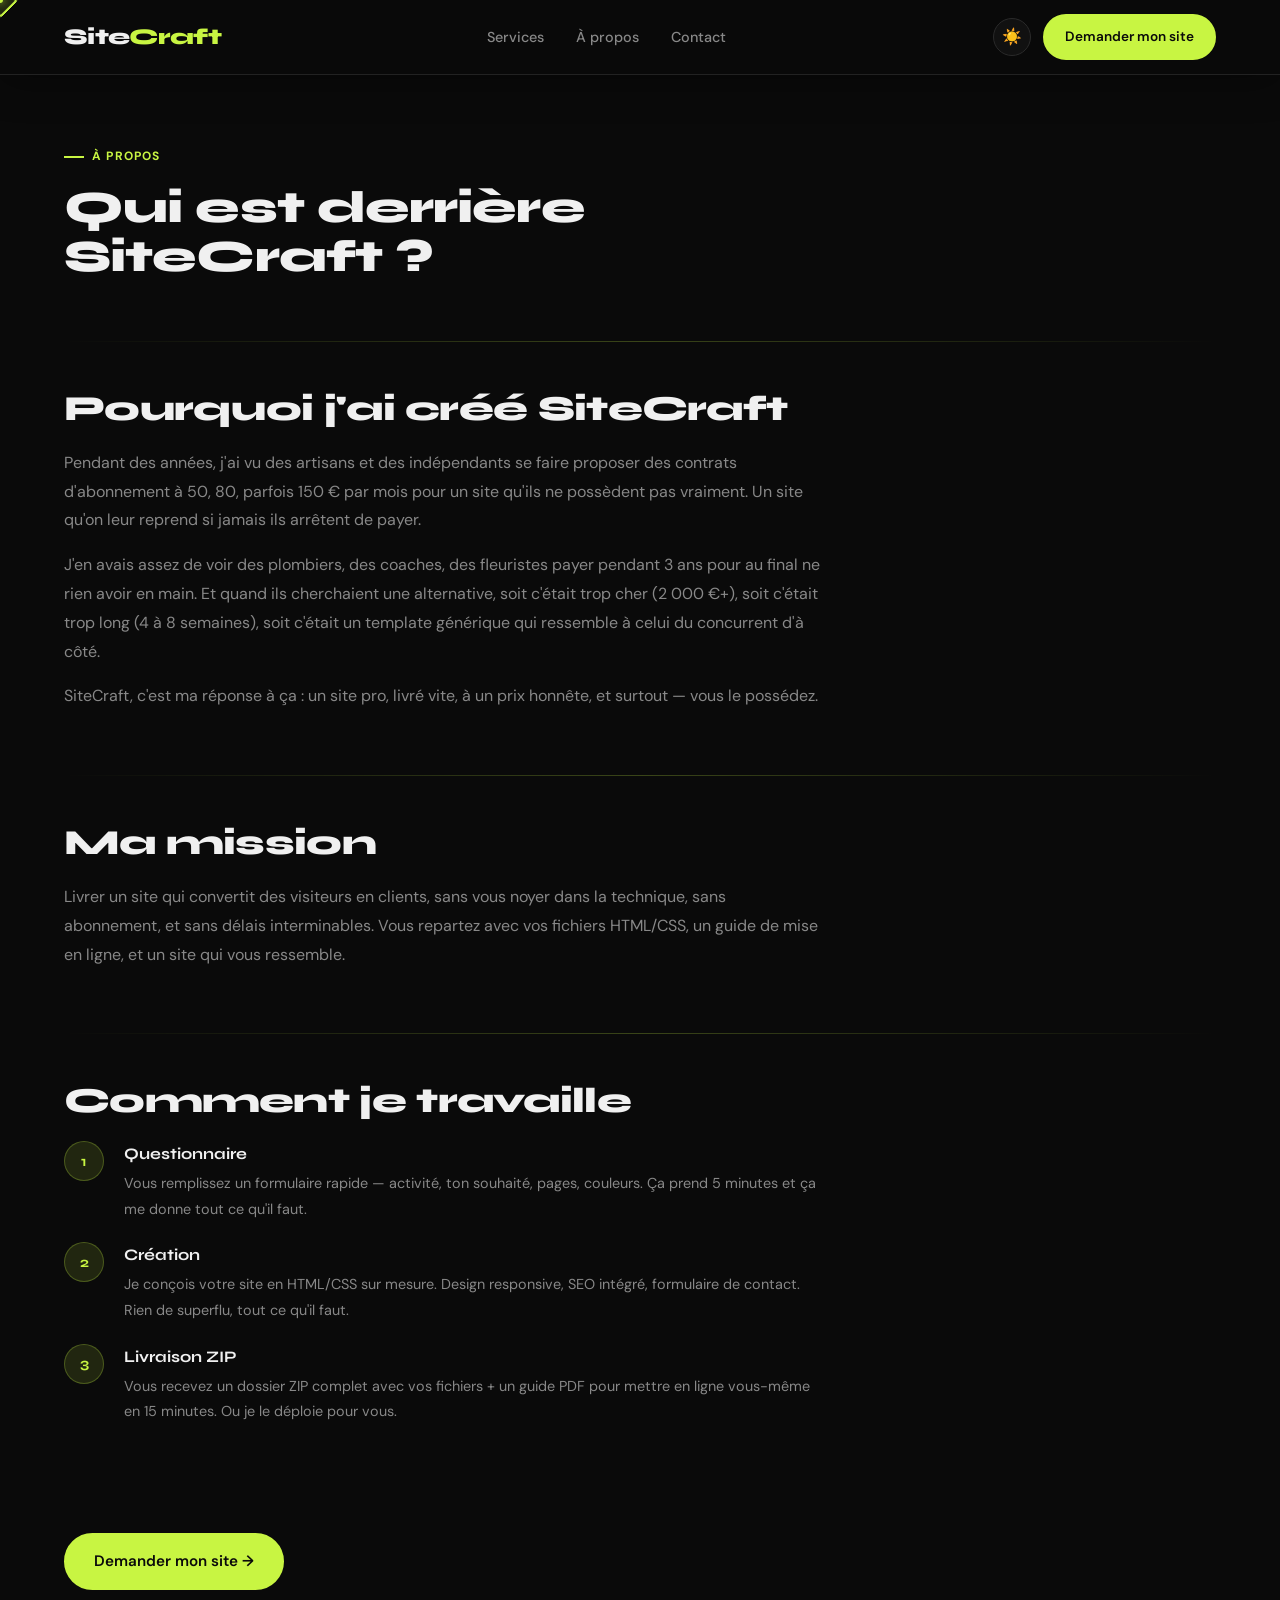
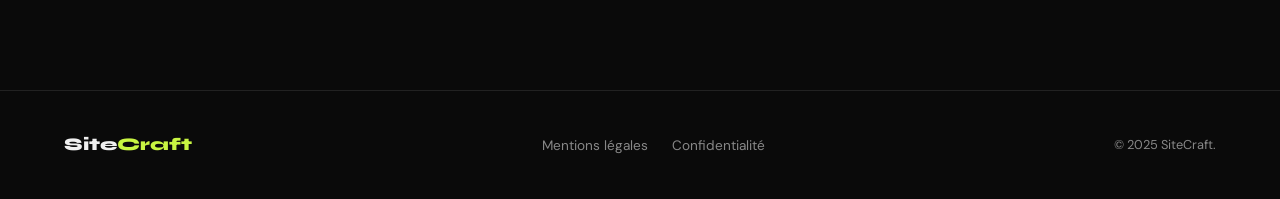
<file: a-propos.html>
<!DOCTYPE html>
<html lang="fr">
<head>
  <meta charset="UTF-8" />
  <meta name="viewport" content="width=device-width, initial-scale=1.0" />
  <title>À propos — SiteCraft</title>
  <meta name="description" content="Découvrez qui est derrière SiteCraft. Un freelance passionné qui crée des sites web pros, rapides et sans abonnement pour artisans et indépendants." />
  <link rel="canonical" href="https://sitecraft.fr/a-propos.html" />
  <meta name="robots" content="index, follow" />
  <link rel="stylesheet" href="styles.css" />
  <style>
    /* ── Cursor : diamant → carré sur hover ── */
    .cursor {
      width: 26px;
      height: 26px;
      border: 2px solid var(--accent);
      border-radius: 4px;
      background: var(--accent-dim);
      transform: translate(-50%, -50%) rotate(45deg);
      transition: width .3s cubic-bezier(.16,1,.3,1),
                  height .3s cubic-bezier(.16,1,.3,1),
                  transform .3s cubic-bezier(.16,1,.3,1),
                  box-shadow .3s;
    }
    .cursor.hover {
      width: 46px;
      height: 46px;
      transform: translate(-50%, -50%) rotate(0deg);
      box-shadow: 0 0 20px var(--accent-glow);
    }
    .cursor-dot {
      width: 6px;
      height: 6px;
      background: var(--accent);
      box-shadow: 0 0 8px var(--accent);
    }

    /* ── Page layout ── */
    .about-hero {
      padding: 140px 0 60px;
      max-width: 760px;
    }
    .about-section {
      padding: 48px 0;
      max-width: 760px;
    }
    .about-section h2 {
      margin-bottom: 20px;
    }
    .about-section p {
      color: var(--muted);
      line-height: 1.8;
      margin-bottom: 16px;
    }
    .steps-list {
      display: flex;
      flex-direction: column;
      gap: 20px;
      margin-top: 8px;
    }
    .step-row {
      display: flex;
      align-items: flex-start;
      gap: 20px;
    }
    .step-num {
      flex-shrink: 0;
      width: 40px;
      height: 40px;
      border-radius: 50%;
      background: var(--accent-dim);
      border: 1px solid rgba(200,245,66,.25);
      color: var(--accent);
      font-family: 'Syne', sans-serif;
      font-weight: 700;
      font-size: .9rem;
      display: flex;
      align-items: center;
      justify-content: center;
    }
    .step-body strong {
      display: block;
      font-family: 'Syne', sans-serif;
      font-weight: 700;
      margin-bottom: 4px;
    }
    .step-body p {
      margin: 0;
      font-size: .9rem;
    }
    .about-cta {
      padding: 60px 0 100px;
    }
    hr.divider {
      border: none;
      height: 1px;
      background: linear-gradient(90deg, transparent, var(--accent), transparent);
      opacity: .25;
      margin: 0;
    }
  </style>
</head>
<body>

<div class="cursor" id="cursor"></div>
<div class="cursor-dot" id="cursorDot"></div>

<nav class="navbar scrolled">
  <div class="container">
    <a href="index.html" class="navbar-logo">Site<span>Craft</span></a>
    <ul class="navbar-links">
      <li><a href="services.html">Services</a></li>
      <li><a href="a-propos.html">À propos</a></li>
      <li><a href="contact.html">Contact</a></li>
    </ul>
    <div style="display:flex;align-items:center;gap:12px;">
      <button class="theme-toggle" id="themeToggle" aria-label="Changer le thème">☀️</button>
      <a href="questionnaire.html" class="btn btn-primary" style="padding:10px 20px;font-size:0.85rem;">Demander mon site</a>
    </div>
  </div>
</nav>

<main>
  <div class="container">

    <!-- H1 -->
    <div class="about-hero fade-up">
      <p class="section-label">À propos</p>
      <h1>Qui est derrière SiteCraft ?</h1>
    </div>

    <hr class="divider" />

    <!-- Section 1 : Pourquoi -->
    <div class="about-section fade-up" data-delay="100">
      <h2>Pourquoi j'ai créé SiteCraft</h2>
      <p>
        Pendant des années, j'ai vu des artisans et des indépendants se faire proposer des contrats d'abonnement à 50, 80, parfois 150 € par mois pour un site qu'ils ne possèdent pas vraiment. Un site qu'on leur reprend si jamais ils arrêtent de payer.
      </p>
      <p>
        J'en avais assez de voir des plombiers, des coaches, des fleuristes payer pendant 3 ans pour au final ne rien avoir en main. Et quand ils cherchaient une alternative, soit c'était trop cher (2 000 €+), soit c'était trop long (4 à 8 semaines), soit c'était un template générique qui ressemble à celui du concurrent d'à côté.
      </p>
      <p>
        SiteCraft, c'est ma réponse à ça : un site pro, livré vite, à un prix honnête, et surtout — vous le possédez.
      </p>
    </div>

    <hr class="divider" />

    <!-- Section 2 : Mission -->
    <div class="about-section fade-up" data-delay="150">
      <h2>Ma mission</h2>
      <p>
        Livrer un site qui convertit des visiteurs en clients, sans vous noyer dans la technique, sans abonnement, et sans délais interminables. Vous repartez avec vos fichiers HTML/CSS, un guide de mise en ligne, et un site qui vous ressemble.
      </p>
    </div>

    <hr class="divider" />

    <!-- Section 3 : Comment je travaille -->
    <div class="about-section fade-up" data-delay="200">
      <h2>Comment je travaille</h2>
      <div class="steps-list">
        <div class="step-row">
          <div class="step-num">1</div>
          <div class="step-body">
            <strong>Questionnaire</strong>
            <p>Vous remplissez un formulaire rapide — activité, ton souhaité, pages, couleurs. Ça prend 5 minutes et ça me donne tout ce qu'il faut.</p>
          </div>
        </div>
        <div class="step-row">
          <div class="step-num">2</div>
          <div class="step-body">
            <strong>Création</strong>
            <p>Je conçois votre site en HTML/CSS sur mesure. Design responsive, SEO intégré, formulaire de contact. Rien de superflu, tout ce qu'il faut.</p>
          </div>
        </div>
        <div class="step-row">
          <div class="step-num">3</div>
          <div class="step-body">
            <strong>Livraison ZIP</strong>
            <p>Vous recevez un dossier ZIP complet avec vos fichiers + un guide PDF pour mettre en ligne vous-même en 15 minutes. Ou je le déploie pour vous.</p>
          </div>
        </div>
      </div>
    </div>

    <!-- CTA -->
    <div class="about-cta fade-up" data-delay="250">
      <a href="questionnaire.html" class="btn btn-primary btn-lg">Demander mon site →</a>
    </div>

  </div>
</main>

<footer>
  <div class="container">
    <div class="footer-inner">
      <div class="footer-logo">Site<span>Craft</span></div>
      <ul class="footer-links">
        <li><a href="mentions-legales.html">Mentions légales</a></li>
        <li><a href="politique-confidentialite.html">Confidentialité</a></li>
      </ul>
      <p class="footer-copy">© 2025 SiteCraft.</p>
    </div>
  </div>
</footer>

<script>
const cursor=document.getElementById('cursor');
const cursorDot=document.getElementById('cursorDot');
let mouseX=0,mouseY=0,curX=0,curY=0;
document.addEventListener('mousemove',e=>{mouseX=e.clientX;mouseY=e.clientY;cursorDot.style.left=mouseX+'px';cursorDot.style.top=mouseY+'px';});
function ac(){curX+=(mouseX-curX)*0.12;curY+=(mouseY-curY)*0.12;cursor.style.left=curX+'px';cursor.style.top=curY+'px';requestAnimationFrame(ac);}ac();
document.querySelectorAll('a,button').forEach(el=>{
  el.addEventListener('mouseenter',()=>cursor.classList.add('hover'));
  el.addEventListener('mouseleave',()=>cursor.classList.remove('hover'));
});
const themeToggle=document.getElementById('themeToggle');
const html=document.documentElement;
const savedTheme=localStorage.getItem('theme')||'dark';
html.setAttribute('data-theme',savedTheme);
if(themeToggle){themeToggle.textContent=savedTheme==='light'?'🌙':'☀️';themeToggle.addEventListener('click',()=>{const c=html.getAttribute('data-theme');const n=c==='dark'?'light':'dark';html.setAttribute('data-theme',n);localStorage.setItem('theme',n);themeToggle.textContent=n==='light'?'🌙':'☀️';});}
document.querySelectorAll('.fade-up').forEach(el=>{el.style.opacity='0';el.style.transform='translateY(30px)';setTimeout(()=>{el.style.transition='opacity 0.7s ease, transform 0.7s ease';el.style.opacity='1';el.style.transform='translateY(0)';},(parseInt(el.dataset.delay)||0));});
</script>
</body>
</html>
</file>
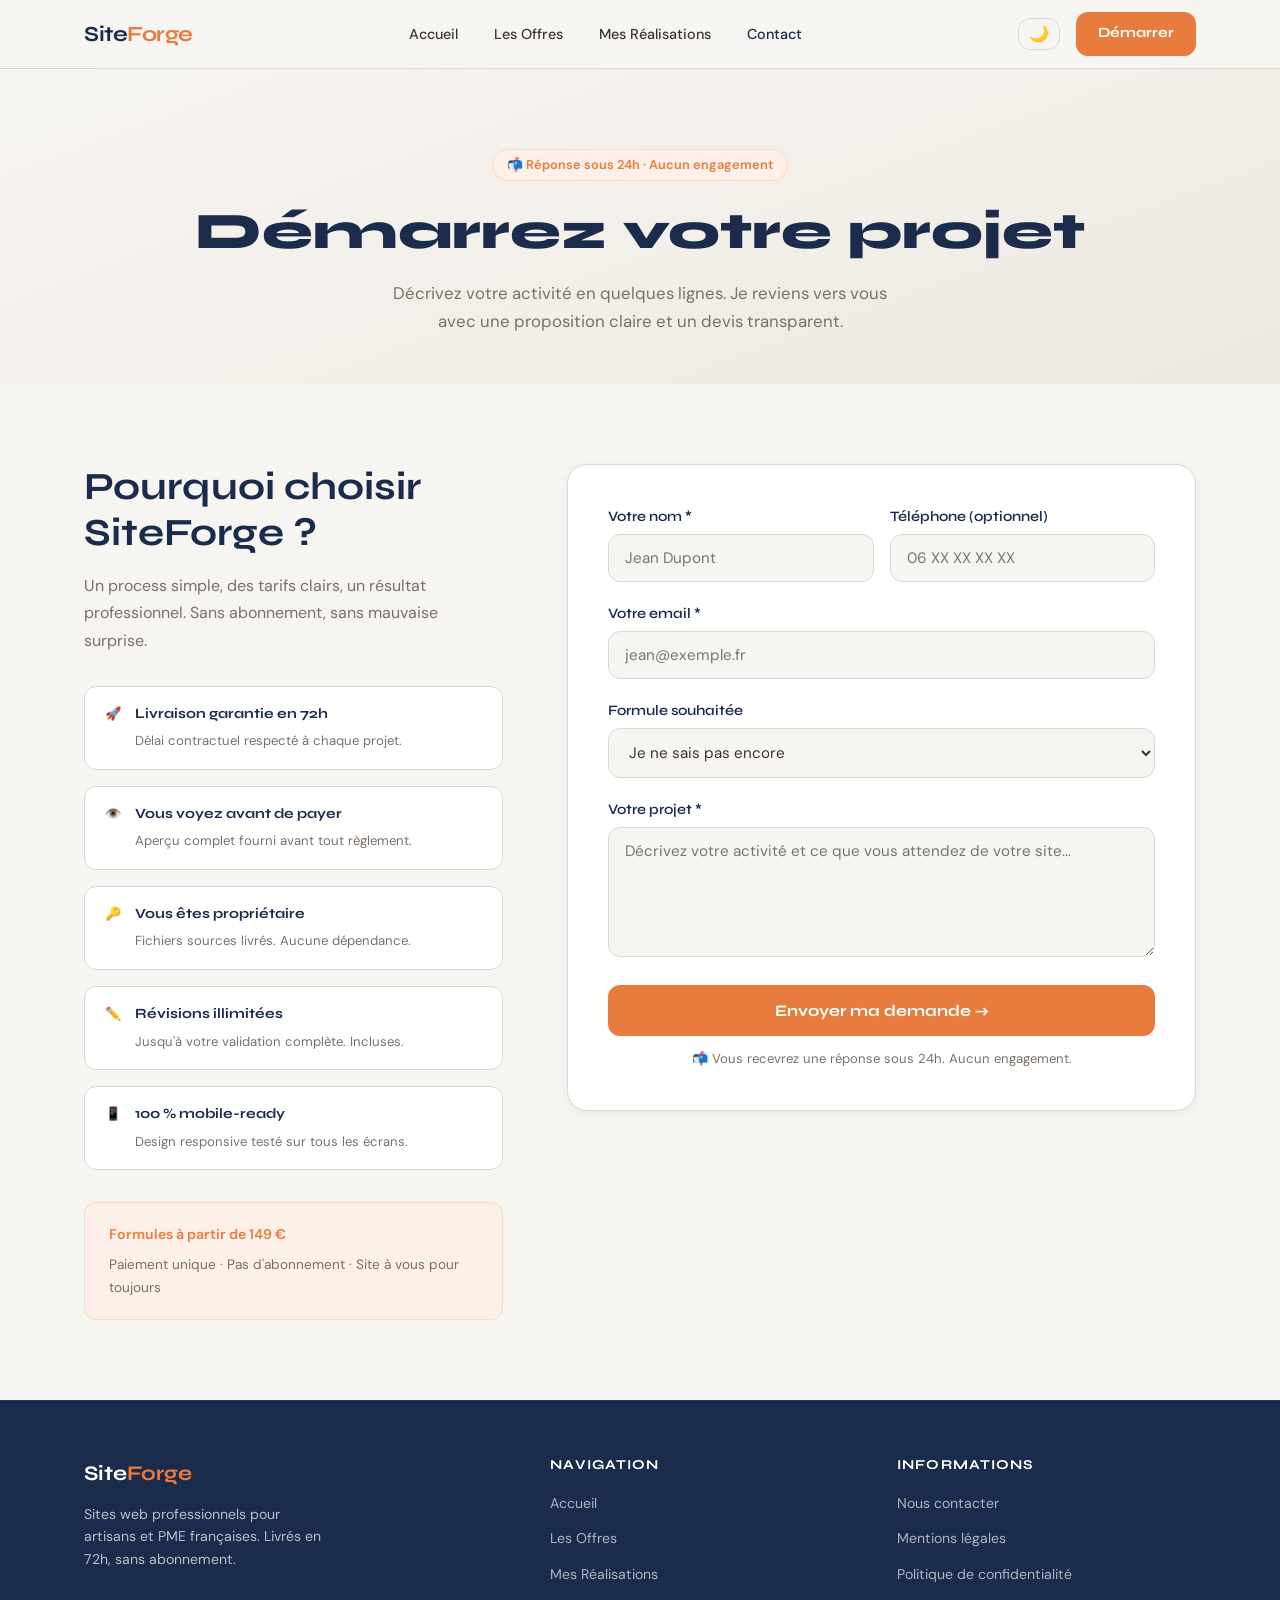
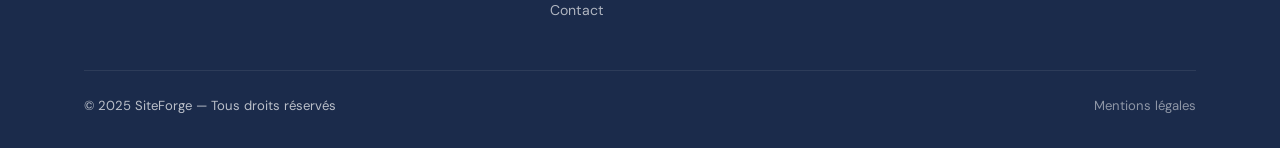
<file: contact.html>
<!DOCTYPE html>
<html lang="fr">
<head>
  <script>document.documentElement.setAttribute('data-theme',localStorage.getItem('siteforge-theme')||'light');</script>
  <meta charset="UTF-8" />
  <meta name="viewport" content="width=device-width, initial-scale=1.0" />
  <meta name="robots" content="index, follow" />
  <title>Contact — SiteForge</title>
  <meta name="description" content="Démarrez votre projet de site web avec SiteForge. Répondez en 2 minutes, recevez votre site en 72h. Aucun engagement." />
  <meta name="author" content="SiteForge" />
  <link rel="canonical" href="https://siteforge.fr/contact.html" />
  <meta property="og:type" content="website" />
  <meta property="og:url" content="https://siteforge.fr/contact.html" />
  <meta property="og:title" content="Contact — SiteForge" />
  <meta property="og:description" content="Démarrez votre projet de site web. Réponse sous 24h. Aucun engagement." />
  <meta property="og:locale" content="fr_FR" />
  <link rel="preconnect" href="https://fonts.googleapis.com" />
  <link rel="preconnect" href="https://fonts.gstatic.com" crossorigin />
  <link href="https://fonts.googleapis.com/css2?family=Syne:wght@600;700;800&family=DM+Sans:wght@300;400;500;600&display=swap" rel="stylesheet" />
  <link rel="stylesheet" href="style.css" />
</head>
<body>

<!-- ══════════════════════ MOBILE NAV ══════════════════════ -->
<nav class="navbar-mobile" id="mobileNav" aria-label="Navigation mobile">
  <button class="mobile-close" id="mobileClose" aria-label="Fermer le menu">✕</button>
  <a href="index.html">Accueil</a>
  <a href="index.html#offres">Les Offres</a>
  <a href="realisations.html">Mes Réalisations</a>
  <a href="contact.html">Contact</a>
  <a href="contact.html" class="btn-accent" style="margin-top:8px;">Démarrer</a>
</nav>

<!-- ══════════════════════ NAVBAR ══════════════════════ -->
<nav class="navbar" id="navbar" aria-label="Navigation principale">
  <div class="container">
    <a href="index.html" class="navbar-logo">Site<span>Forge</span></a>
    <ul class="navbar-links">
      <li><a href="index.html">Accueil</a></li>
      <li><a href="index.html#offres">Les Offres</a></li>
      <li><a href="realisations.html">Mes Réalisations</a></li>
      <li><a href="contact.html" class="active">Contact</a></li>
    </ul>
    <div class="navbar-cta">
      <button class="theme-toggle" id="themeToggle" aria-label="Changer le thème">🌙</button>
      <a href="questionnaire.html" class="btn-accent" style="padding:10px 22px;font-size:0.88rem;">Démarrer</a>
    </div>
    <button class="navbar-hamburger" id="hamburger" aria-label="Ouvrir le menu" aria-expanded="false">
      <span></span><span></span><span></span>
    </button>
  </div>
</nav>

<!-- ══════════════════════ HERO PAGE ══════════════════════ -->
<div class="page-hero" style="padding-bottom:48px;">
  <div class="container">
    <div class="badge-pill">📬 Réponse sous 24h · Aucun engagement</div>
    <h1>Démarrez votre projet</h1>
    <p>Décrivez votre activité en quelques lignes. Je reviens vers vous avec une proposition claire et un devis transparent.</p>
  </div>
</div>

<!-- ══════════════════════ CONTACT SECTION ══════════════════════ -->
<section class="contact-section">
  <div class="container">
    <div class="contact-layout">

      <!-- Colonne info -->
      <div class="contact-info">
        <h2 style="margin-bottom:16px;">Pourquoi choisir SiteForge&nbsp;?</h2>
        <p>Un process simple, des tarifs clairs, un résultat professionnel. Sans abonnement, sans mauvaise surprise.</p>

        <div class="contact-perks">
          <div class="contact-perk">
            <span class="contact-perk-icon" aria-hidden="true">🚀</span>
            <div>
              <strong>Livraison garantie en 72h</strong>
              <span>Délai contractuel respecté à chaque projet.</span>
            </div>
          </div>
          <div class="contact-perk">
            <span class="contact-perk-icon" aria-hidden="true">👁️</span>
            <div>
              <strong>Vous voyez avant de payer</strong>
              <span>Aperçu complet fourni avant tout règlement.</span>
            </div>
          </div>
          <div class="contact-perk">
            <span class="contact-perk-icon" aria-hidden="true">🔑</span>
            <div>
              <strong>Vous êtes propriétaire</strong>
              <span>Fichiers sources livrés. Aucune dépendance.</span>
            </div>
          </div>
          <div class="contact-perk">
            <span class="contact-perk-icon" aria-hidden="true">✏️</span>
            <div>
              <strong>Révisions illimitées</strong>
              <span>Jusqu'à votre validation complète. Incluses.</span>
            </div>
          </div>
          <div class="contact-perk">
            <span class="contact-perk-icon" aria-hidden="true">📱</span>
            <div>
              <strong>100&nbsp;% mobile-ready</strong>
              <span>Design responsive testé sur tous les écrans.</span>
            </div>
          </div>
        </div>

        <div style="margin-top:32px;padding:20px 24px;background:var(--accent-soft);border-radius:var(--radius);border:1px solid rgba(232,124,62,0.2);">
          <p style="font-size:0.88rem;color:var(--accent);font-weight:600;margin-bottom:6px;">Formules à partir de 149&nbsp;€</p>
          <p style="font-size:0.85rem;color:var(--text-muted);margin:0;">Paiement unique · Pas d'abonnement · Site à vous pour toujours</p>
        </div>
      </div>

      <!-- Formulaire -->
      <div>
        <form action="https://formsubmit.co/ptiorkin@hotmail.fr" method="POST" class="contact-form" novalidate>
          <!-- Anti-spam honeypot -->
          <input type="text" name="_honey" style="display:none" tabindex="-1" autocomplete="off">
          <!-- Désactiver le captcha FormSubmit -->
          <input type="hidden" name="_captcha" value="false">
          <!-- Page de redirection après envoi -->
          <input type="hidden" name="_next" value="https://siteforge.fr/merci.html">
          <!-- Sujet de l'email -->
          <input type="hidden" name="_subject" value="Nouveau message SiteForge">

          <div class="form-row">
            <div class="form-group">
              <label for="name">Votre nom *</label>
              <input type="text" id="name" name="name" required placeholder="Jean Dupont" autocomplete="name">
            </div>
            <div class="form-group">
              <label for="phone">Téléphone (optionnel)</label>
              <input type="tel" id="phone" name="phone" placeholder="06 XX XX XX XX" autocomplete="tel">
            </div>
          </div>

          <div class="form-group">
            <label for="email">Votre email *</label>
            <input type="email" id="email" name="email" required placeholder="jean@exemple.fr" autocomplete="email">
          </div>

          <div class="form-group">
            <label for="service">Formule souhaitée</label>
            <select id="service" name="service">
              <option value="">Je ne sais pas encore</option>
              <option value="essentiel">Essentiel — 149 €</option>
              <option value="professionnel">Professionnel — 249 €</option>
              <option value="premium">Premium — 399 €</option>
            </select>
          </div>

          <div class="form-group">
            <label for="message">Votre projet *</label>
            <textarea id="message" name="message" required rows="5"
              placeholder="Décrivez votre activité et ce que vous attendez de votre site..."></textarea>
          </div>

          <button type="submit" class="btn-accent btn-full">
            Envoyer ma demande →
          </button>

          <p class="form-note">📬 Vous recevrez une réponse sous 24h. Aucun engagement.</p>
        </form>
      </div>

    </div>
  </div>
</section>

<!-- ══════════════════════ FOOTER ══════════════════════ -->
<footer class="footer" aria-label="Pied de page">
  <div class="container">
    <div class="footer-grid">
      <div>
        <a href="index.html" class="footer-logo">Site<span>Forge</span></a>
        <p class="footer-tagline">Sites web professionnels pour artisans et PME françaises. Livrés en 72h, sans abonnement.</p>
      </div>
      <div class="footer-col">
        <h4>Navigation</h4>
        <ul>
          <li><a href="index.html">Accueil</a></li>
          <li><a href="index.html#offres">Les Offres</a></li>
          <li><a href="realisations.html">Mes Réalisations</a></li>
          <li><a href="contact.html">Contact</a></li>
        </ul>
      </div>
      <div class="footer-col">
        <h4>Informations</h4>
        <ul>
          <li><a href="contact.html">Nous contacter</a></li>
          <li><a href="mentions-legales.html">Mentions légales</a></li>
          <li><a href="politique-confidentialite.html">Politique de confidentialité</a></li>
        </ul>
      </div>
    </div>
    <div class="footer-bottom">
      <span>© 2025 SiteForge — Tous droits réservés</span>
      <a href="mentions-legales.html">Mentions légales</a>
    </div>
  </div>
</footer>

<script>
  const hamburger = document.getElementById('hamburger');
  const mobileNav = document.getElementById('mobileNav');
  const mobileClose = document.getElementById('mobileClose');

  hamburger.addEventListener('click', () => {
    mobileNav.classList.add('open');
    hamburger.setAttribute('aria-expanded', 'true');
  });

  mobileClose.addEventListener('click', () => {
    mobileNav.classList.remove('open');
    hamburger.setAttribute('aria-expanded', 'false');
  });

  mobileNav.addEventListener('click', (e) => {
    if (e.target === mobileNav) {
      mobileNav.classList.remove('open');
      hamburger.setAttribute('aria-expanded', 'false');
    }
  });

  const themeToggle = document.getElementById('themeToggle');
  const html = document.documentElement;
  const applyTheme = (t) => {
    html.setAttribute('data-theme', t);
    localStorage.setItem('siteforge-theme', t);
    themeToggle.textContent = t === 'dark' ? '☀️' : '🌙';
    themeToggle.setAttribute('aria-label', t === 'dark' ? 'Passer en mode clair' : 'Passer en mode sombre');
  };
  applyTheme(localStorage.getItem('siteforge-theme') || 'light');
  themeToggle.addEventListener('click', () => {
    applyTheme(html.getAttribute('data-theme') === 'dark' ? 'light' : 'dark');
  });
</script>

</body>
</html>
</file>
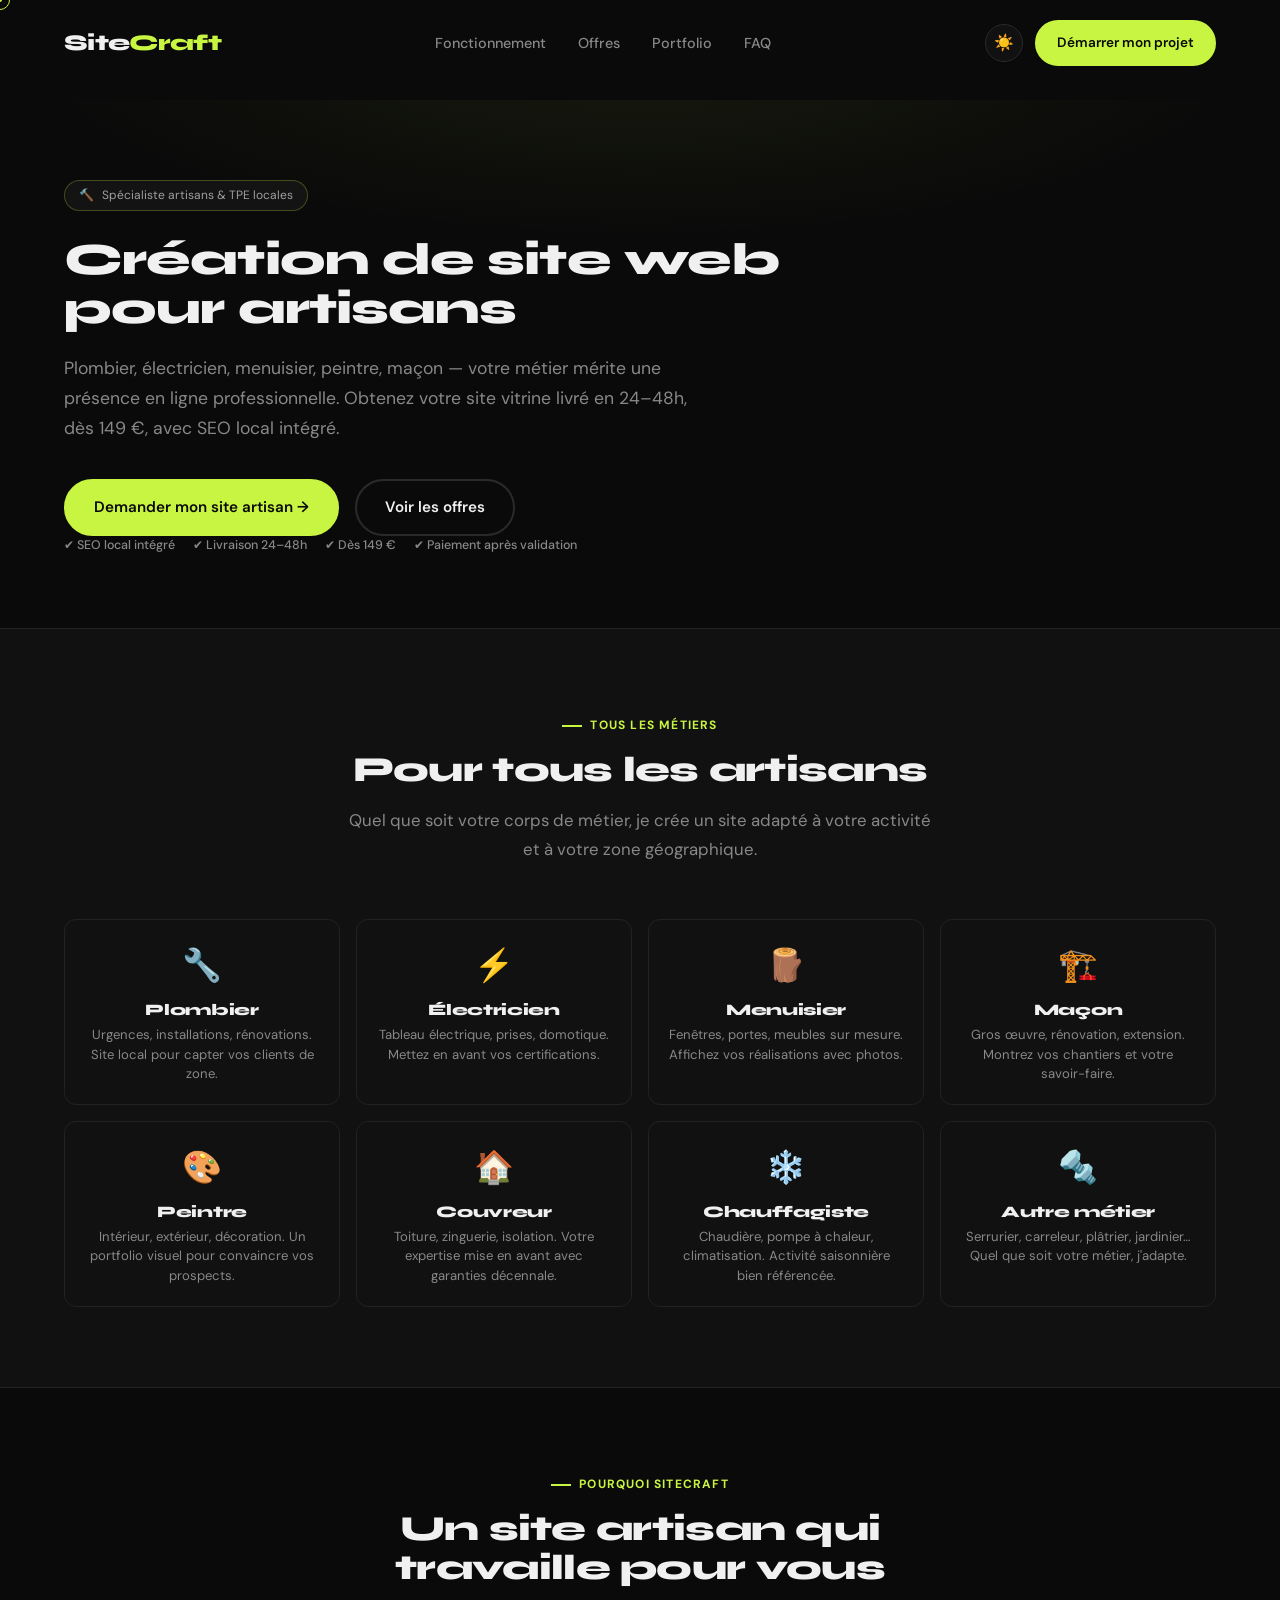
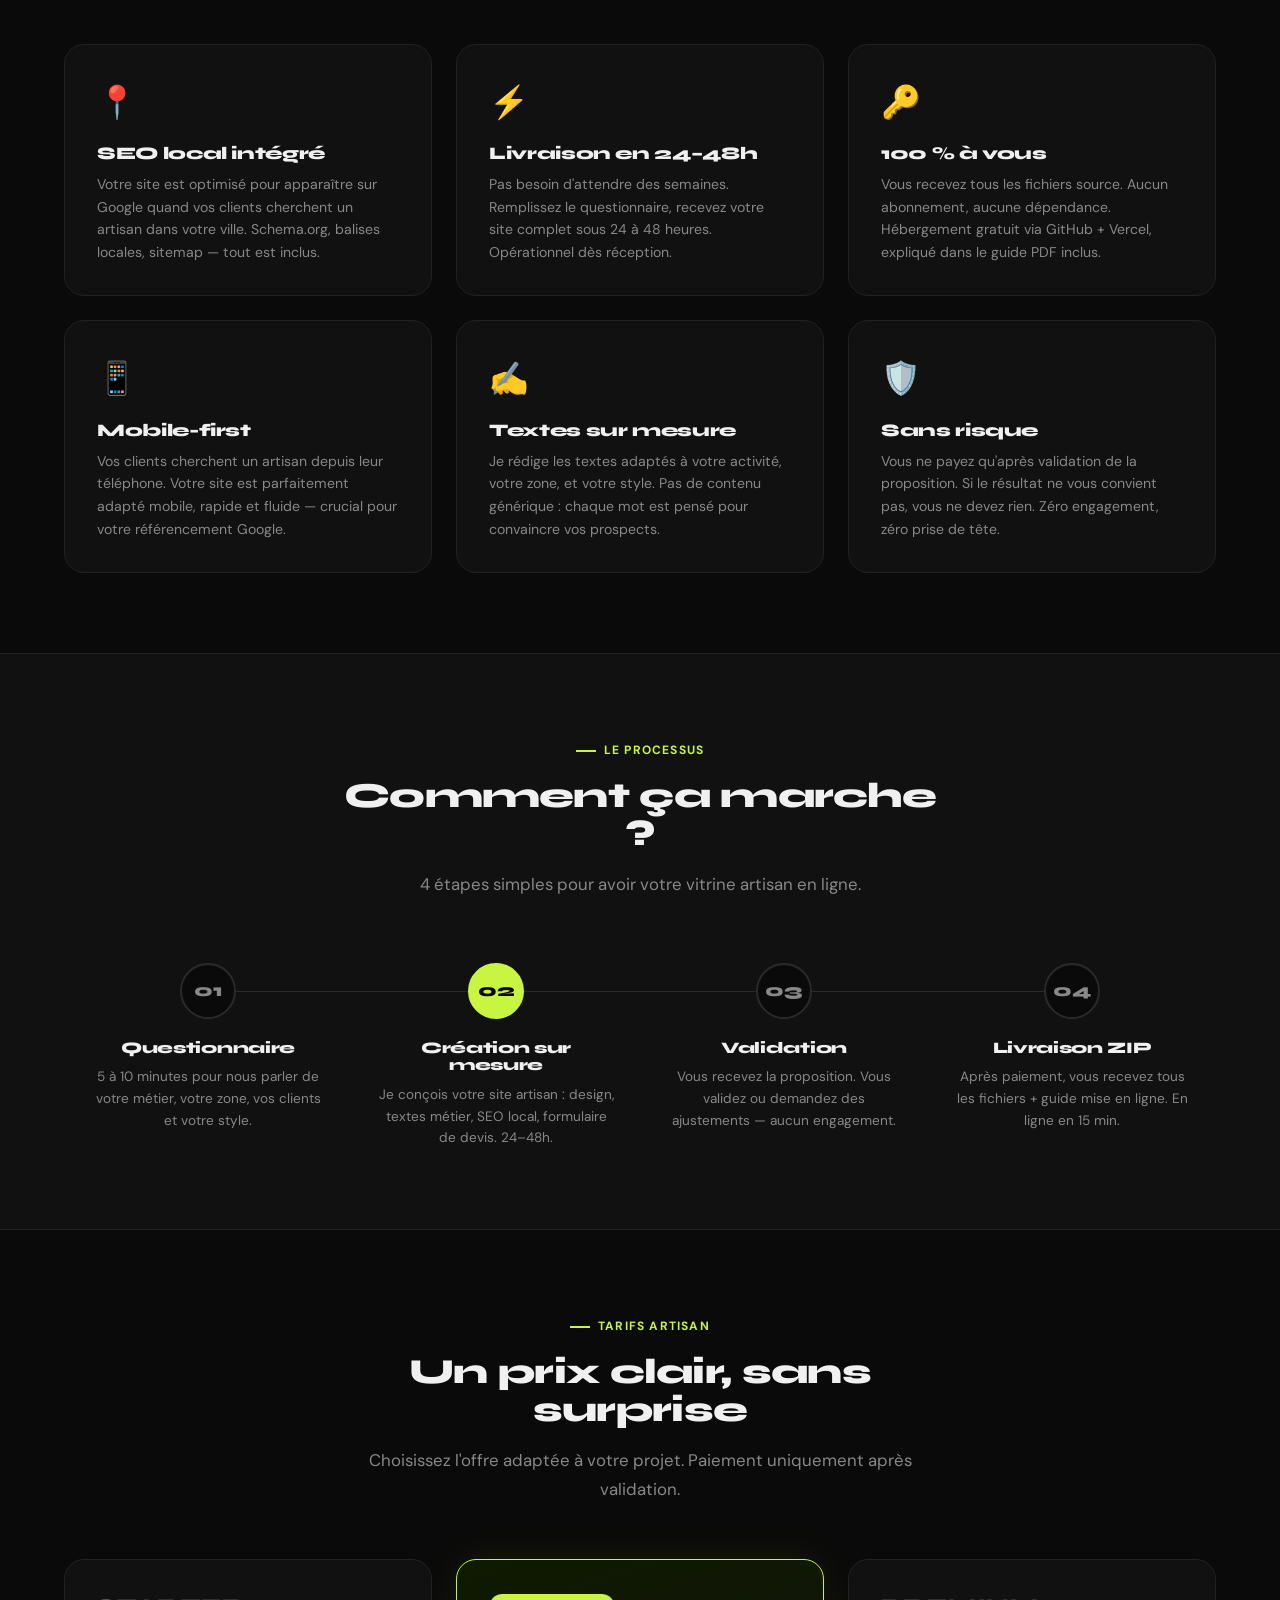
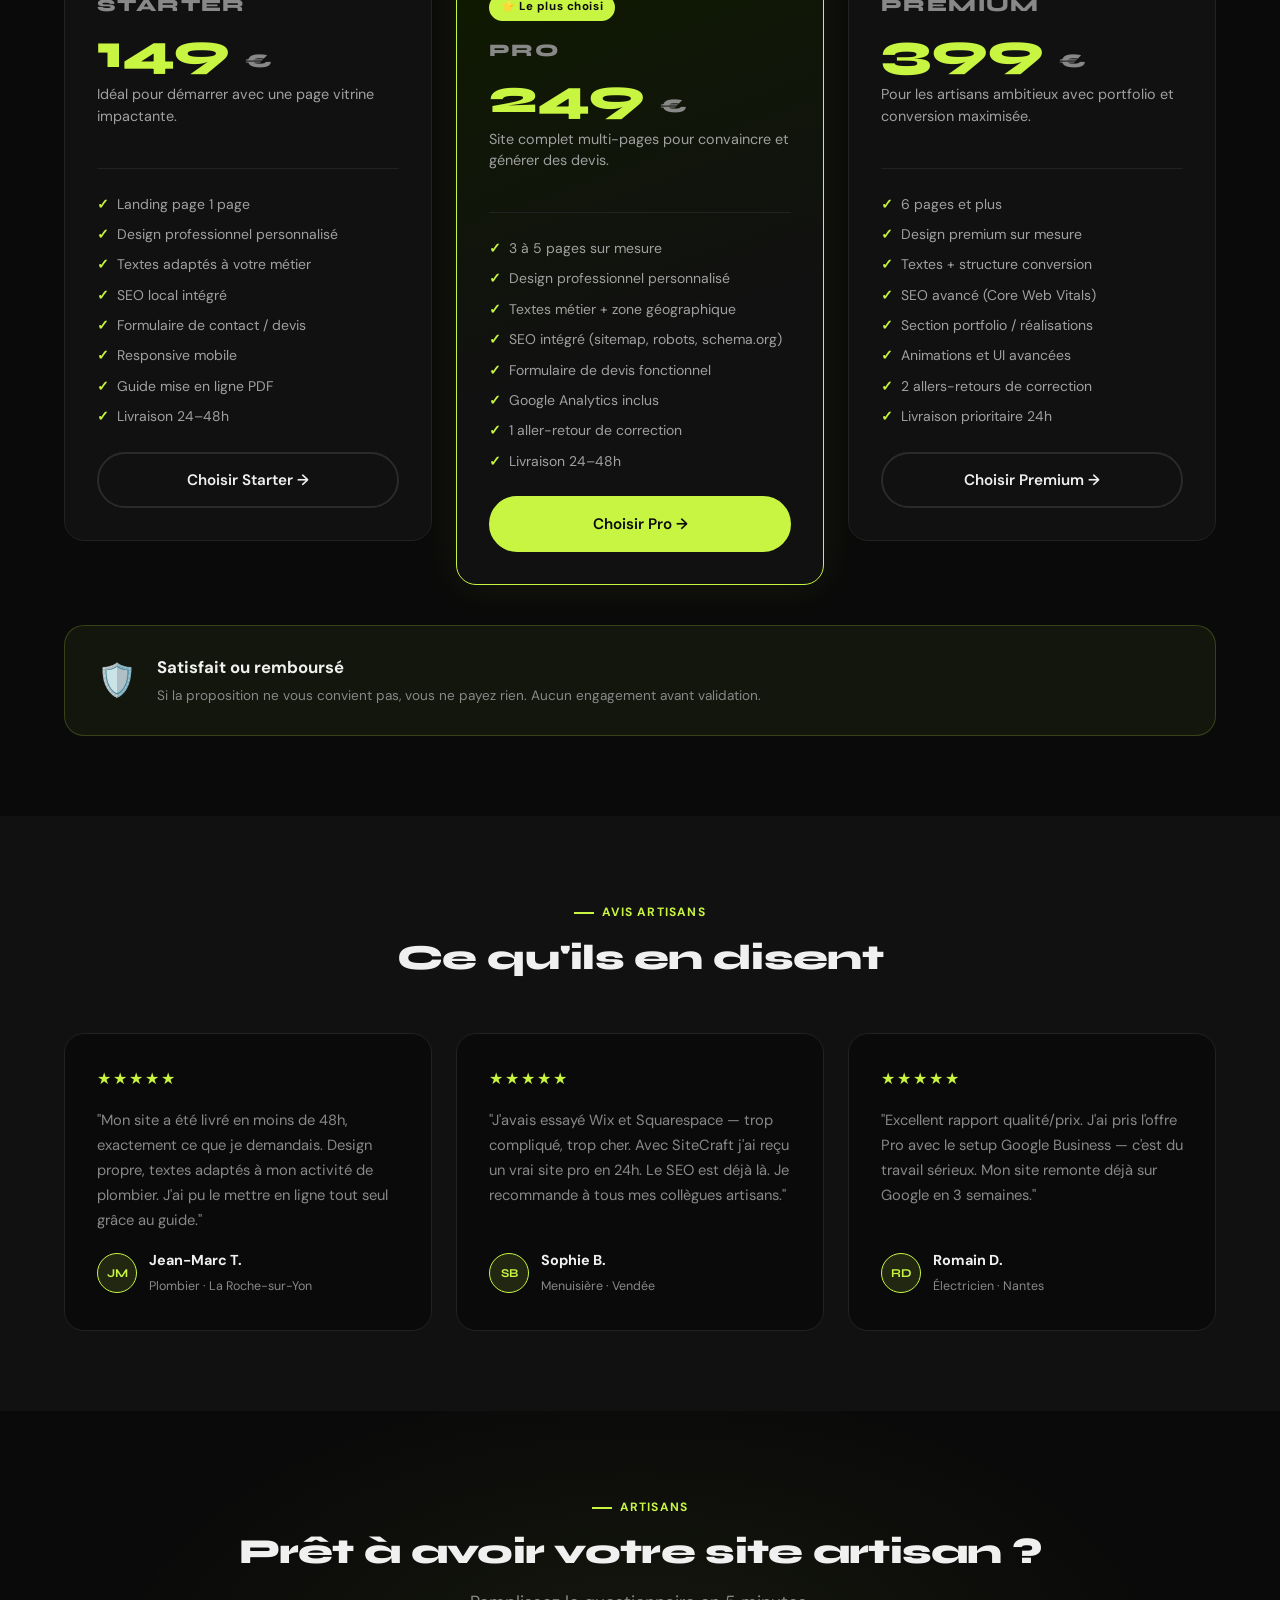
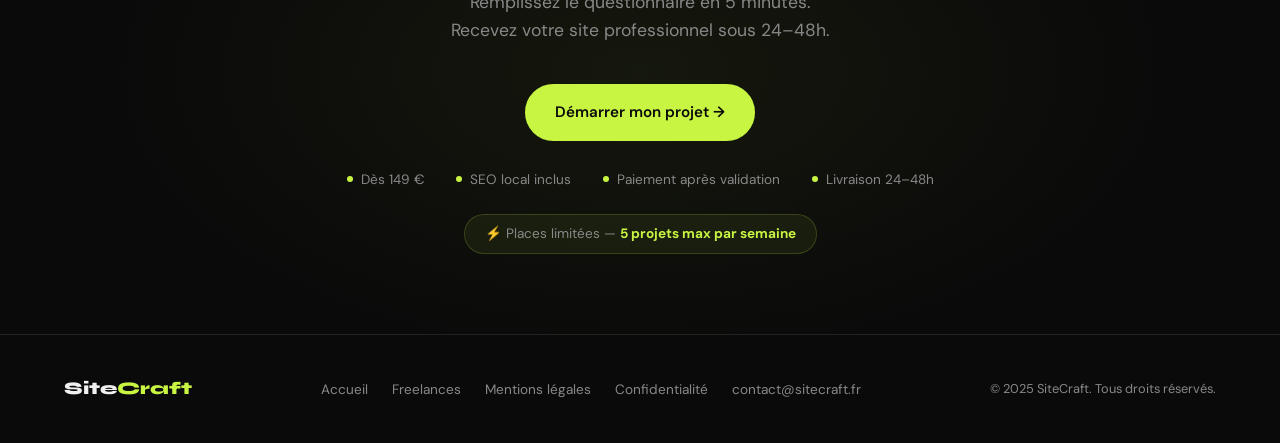
<file: creation-site-artisan.html>
<!DOCTYPE html>
<html lang="fr">
<head>
  <script>document.documentElement.setAttribute("data-theme",localStorage.getItem("theme")||"dark");</script>
  <meta charset="UTF-8" />
  <meta name="viewport" content="width=device-width, initial-scale=1.0" />
  <title>Création site web artisan — Livré en 24h | SiteCraft</title>
  <meta name="description" content="Site web professionnel pour artisan : plombier, électricien, menuisier, maçon. Livré en 24–48h dès 149 €. SEO local inclus. Paiement après validation." />
  <meta name="keywords" content="site web artisan, création site web plombier, site internet électricien, site web menuisier, site artisan pas cher, vitrine locale artisan" />
  <meta property="og:title" content="Création site web artisan — Livré en 24h dès 149 € | SiteCraft" />
  <meta property="og:description" content="Site web professionnel pour artisan. Livré en 24–48h dès 149 €. SEO local inclus. Fichiers HTML/CSS que vous possédez." />
  <meta property="og:url" content="https://sitecraft.fr/creation-site-artisan" />
  <meta name="twitter:card" content="summary_large_image" />
  <link rel="canonical" href="https://sitecraft.fr/creation-site-artisan" />
  <link rel="stylesheet" href="styles.css" />
</head>
<body>

<div class="cursor" id="cursor"></div>
<div class="cursor-dot" id="cursorDot"></div>

<!-- MOBILE NAV OVERLAY -->
<nav class="navbar-mobile" id="mobileNav">
  <button class="mobile-close" id="mobileClose" aria-label="Fermer">✕</button>
  <a href="index.html" onclick="closeMobile()">Accueil</a>
  <a href="index.html#offre" onclick="closeMobile()">Offres</a>
  <a href="index.html#faq" onclick="closeMobile()">FAQ</a>
  <a href="questionnaire.html" class="btn btn-primary" style="margin-top:16px;">Démarrer mon projet</a>
</nav>

<!-- NAVBAR -->
<nav class="navbar" id="navbar">
  <div class="container">
    <a href="index.html" class="navbar-logo">Site<span>Craft</span></a>
    <ul class="navbar-links">
      <li><a href="index.html#fonctionnement">Fonctionnement</a></li>
      <li><a href="index.html#offre">Offres</a></li>
      <li><a href="index.html#portfolio">Portfolio</a></li>
      <li><a href="index.html#faq">FAQ</a></li>
    </ul>
    <div style="display:flex;align-items:center;gap:12px;">
      <button class="theme-toggle" id="themeToggle" aria-label="Changer le thème" title="Mode clair / sombre">☀️</button>
      <a href="questionnaire.html" class="btn btn-primary" style="padding:10px 20px;font-size:0.85rem;">Démarrer mon projet</a>
    </div>
    <button class="navbar-hamburger" id="hamburger" aria-label="Menu">
      <span></span><span></span><span></span>
    </button>
  </div>
</nav>

<main class="seo-page">

  <!-- ── HERO ── -->
  <section class="seo-hero">
    <div class="container">
      <div class="hero-badge fade-up" style="margin-bottom:24px;">
        <span>🔨</span> Spécialiste artisans &amp; TPE locales
      </div>
      <h1 class="fade-up delay-1">Création de site web<br>pour artisans</h1>
      <p class="fade-up delay-2">
        Plombier, électricien, menuisier, peintre, maçon — votre métier mérite une présence en ligne professionnelle. Obtenez votre site vitrine livré en 24–48h, dès 149 €, avec SEO local intégré.
      </p>
      <div class="seo-hero-cta fade-up delay-3">
        <a href="questionnaire.html" class="btn btn-primary btn-lg">Demander mon site artisan →</a>
        <a href="index.html#offre" class="btn btn-outline btn-lg">Voir les offres</a>
      </div>
      <div class="hero-trust fade-up delay-4">
        <span>✔ SEO local intégré</span>
        <span>✔ Livraison 24–48h</span>
        <span>✔ Dès 149 €</span>
        <span>✔ Paiement après validation</span>
      </div>
    </div>
  </section>

  <!-- ── MÉTIERS COUVERTS ── -->
  <section style="background:var(--surface);border-top:1px solid var(--border);border-bottom:1px solid var(--border);">
    <div class="container">
      <div class="section-header fade-up" style="margin:0 auto 56px;text-align:center;">
        <div class="section-label" style="justify-content:center;">Tous les métiers</div>
        <h2>Pour tous les artisans</h2>
        <p>Quel que soit votre corps de métier, je crée un site adapté à votre activité et à votre zone géographique.</p>
      </div>
      <div class="metiers-grid">
        <div class="metier-card fade-up">
          <span class="metier-emoji">🔧</span>
          <h3>Plombier</h3>
          <p>Urgences, installations, rénovations. Site local pour capter vos clients de zone.</p>
        </div>
        <div class="metier-card fade-up delay-1">
          <span class="metier-emoji">⚡</span>
          <h3>Électricien</h3>
          <p>Tableau électrique, prises, domotique. Mettez en avant vos certifications.</p>
        </div>
        <div class="metier-card fade-up delay-2">
          <span class="metier-emoji">🪵</span>
          <h3>Menuisier</h3>
          <p>Fenêtres, portes, meubles sur mesure. Affichez vos réalisations avec photos.</p>
        </div>
        <div class="metier-card fade-up delay-3">
          <span class="metier-emoji">🏗️</span>
          <h3>Maçon</h3>
          <p>Gros œuvre, rénovation, extension. Montrez vos chantiers et votre savoir-faire.</p>
        </div>
        <div class="metier-card fade-up">
          <span class="metier-emoji">🎨</span>
          <h3>Peintre</h3>
          <p>Intérieur, extérieur, décoration. Un portfolio visuel pour convaincre vos prospects.</p>
        </div>
        <div class="metier-card fade-up delay-1">
          <span class="metier-emoji">🏠</span>
          <h3>Couvreur</h3>
          <p>Toiture, zinguerie, isolation. Votre expertise mise en avant avec garanties décennale.</p>
        </div>
        <div class="metier-card fade-up delay-2">
          <span class="metier-emoji">❄️</span>
          <h3>Chauffagiste</h3>
          <p>Chaudière, pompe à chaleur, climatisation. Activité saisonnière bien référencée.</p>
        </div>
        <div class="metier-card fade-up delay-3">
          <span class="metier-emoji">🔩</span>
          <h3>Autre métier</h3>
          <p>Serrurier, carreleur, plâtrier, jardinier… Quel que soit votre métier, j'adapte.</p>
        </div>
      </div>
    </div>
  </section>

  <!-- ── VALEUR AJOUTÉE ── -->
  <section>
    <div class="container">
      <div class="section-header fade-up" style="margin:0 auto 56px;text-align:center;">
        <div class="section-label" style="justify-content:center;">Pourquoi SiteCraft</div>
        <h2>Un site artisan qui travaille pour vous</h2>
      </div>
      <div class="seo-values-grid">
        <div class="seo-value-card fade-up">
          <span class="seo-value-icon">📍</span>
          <h3>SEO local intégré</h3>
          <p>Votre site est optimisé pour apparaître sur Google quand vos clients cherchent un artisan dans votre ville. Schema.org, balises locales, sitemap — tout est inclus.</p>
        </div>
        <div class="seo-value-card fade-up delay-1">
          <span class="seo-value-icon">⚡</span>
          <h3>Livraison en 24–48h</h3>
          <p>Pas besoin d'attendre des semaines. Remplissez le questionnaire, recevez votre site complet sous 24 à 48 heures. Opérationnel dès réception.</p>
        </div>
        <div class="seo-value-card fade-up delay-2">
          <span class="seo-value-icon">🔑</span>
          <h3>100 % à vous</h3>
          <p>Vous recevez tous les fichiers source. Aucun abonnement, aucune dépendance. Hébergement gratuit via GitHub + Vercel, expliqué dans le guide PDF inclus.</p>
        </div>
        <div class="seo-value-card fade-up">
          <span class="seo-value-icon">📱</span>
          <h3>Mobile-first</h3>
          <p>Vos clients cherchent un artisan depuis leur téléphone. Votre site est parfaitement adapté mobile, rapide et fluide — crucial pour votre référencement Google.</p>
        </div>
        <div class="seo-value-card fade-up delay-1">
          <span class="seo-value-icon">✍️</span>
          <h3>Textes sur mesure</h3>
          <p>Je rédige les textes adaptés à votre activité, votre zone, et votre style. Pas de contenu générique : chaque mot est pensé pour convaincre vos prospects.</p>
        </div>
        <div class="seo-value-card fade-up delay-2">
          <span class="seo-value-icon">🛡️</span>
          <h3>Sans risque</h3>
          <p>Vous ne payez qu'après validation de la proposition. Si le résultat ne vous convient pas, vous ne devez rien. Zéro engagement, zéro prise de tête.</p>
        </div>
      </div>
    </div>
  </section>

  <!-- ── PROCESS ── -->
  <section class="how-bg">
    <div class="container">
      <div class="section-header fade-up" style="margin:0 auto 64px;text-align:center;">
        <div class="section-label" style="justify-content:center;">Le processus</div>
        <h2>Comment ça marche ?</h2>
        <p>4 étapes simples pour avoir votre vitrine artisan en ligne.</p>
      </div>
      <div class="steps-grid">
        <div class="step-item fade-up">
          <div class="step-number">01</div>
          <h3>Questionnaire</h3>
          <p>5 à 10 minutes pour nous parler de votre métier, votre zone, vos clients et votre style.</p>
        </div>
        <div class="step-item active fade-up delay-1">
          <div class="step-number">02</div>
          <h3>Création sur mesure</h3>
          <p>Je conçois votre site artisan : design, textes métier, SEO local, formulaire de devis. 24–48h.</p>
        </div>
        <div class="step-item fade-up delay-2">
          <div class="step-number">03</div>
          <h3>Validation</h3>
          <p>Vous recevez la proposition. Vous validez ou demandez des ajustements — aucun engagement.</p>
        </div>
        <div class="step-item fade-up delay-3">
          <div class="step-number">04</div>
          <h3>Livraison ZIP</h3>
          <p>Après paiement, vous recevez tous les fichiers + guide mise en ligne. En ligne en 15 min.</p>
        </div>
      </div>
    </div>
  </section>

  <!-- ── OFFRES ── -->
  <section id="tarifs">
    <div class="container">
      <div class="section-header fade-up" style="margin:0 auto 56px;text-align:center;">
        <div class="section-label" style="justify-content:center;">Tarifs artisan</div>
        <h2>Un prix clair, sans surprise</h2>
        <p>Choisissez l'offre adaptée à votre projet. Paiement uniquement après validation.</p>
      </div>
      <div class="pricing-grid">
        <div class="pricing-card fade-up">
          <div class="pricing-header">
            <div class="pricing-tier">Starter</div>
            <div class="pricing-price">149 <span>€</span></div>
            <div class="pricing-desc">Idéal pour démarrer avec une page vitrine impactante.</div>
          </div>
          <ul class="pricing-features">
            <li>Landing page 1 page</li>
            <li>Design professionnel personnalisé</li>
            <li>Textes adaptés à votre métier</li>
            <li>SEO local intégré</li>
            <li>Formulaire de contact / devis</li>
            <li>Responsive mobile</li>
            <li>Guide mise en ligne PDF</li>
            <li>Livraison 24–48h</li>
          </ul>
          <a href="questionnaire.html" class="btn btn-outline" style="width:100%;justify-content:center;">Choisir Starter →</a>
        </div>
        <div class="pricing-card best-seller fade-up delay-1">
          <div class="pricing-badge">⭐ Le plus choisi</div>
          <div class="pricing-header">
            <div class="pricing-tier">Pro</div>
            <div class="pricing-price">249 <span>€</span></div>
            <div class="pricing-desc">Site complet multi-pages pour convaincre et générer des devis.</div>
          </div>
          <ul class="pricing-features">
            <li>3 à 5 pages sur mesure</li>
            <li>Design professionnel personnalisé</li>
            <li>Textes métier + zone géographique</li>
            <li>SEO intégré (sitemap, robots, schema.org)</li>
            <li>Formulaire de devis fonctionnel</li>
            <li>Google Analytics inclus</li>
            <li>1 aller-retour de correction</li>
            <li>Livraison 24–48h</li>
          </ul>
          <a href="questionnaire.html" class="btn btn-primary" style="width:100%;justify-content:center;">Choisir Pro →</a>
        </div>
        <div class="pricing-card fade-up delay-2">
          <div class="pricing-header">
            <div class="pricing-tier">Premium</div>
            <div class="pricing-price">399 <span>€</span></div>
            <div class="pricing-desc">Pour les artisans ambitieux avec portfolio et conversion maximisée.</div>
          </div>
          <ul class="pricing-features">
            <li>6 pages et plus</li>
            <li>Design premium sur mesure</li>
            <li>Textes + structure conversion</li>
            <li>SEO avancé (Core Web Vitals)</li>
            <li>Section portfolio / réalisations</li>
            <li>Animations et UI avancées</li>
            <li>2 allers-retours de correction</li>
            <li>Livraison prioritaire 24h</li>
          </ul>
          <a href="questionnaire.html" class="btn btn-outline" style="width:100%;justify-content:center;">Choisir Premium →</a>
        </div>
      </div>
      <div class="guarantee-banner fade-up" style="margin-top:40px;">
        <span class="guarantee-icon">🛡️</span>
        <div>
          <strong>Satisfait ou remboursé</strong>
          <p>Si la proposition ne vous convient pas, vous ne payez rien. Aucun engagement avant validation.</p>
        </div>
      </div>
    </div>
  </section>

  <!-- ── TÉMOIGNAGES ── -->
  <section class="testimonials-section">
    <div class="container">
      <div class="section-header fade-up" style="margin:0 auto 56px;text-align:center;">
        <div class="section-label" style="justify-content:center;">Avis artisans</div>
        <h2>Ce qu'ils en disent</h2>
      </div>
      <div class="testimonials-grid">
        <div class="testimonial-card fade-up">
          <div class="testimonial-stars">★★★★★</div>
          <p>"Mon site a été livré en moins de 48h, exactement ce que je demandais. Design propre, textes adaptés à mon activité de plombier. J'ai pu le mettre en ligne tout seul grâce au guide."</p>
          <div class="testimonial-author">
            <div class="testimonial-avatar">JM</div>
            <div>
              <strong>Jean-Marc T.</strong>
              <small>Plombier · La Roche-sur-Yon</small>
            </div>
          </div>
        </div>
        <div class="testimonial-card fade-up delay-1">
          <div class="testimonial-stars">★★★★★</div>
          <p>"J'avais essayé Wix et Squarespace — trop compliqué, trop cher. Avec SiteCraft j'ai reçu un vrai site pro en 24h. Le SEO est déjà là. Je recommande à tous mes collègues artisans."</p>
          <div class="testimonial-author">
            <div class="testimonial-avatar">SB</div>
            <div>
              <strong>Sophie B.</strong>
              <small>Menuisière · Vendée</small>
            </div>
          </div>
        </div>
        <div class="testimonial-card fade-up delay-2">
          <div class="testimonial-stars">★★★★★</div>
          <p>"Excellent rapport qualité/prix. J'ai pris l'offre Pro avec le setup Google Business — c'est du travail sérieux. Mon site remonte déjà sur Google en 3 semaines."</p>
          <div class="testimonial-author">
            <div class="testimonial-avatar">RD</div>
            <div>
              <strong>Romain D.</strong>
              <small>Électricien · Nantes</small>
            </div>
          </div>
        </div>
      </div>
    </div>
  </section>

  <!-- ── CTA ── -->
  <section class="cta-section">
    <div class="container">
      <div class="section-label fade-up" style="justify-content:center;">Artisans</div>
      <h2 class="fade-up delay-1">Prêt à avoir votre site artisan ?</h2>
      <p class="fade-up delay-2">
        Remplissez le questionnaire en 5 minutes.<br>
        Recevez votre site professionnel sous 24–48h.
      </p>
      <a href="questionnaire.html" class="btn btn-primary btn-lg fade-up delay-3">
        Démarrer mon projet →
      </a>
      <div class="cta-features fade-up delay-4">
        <div class="cta-feature"><div class="cta-feature-dot"></div> Dès 149 €</div>
        <div class="cta-feature"><div class="cta-feature-dot"></div> SEO local inclus</div>
        <div class="cta-feature"><div class="cta-feature-dot"></div> Paiement après validation</div>
        <div class="cta-feature"><div class="cta-feature-dot"></div> Livraison 24–48h</div>
      </div>
      <div class="urgency-note fade-up delay-5">
        ⚡ Places limitées — <strong style="color:var(--accent);">5 projets max par semaine</strong>
      </div>
    </div>
  </section>

</main>

<!-- FOOTER -->
<footer>
  <div class="container">
    <div class="footer-inner">
      <div class="footer-logo">Site<span>Craft</span></div>
      <ul class="footer-links">
        <li><a href="index.html">Accueil</a></li>
        <li><a href="site-web-freelance.html">Freelances</a></li>
        <li><a href="mentions-legales.html">Mentions légales</a></li>
        <li><a href="politique-confidentialite.html">Confidentialité</a></li>
        <li><a href="mailto:contact@sitecraft.fr">contact@sitecraft.fr</a></li>
      </ul>
      <p class="footer-copy">© 2025 SiteCraft. Tous droits réservés.</p>
    </div>
  </div>
</footer>

<script>
const cursor = document.getElementById('cursor');
const cursorDot = document.getElementById('cursorDot');
let mouseX = 0, mouseY = 0, curX = 0, curY = 0;
document.addEventListener('mousemove', e => {
  mouseX = e.clientX; mouseY = e.clientY;
  cursorDot.style.left = mouseX + 'px';
  cursorDot.style.top  = mouseY + 'px';
});
function animateCursor() {
  curX += (mouseX - curX) * 0.12;
  curY += (mouseY - curY) * 0.12;
  cursor.style.left = curX + 'px';
  cursor.style.top  = curY + 'px';
  requestAnimationFrame(animateCursor);
}
animateCursor();
document.querySelectorAll('a, button, .btn, .metier-card, .seo-value-card, .pricing-card, .testimonial-card').forEach(el => {
  el.addEventListener('mouseenter', () => cursor.classList.add('hover'));
  el.addEventListener('mouseleave', () => cursor.classList.remove('hover'));
});
const navbar = document.getElementById('navbar');
window.addEventListener('scroll', () => {
  navbar.classList.toggle('scrolled', window.scrollY > 40);
});
const hamburger = document.getElementById('hamburger');
const mobileNav = document.getElementById('mobileNav');
hamburger.addEventListener('click', () => mobileNav.classList.add('open'));
document.getElementById('mobileClose').addEventListener('click', () => mobileNav.classList.remove('open'));
function closeMobile() { mobileNav.classList.remove('open'); }
const observer = new IntersectionObserver(entries => {
  entries.forEach(e => { if (e.isIntersecting) e.target.classList.add('visible'); });
}, { threshold: 0.1 });
document.querySelectorAll('.fade-up').forEach(el => observer.observe(el));
const themeToggle=document.getElementById('themeToggle');const html=document.documentElement;const savedTheme=localStorage.getItem('theme')||'dark';html.setAttribute('data-theme',savedTheme);if(themeToggle){themeToggle.textContent=savedTheme==='light'?'🌙':'☀️';themeToggle.addEventListener('click',()=>{const c=html.getAttribute('data-theme');const n=c==='dark'?'light':'dark';html.setAttribute('data-theme',n);localStorage.setItem('theme',n);themeToggle.textContent=n==='light'?'🌙':'☀️';});}
</script>
</body>
</html>
</file>
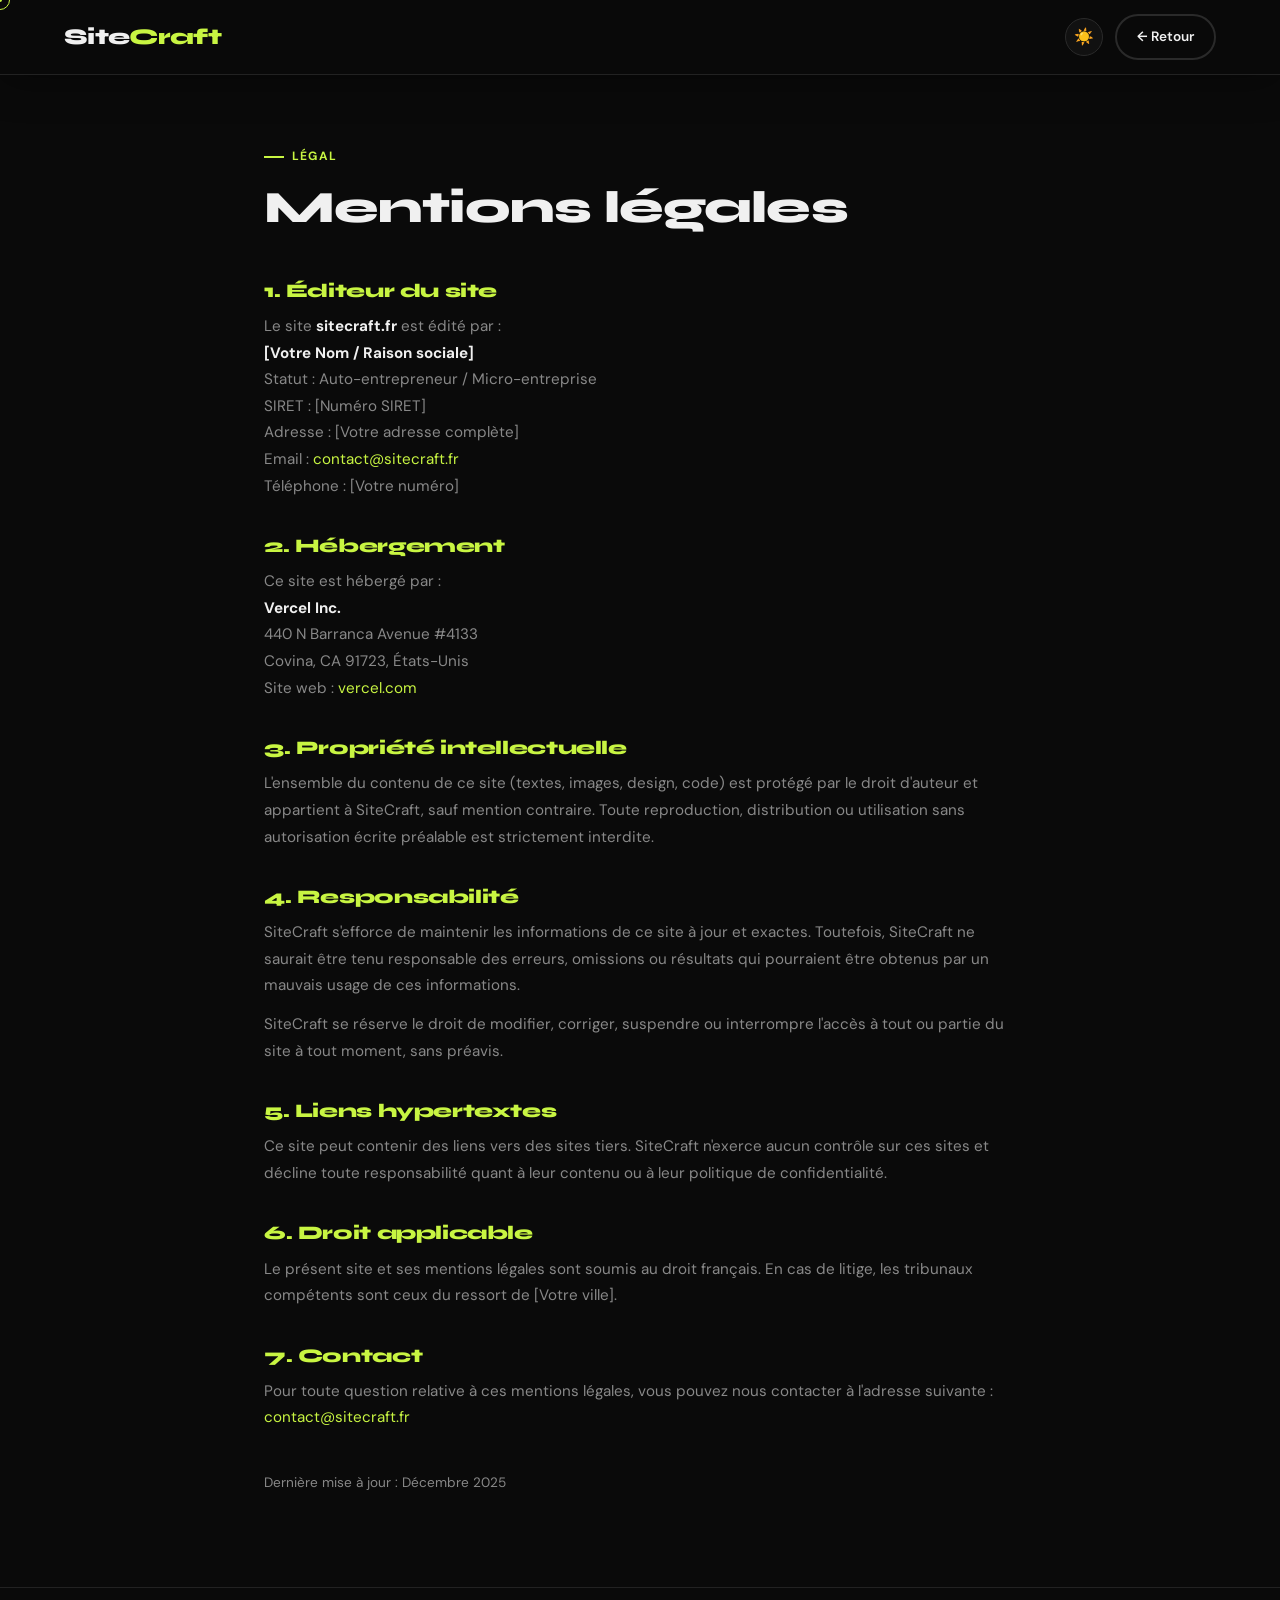
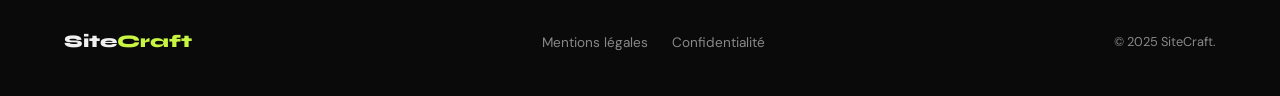
<file: mentions-legales.html>
<!DOCTYPE html>
<html lang="fr">
<head>
  <script>document.documentElement.setAttribute("data-theme",localStorage.getItem("theme")||"dark");</script>
  <meta charset="UTF-8" />
  <meta name="viewport" content="width=device-width, initial-scale=1.0" />
  <title>Mentions légales — SiteCraft</title>
  <meta name="robots" content="noindex, follow" />
  <link rel="stylesheet" href="styles.css" />
</head>
<body>

<div class="cursor" id="cursor"></div>
<div class="cursor-dot" id="cursorDot"></div>

<nav class="navbar scrolled">
  <div class="container">
    <a href="index.html" class="navbar-logo">Site<span>Craft</span></a>
    <div style="display:flex;align-items:center;gap:12px;"><button class="theme-toggle" id="themeToggle" aria-label="Changer le thème" title="Mode clair / sombre">☀️</button><a href="index.html" class="btn btn-outline" style="padding:10px 20px;font-size:0.85rem;">← Retour</a></div>
  </div>
</nav>

<main class="legal-page">
  <div class="container" style="max-width:800px;">
    <div class="section-label">Légal</div>
    <h1>Mentions légales</h1>

    <div class="legal-content">
      <h2>1. Éditeur du site</h2>
      <p>
        Le site <strong>sitecraft.fr</strong> est édité par :<br>
        <strong>[Votre Nom / Raison sociale]</strong><br>
        Statut : Auto-entrepreneur / Micro-entreprise<br>
        SIRET : [Numéro SIRET]<br>
        Adresse : [Votre adresse complète]<br>
        Email : <a href="mailto:contact@sitecraft.fr" style="color:var(--accent);">contact@sitecraft.fr</a><br>
        Téléphone : [Votre numéro]
      </p>

      <h2>2. Hébergement</h2>
      <p>
        Ce site est hébergé par :<br>
        <strong>Vercel Inc.</strong><br>
        440 N Barranca Avenue #4133<br>
        Covina, CA 91723, États-Unis<br>
        Site web : <a href="https://vercel.com" style="color:var(--accent);" target="_blank" rel="noopener">vercel.com</a>
      </p>

      <h2>3. Propriété intellectuelle</h2>
      <p>
        L'ensemble du contenu de ce site (textes, images, design, code) est protégé par le droit d'auteur et appartient à SiteCraft, sauf mention contraire. Toute reproduction, distribution ou utilisation sans autorisation écrite préalable est strictement interdite.
      </p>

      <h2>4. Responsabilité</h2>
      <p>
        SiteCraft s'efforce de maintenir les informations de ce site à jour et exactes. Toutefois, SiteCraft ne saurait être tenu responsable des erreurs, omissions ou résultats qui pourraient être obtenus par un mauvais usage de ces informations.
      </p>
      <p>
        SiteCraft se réserve le droit de modifier, corriger, suspendre ou interrompre l'accès à tout ou partie du site à tout moment, sans préavis.
      </p>

      <h2>5. Liens hypertextes</h2>
      <p>
        Ce site peut contenir des liens vers des sites tiers. SiteCraft n'exerce aucun contrôle sur ces sites et décline toute responsabilité quant à leur contenu ou à leur politique de confidentialité.
      </p>

      <h2>6. Droit applicable</h2>
      <p>
        Le présent site et ses mentions légales sont soumis au droit français. En cas de litige, les tribunaux compétents sont ceux du ressort de [Votre ville].
      </p>

      <h2>7. Contact</h2>
      <p>
        Pour toute question relative à ces mentions légales, vous pouvez nous contacter à l'adresse suivante :<br>
        <a href="mailto:contact@sitecraft.fr" style="color:var(--accent);">contact@sitecraft.fr</a>
      </p>

      <p style="margin-top:40px;font-size:0.85rem;color:var(--muted);">
        Dernière mise à jour : Décembre 2025
      </p>
    </div>
  </div>
</main>

<footer>
  <div class="container">
    <div class="footer-inner">
      <div class="footer-logo">Site<span>Craft</span></div>
      <ul class="footer-links">
        <li><a href="mentions-legales.html">Mentions légales</a></li>
        <li><a href="politique-confidentialite.html">Confidentialité</a></li>
      </ul>
      <p class="footer-copy">© 2025 SiteCraft.</p>
    </div>
  </div>
</footer>

<script>
const cursor = document.getElementById('cursor');
const cursorDot = document.getElementById('cursorDot');
let mouseX=0,mouseY=0,curX=0,curY=0;
document.addEventListener('mousemove',e=>{mouseX=e.clientX;mouseY=e.clientY;cursorDot.style.left=mouseX+'px';cursorDot.style.top=mouseY+'px';});
function ac(){curX+=(mouseX-curX)*0.12;curY+=(mouseY-curY)*0.12;cursor.style.left=curX+'px';cursor.style.top=curY+'px';requestAnimationFrame(ac);}ac();
const themeToggle=document.getElementById('themeToggle');
const html=document.documentElement;
const savedTheme=localStorage.getItem('theme')||'dark';
html.setAttribute('data-theme',savedTheme);
if(themeToggle){themeToggle.textContent=savedTheme==='light'?'🌙':'☀️';themeToggle.addEventListener('click',()=>{const c=html.getAttribute('data-theme');const n=c==='dark'?'light':'dark';html.setAttribute('data-theme',n);localStorage.setItem('theme',n);themeToggle.textContent=n==='light'?'🌙':'☀️';});}
</script>
</body>
</html>
</file>
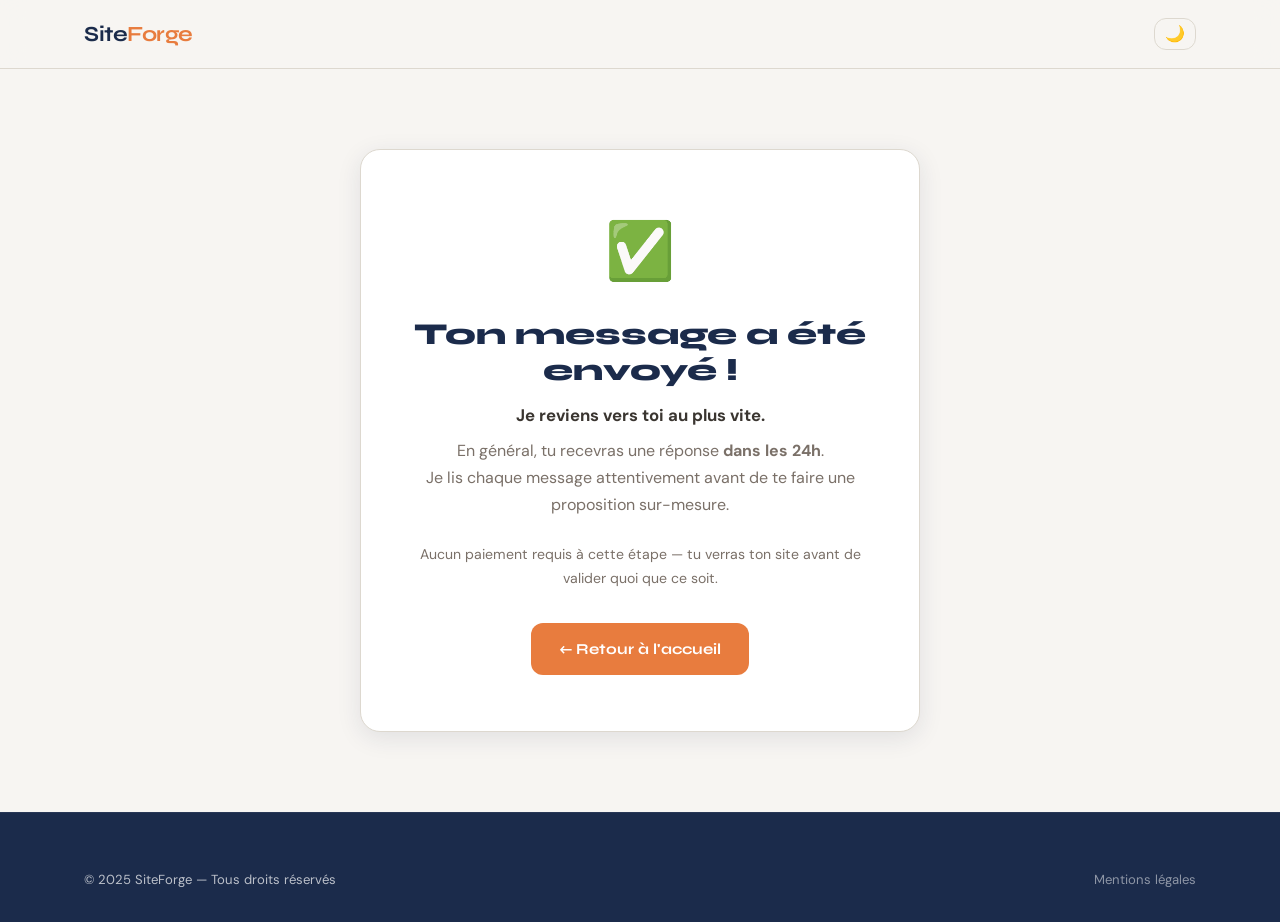
<file: merci.html>
<!DOCTYPE html>
<html lang="fr">
<head>
  <script>document.documentElement.setAttribute('data-theme',localStorage.getItem('siteforge-theme')||'light');</script>
  <meta charset="UTF-8" />
  <meta name="viewport" content="width=device-width, initial-scale=1.0" />
  <meta name="robots" content="noindex, nofollow" />
  <title>Message envoyé — SiteForge</title>
  <link rel="preconnect" href="https://fonts.googleapis.com" />
  <link rel="preconnect" href="https://fonts.gstatic.com" crossorigin />
  <link href="https://fonts.googleapis.com/css2?family=Syne:wght@600;700;800&family=DM+Sans:wght@300;400;500;600&display=swap" rel="stylesheet" />
  <link rel="stylesheet" href="style.css" />
</head>
<body>

<!-- ══════════════════════ NAVBAR ══════════════════════ -->
<nav class="navbar" aria-label="Navigation">
  <div class="container">
    <a href="index.html" class="navbar-logo">Site<span>Forge</span></a>
    <div class="navbar-cta">
      <button class="theme-toggle" id="themeToggle" aria-label="Changer le thème">🌙</button>
    </div>
  </div>
</nav>

<!-- ══════════════════════ PAGE MERCI ══════════════════════ -->
<main class="merci-page">
  <div class="merci-content">
    <span class="merci-icon" aria-hidden="true">✅</span>
    <h1>Ton message a été envoyé !</h1>
    <p style="font-size:1.05rem;color:var(--text);margin-bottom:8px;">
      <strong>Je reviens vers toi au plus vite.</strong>
    </p>
    <p>
      En général, tu recevras une réponse <strong>dans les 24h</strong>.<br>
      Je lis chaque message attentivement avant de te faire une proposition sur-mesure.
    </p>
    <p style="font-size:0.88rem;color:var(--text-muted);margin-top:0;">
      Aucun paiement requis à cette étape — tu verras ton site avant de valider quoi que ce soit.
    </p>
    <a href="index.html" class="btn-accent" style="margin-top:8px;">← Retour à l'accueil</a>
  </div>
</main>

<!-- ══════════════════════ FOOTER ══════════════════════ -->
<footer class="footer" aria-label="Pied de page">
  <div class="container">
    <div class="footer-bottom" style="border-top:none;padding-top:0;">
      <span>© 2025 SiteForge — Tous droits réservés</span>
      <a href="mentions-legales.html">Mentions légales</a>
    </div>
  </div>
</footer>

<script>
  const themeToggle = document.getElementById('themeToggle');
  const html = document.documentElement;
  const applyTheme = (t) => {
    html.setAttribute('data-theme', t);
    localStorage.setItem('siteforge-theme', t);
    themeToggle.textContent = t === 'dark' ? '☀️' : '🌙';
    themeToggle.setAttribute('aria-label', t === 'dark' ? 'Passer en mode clair' : 'Passer en mode sombre');
  };
  applyTheme(localStorage.getItem('siteforge-theme') || 'light');
  themeToggle.addEventListener('click', () => {
    applyTheme(html.getAttribute('data-theme') === 'dark' ? 'light' : 'dark');
  });
</script>

</body>
</html>
</file>
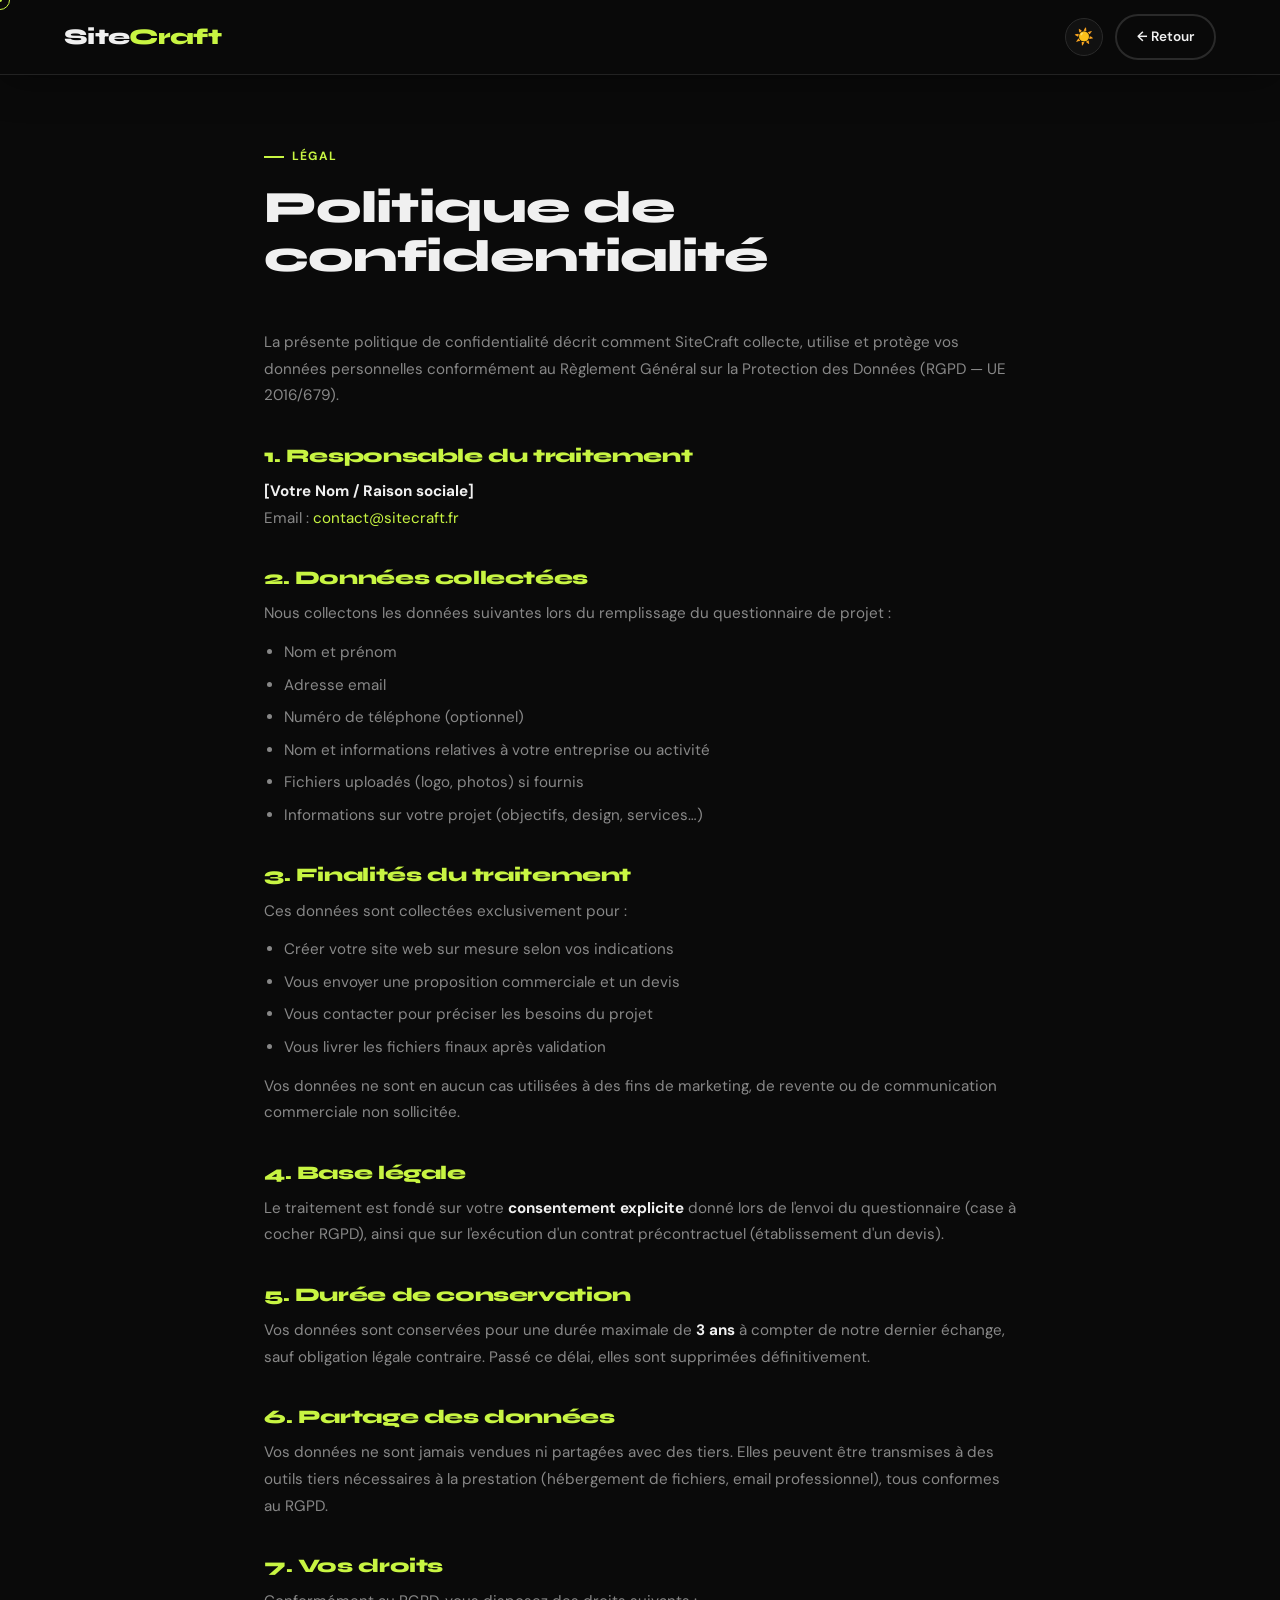
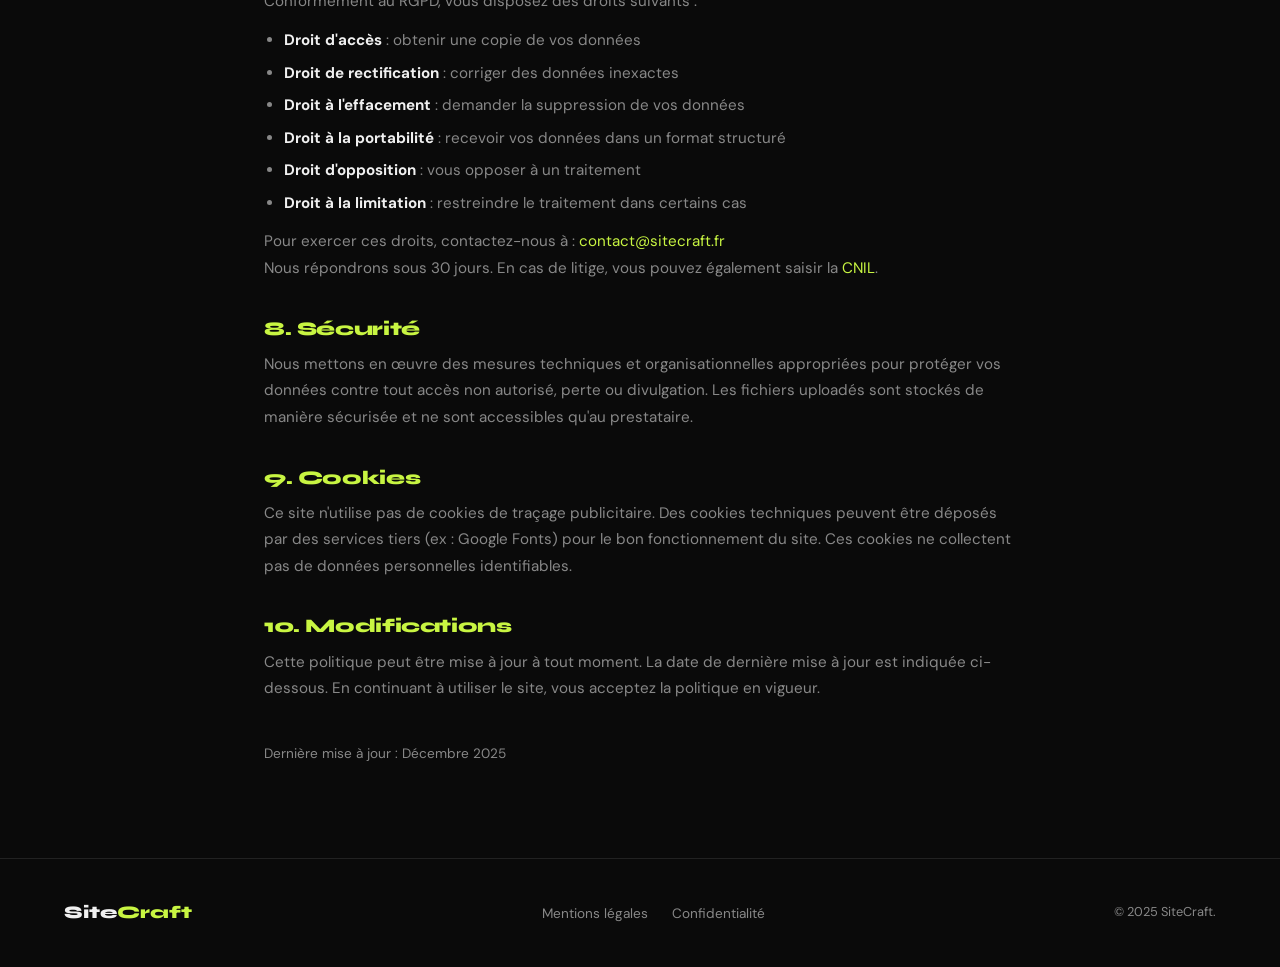
<file: politique-confidentialite.html>
<!DOCTYPE html>
<html lang="fr">
<head>
  <script>document.documentElement.setAttribute("data-theme",localStorage.getItem("theme")||"dark");</script>
  <meta charset="UTF-8" />
  <meta name="viewport" content="width=device-width, initial-scale=1.0" />
  <title>Politique de confidentialité — SiteCraft</title>
  <meta name="robots" content="noindex, follow" />
  <link rel="stylesheet" href="styles.css" />
</head>
<body>

<div class="cursor" id="cursor"></div>
<div class="cursor-dot" id="cursorDot"></div>

<nav class="navbar scrolled">
  <div class="container">
    <a href="index.html" class="navbar-logo">Site<span>Craft</span></a>
    <div style="display:flex;align-items:center;gap:12px;"><button class="theme-toggle" id="themeToggle" aria-label="Changer le thème" title="Mode clair / sombre">☀️</button><a href="index.html" class="btn btn-outline" style="padding:10px 20px;font-size:0.85rem;">← Retour</a></div>
  </div>
</nav>

<main class="legal-page">
  <div class="container" style="max-width:800px;">
    <div class="section-label">Légal</div>
    <h1>Politique de confidentialité</h1>

    <div class="legal-content">
      <p>
        La présente politique de confidentialité décrit comment SiteCraft collecte, utilise et protège vos données personnelles conformément au Règlement Général sur la Protection des Données (RGPD — UE 2016/679).
      </p>

      <h2>1. Responsable du traitement</h2>
      <p>
        <strong>[Votre Nom / Raison sociale]</strong><br>
        Email : <a href="mailto:contact@sitecraft.fr" style="color:var(--accent);">contact@sitecraft.fr</a>
      </p>

      <h2>2. Données collectées</h2>
      <p>Nous collectons les données suivantes lors du remplissage du questionnaire de projet :</p>
      <ul>
        <li>Nom et prénom</li>
        <li>Adresse email</li>
        <li>Numéro de téléphone (optionnel)</li>
        <li>Nom et informations relatives à votre entreprise ou activité</li>
        <li>Fichiers uploadés (logo, photos) si fournis</li>
        <li>Informations sur votre projet (objectifs, design, services…)</li>
      </ul>

      <h2>3. Finalités du traitement</h2>
      <p>Ces données sont collectées exclusivement pour :</p>
      <ul>
        <li>Créer votre site web sur mesure selon vos indications</li>
        <li>Vous envoyer une proposition commerciale et un devis</li>
        <li>Vous contacter pour préciser les besoins du projet</li>
        <li>Vous livrer les fichiers finaux après validation</li>
      </ul>
      <p>
        Vos données ne sont en aucun cas utilisées à des fins de marketing, de revente ou de communication commerciale non sollicitée.
      </p>

      <h2>4. Base légale</h2>
      <p>
        Le traitement est fondé sur votre <strong>consentement explicite</strong> donné lors de l'envoi du questionnaire (case à cocher RGPD), ainsi que sur l'exécution d'un contrat précontractuel (établissement d'un devis).
      </p>

      <h2>5. Durée de conservation</h2>
      <p>
        Vos données sont conservées pour une durée maximale de <strong>3 ans</strong> à compter de notre dernier échange, sauf obligation légale contraire. Passé ce délai, elles sont supprimées définitivement.
      </p>

      <h2>6. Partage des données</h2>
      <p>
        Vos données ne sont jamais vendues ni partagées avec des tiers. Elles peuvent être transmises à des outils tiers nécessaires à la prestation (hébergement de fichiers, email professionnel), tous conformes au RGPD.
      </p>

      <h2>7. Vos droits</h2>
      <p>Conformément au RGPD, vous disposez des droits suivants :</p>
      <ul>
        <li><strong>Droit d'accès</strong> : obtenir une copie de vos données</li>
        <li><strong>Droit de rectification</strong> : corriger des données inexactes</li>
        <li><strong>Droit à l'effacement</strong> : demander la suppression de vos données</li>
        <li><strong>Droit à la portabilité</strong> : recevoir vos données dans un format structuré</li>
        <li><strong>Droit d'opposition</strong> : vous opposer à un traitement</li>
        <li><strong>Droit à la limitation</strong> : restreindre le traitement dans certains cas</li>
      </ul>
      <p>
        Pour exercer ces droits, contactez-nous à :
        <a href="mailto:contact@sitecraft.fr" style="color:var(--accent);">contact@sitecraft.fr</a><br>
        Nous répondrons sous 30 jours. En cas de litige, vous pouvez également saisir la <a href="https://www.cnil.fr" style="color:var(--accent);" target="_blank" rel="noopener">CNIL</a>.
      </p>

      <h2>8. Sécurité</h2>
      <p>
        Nous mettons en œuvre des mesures techniques et organisationnelles appropriées pour protéger vos données contre tout accès non autorisé, perte ou divulgation. Les fichiers uploadés sont stockés de manière sécurisée et ne sont accessibles qu'au prestataire.
      </p>

      <h2>9. Cookies</h2>
      <p>
        Ce site n'utilise pas de cookies de traçage publicitaire. Des cookies techniques peuvent être déposés par des services tiers (ex : Google Fonts) pour le bon fonctionnement du site. Ces cookies ne collectent pas de données personnelles identifiables.
      </p>

      <h2>10. Modifications</h2>
      <p>
        Cette politique peut être mise à jour à tout moment. La date de dernière mise à jour est indiquée ci-dessous. En continuant à utiliser le site, vous acceptez la politique en vigueur.
      </p>

      <p style="margin-top:40px;font-size:0.85rem;color:var(--muted);">
        Dernière mise à jour : Décembre 2025
      </p>
    </div>
  </div>
</main>

<footer>
  <div class="container">
    <div class="footer-inner">
      <div class="footer-logo">Site<span>Craft</span></div>
      <ul class="footer-links">
        <li><a href="mentions-legales.html">Mentions légales</a></li>
        <li><a href="politique-confidentialite.html">Confidentialité</a></li>
      </ul>
      <p class="footer-copy">© 2025 SiteCraft.</p>
    </div>
  </div>
</footer>

<script>
const cursor=document.getElementById('cursor');const cursorDot=document.getElementById('cursorDot');let mouseX=0,mouseY=0,curX=0,curY=0;document.addEventListener('mousemove',e=>{mouseX=e.clientX;mouseY=e.clientY;cursorDot.style.left=mouseX+'px';cursorDot.style.top=mouseY+'px';});function ac(){curX+=(mouseX-curX)*0.12;curY+=(mouseY-curY)*0.12;cursor.style.left=curX+'px';cursor.style.top=curY+'px';requestAnimationFrame(ac);}ac();
const themeToggle=document.getElementById('themeToggle');const html=document.documentElement;const savedTheme=localStorage.getItem('theme')||'dark';html.setAttribute('data-theme',savedTheme);if(themeToggle){themeToggle.textContent=savedTheme==='light'?'🌙':'☀️';themeToggle.addEventListener('click',()=>{const c=html.getAttribute('data-theme');const n=c==='dark'?'light':'dark';html.setAttribute('data-theme',n);localStorage.setItem('theme',n);themeToggle.textContent=n==='light'?'🌙':'☀️';});}
</script>
</body>
</html>
</file>
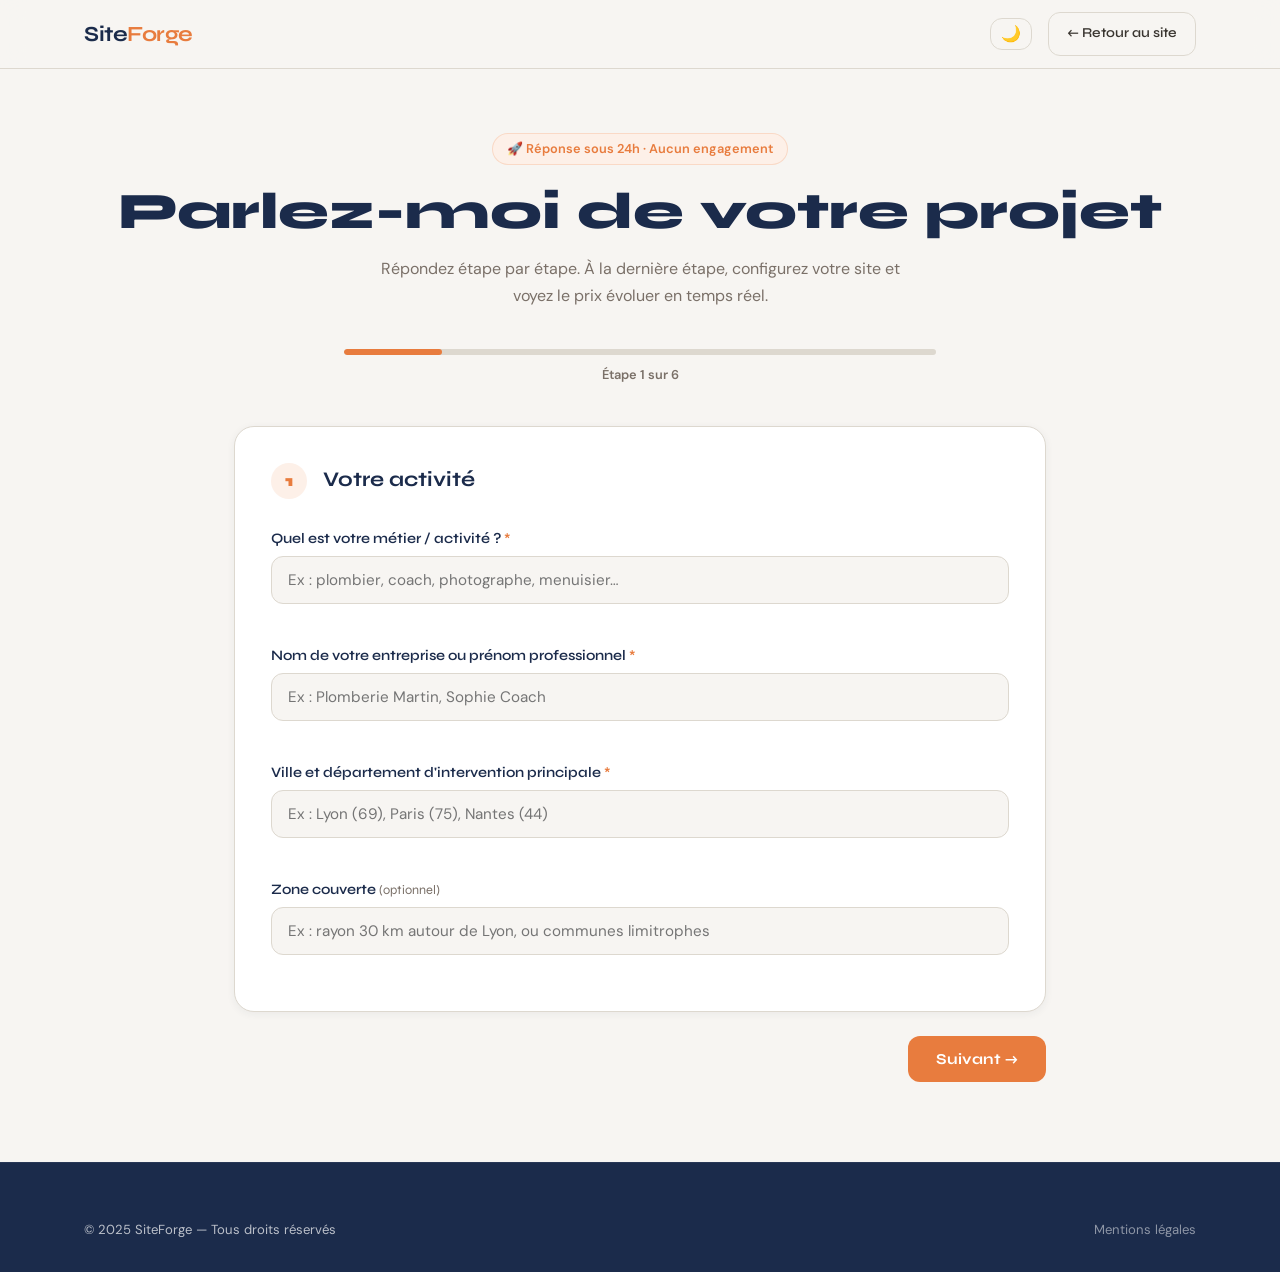
<file: questionnaire.html>
<!DOCTYPE html>
<html lang="fr">
<head>
  <script>document.documentElement.setAttribute('data-theme',localStorage.getItem('siteforge-theme')||'light');</script>
  <meta charset="UTF-8" />
  <meta name="viewport" content="width=device-width, initial-scale=1.0" />
  <meta name="robots" content="noindex, nofollow" />
  <title>Démarrer mon projet — SiteForge</title>
  <meta name="description" content="Configurez votre site en quelques clics. Prix mis à jour en temps réel. Réponse sous 24h, aucun engagement." />
  <link rel="preconnect" href="https://fonts.googleapis.com" />
  <link rel="preconnect" href="https://fonts.gstatic.com" crossorigin />
  <link href="https://fonts.googleapis.com/css2?family=Syne:wght@600;700;800&family=DM+Sans:wght@300;400;500;600&display=swap" rel="stylesheet" />
  <link rel="stylesheet" href="style.css" />
  <style>
    /* ─── Configurateur de prix ─── */
    .configurator-layout {
      display: grid;
      grid-template-columns: 1fr 300px;
      gap: 28px;
      align-items: start;
    }

    /* Formules cliquables */
    .formula-cards {
      display: grid;
      grid-template-columns: repeat(3, 1fr);
      gap: 12px;
      margin-bottom: 24px;
    }

    .formula-card {
      border: 2px solid var(--border);
      border-radius: var(--radius-lg);
      padding: 20px 16px;
      cursor: pointer;
      transition: all var(--transition);
      background: var(--surface);
      text-align: center;
      position: relative;
      user-select: none;
    }

    .formula-card:hover {
      border-color: var(--accent);
      background: var(--accent-soft);
    }

    .formula-card.selected {
      border-color: var(--accent);
      background: var(--accent-soft);
      box-shadow: 0 0 0 3px rgba(232,124,62,0.15);
    }

    .formula-card-badge {
      position: absolute;
      top: -11px;
      left: 50%;
      transform: translateX(-50%);
      background: var(--accent);
      color: #fff;
      font-family: 'Syne', sans-serif;
      font-size: 0.68rem;
      font-weight: 700;
      padding: 3px 10px;
      border-radius: 99px;
      white-space: nowrap;
    }

    .formula-card-name {
      font-family: 'Syne', sans-serif;
      font-size: 0.78rem;
      font-weight: 700;
      color: var(--text-muted);
      text-transform: uppercase;
      letter-spacing: 0.08em;
      margin-bottom: 8px;
    }

    .formula-card-price {
      font-family: 'Syne', sans-serif;
      font-size: 1.7rem;
      font-weight: 800;
      color: var(--navy);
      line-height: 1;
    }

    .formula-card-price sup {
      font-size: 0.85rem;
      vertical-align: super;
    }

    .formula-card-pages {
      font-size: 0.78rem;
      color: var(--text-muted);
      margin-top: 6px;
    }

    .formula-card.selected .formula-card-name,
    .formula-card.selected .formula-card-pages {
      color: var(--accent);
    }

    .formula-card.selected .formula-card-price {
      color: var(--accent);
    }

    /* Options panneau */
    .options-panel {
      display: none;
      animation: fadeIn 0.25s ease;
    }

    .options-panel.visible {
      display: block;
    }

    @keyframes fadeIn {
      from { opacity: 0; transform: translateY(8px); }
      to   { opacity: 1; transform: translateY(0); }
    }

    /* Compteur de pages */
    .page-counter-block {
      background: var(--bg-alt);
      border: 1px solid var(--border);
      border-radius: var(--radius);
      padding: 16px 20px;
      display: flex;
      align-items: center;
      justify-content: space-between;
      margin-bottom: 20px;
      gap: 16px;
    }

    .page-counter-info {
      flex: 1;
    }

    .page-counter-label {
      font-family: 'Syne', sans-serif;
      font-size: 0.9rem;
      font-weight: 700;
      color: var(--navy);
      margin-bottom: 2px;
    }

    .page-counter-sub {
      font-size: 0.78rem;
      color: var(--text-muted);
    }

    .page-counter-controls {
      display: flex;
      align-items: center;
      gap: 0;
      border: 1.5px solid var(--border);
      border-radius: var(--radius);
      overflow: hidden;
      background: var(--surface);
    }

    .page-counter-btn {
      width: 40px;
      height: 40px;
      background: none;
      border: none;
      font-size: 1.3rem;
      font-weight: 600;
      cursor: pointer;
      color: var(--navy);
      transition: background var(--transition);
      display: flex;
      align-items: center;
      justify-content: center;
      line-height: 1;
    }

    .page-counter-btn:hover {
      background: var(--accent-soft);
      color: var(--accent);
    }

    .page-counter-btn:disabled {
      color: var(--border);
      cursor: default;
    }

    .page-counter-val {
      min-width: 42px;
      text-align: center;
      font-family: 'Syne', sans-serif;
      font-size: 1.05rem;
      font-weight: 700;
      color: var(--navy);
      border-left: 1.5px solid var(--border);
      border-right: 1.5px solid var(--border);
      padding: 0 8px;
      height: 40px;
      display: flex;
      align-items: center;
      justify-content: center;
    }

    /* Options checkboxes */
    .options-title {
      font-family: 'Syne', sans-serif;
      font-size: 0.85rem;
      font-weight: 700;
      color: var(--text-muted);
      text-transform: uppercase;
      letter-spacing: 0.08em;
      margin-bottom: 12px;
    }

    .options-list {
      display: flex;
      flex-direction: column;
      gap: 8px;
      margin-bottom: 24px;
    }

    .option-item {
      display: flex;
      align-items: center;
      gap: 12px;
      padding: 13px 16px;
      border: 1.5px solid var(--border);
      border-radius: var(--radius);
      cursor: pointer;
      background: var(--surface);
      transition: all var(--transition);
      user-select: none;
    }

    .option-item:hover {
      border-color: var(--accent);
      background: var(--accent-soft);
    }

    .option-item.included {
      background: var(--bg-alt);
      cursor: default;
      opacity: 0.8;
    }

    .option-item.checked {
      border-color: var(--accent);
      background: var(--accent-soft);
    }

    .option-item input[type="checkbox"] {
      width: 18px;
      height: 18px;
      accent-color: var(--accent);
      flex-shrink: 0;
      cursor: pointer;
      margin: 0;
      padding: 0;
      border: none;
      box-shadow: none;
    }

    .option-item.included input[type="checkbox"] {
      cursor: default;
    }

    .option-item-text {
      flex: 1;
    }

    .option-item-name {
      font-size: 0.9rem;
      font-weight: 500;
      color: var(--navy);
    }

    .option-item-price {
      font-family: 'Syne', sans-serif;
      font-size: 0.85rem;
      font-weight: 700;
      color: var(--accent);
      white-space: nowrap;
      flex-shrink: 0;
    }

    .option-item.included .option-item-price {
      color: var(--success);
    }

    /* Récapitulatif prix (sticky) */
    .price-summary {
      background: var(--surface);
      border: 1.5px solid var(--border);
      border-radius: var(--radius-lg);
      padding: 24px;
      box-shadow: var(--shadow-md);
      position: sticky;
      top: 88px;
    }

    .price-summary-title {
      font-family: 'Syne', sans-serif;
      font-size: 0.8rem;
      font-weight: 700;
      color: var(--text-muted);
      text-transform: uppercase;
      letter-spacing: 0.08em;
      margin-bottom: 16px;
    }

    .price-lines {
      display: flex;
      flex-direction: column;
      gap: 8px;
      margin-bottom: 16px;
      min-height: 60px;
    }

    .price-line {
      display: flex;
      justify-content: space-between;
      align-items: center;
      font-size: 0.88rem;
      color: var(--text);
      gap: 8px;
    }

    .price-line span:first-child {
      flex: 1;
    }

    .price-line span:last-child {
      font-weight: 600;
      white-space: nowrap;
    }

    .price-line.extra {
      color: var(--text-muted);
      font-size: 0.82rem;
    }

    .price-divider {
      border: none;
      border-top: 1px solid var(--border);
      margin: 12px 0;
    }

    .price-total-row {
      display: flex;
      justify-content: space-between;
      align-items: baseline;
      gap: 8px;
    }

    .price-total-label {
      font-family: 'Syne', sans-serif;
      font-size: 0.85rem;
      font-weight: 700;
      color: var(--navy);
    }

    .price-total-val {
      font-family: 'Syne', sans-serif;
      font-size: 1.8rem;
      font-weight: 800;
      color: var(--accent);
      line-height: 1;
    }

    .price-note {
      font-size: 0.75rem;
      color: var(--text-muted);
      margin-top: 10px;
      line-height: 1.5;
    }

    .price-empty {
      text-align: center;
      padding: 16px 0;
      color: var(--text-muted);
      font-size: 0.85rem;
    }

    .price-section-label {
      font-family: 'Syne', sans-serif;
      font-size: 0.7rem;
      font-weight: 700;
      text-transform: uppercase;
      letter-spacing: 0.08em;
      color: var(--text-muted);
      margin: 12px 0 6px;
    }

    .price-monthly-block {
      background: var(--bg-alt);
      border: 1px solid var(--border);
      border-radius: var(--radius);
      padding: 12px 14px;
      margin-top: 12px;
    }

    .price-monthly-total-row {
      display: flex;
      justify-content: space-between;
      align-items: baseline;
      gap: 8px;
      margin-top: 8px;
    }

    .price-monthly-total-label {
      font-family: 'Syne', sans-serif;
      font-size: 0.8rem;
      font-weight: 700;
      color: var(--navy);
    }

    .price-monthly-total-val {
      font-family: 'Syne', sans-serif;
      font-size: 1.2rem;
      font-weight: 800;
      color: var(--navy-light);
    }

    /* Option avec prix mensuel */
    .option-item-sublabel {
      font-size: 0.75rem;
      color: var(--text-muted);
      margin-top: 2px;
      display: block;
    }

    .option-item-price-wrap {
      display: flex;
      flex-direction: column;
      align-items: flex-end;
      gap: 1px;
      flex-shrink: 0;
    }

    .option-item-price-monthly {
      font-size: 0.72rem;
      font-weight: 600;
      color: var(--navy-light);
      white-space: nowrap;
    }

    /* Section services récurrents */
    .services-section-header {
      display: flex;
      align-items: center;
      gap: 10px;
      margin: 20px 0 12px;
    }

    .services-section-header::before,
    .services-section-header::after {
      content: '';
      flex: 1;
      height: 1px;
      background: var(--border);
    }

    .services-section-header span {
      font-family: 'Syne', sans-serif;
      font-size: 0.72rem;
      font-weight: 700;
      text-transform: uppercase;
      letter-spacing: 0.1em;
      color: var(--navy-light);
      white-space: nowrap;
    }

    /* Champs contact (step 6) */
    .contact-block {
      margin-top: 8px;
    }

    /* ─── Responsive ─── */
    @media (max-width: 900px) {
      .configurator-layout {
        grid-template-columns: 1fr;
      }
      .price-summary {
        position: static;
        order: -1;
      }
    }

    @media (max-width: 640px) {
      .formula-cards {
        grid-template-columns: 1fr;
        gap: 16px;
      }
      .formula-card {
        display: flex;
        align-items: center;
        text-align: left;
        gap: 16px;
        padding: 16px 18px;
      }
      .formula-card-name { margin-bottom: 2px; }
      .formula-card-price { font-size: 1.4rem; }
    }
  </style>
</head>
<body class="questionnaire-page">

<!-- ══════════════════════ NAVBAR ══════════════════════ -->
<nav class="navbar" aria-label="Navigation">
  <div class="container">
    <a href="index.html" class="navbar-logo">Site<span>Forge</span></a>
    <div class="navbar-cta">
      <button class="theme-toggle" id="themeToggle" aria-label="Changer le thème">🌙</button>
      <a href="index.html" class="btn-outline" style="padding:9px 18px;font-size:0.85rem;">← Retour au site</a>
    </div>
  </div>
</nav>

<!-- ══════════════════════ HERO ══════════════════════ -->
<div class="form-hero">
  <div class="container">
    <div class="badge-pill" style="margin-bottom:16px;">🚀 Réponse sous 24h · Aucun engagement</div>
    <h1>Parlez-moi de votre projet</h1>
    <p>Répondez étape par étape. À la dernière étape, configurez votre site et voyez le prix évoluer en temps réel.</p>
  </div>
</div>

<!-- ══════════════════════ PROGRESS ══════════════════════ -->
<div class="step-progress">
  <div class="step-progress-bar-wrap">
    <div class="step-progress-fill" id="progressFill" style="width:16.6%;"></div>
  </div>
  <div class="step-progress-label" id="progressLabel">Étape 1 sur 6</div>
</div>

<!-- ══════════════════════ FORMULAIRE ══════════════════════ -->
<div class="form-container" style="max-width:860px;">
  <form id="questionnaireForm"
        action="https://formsubmit.co/ptiorkin@hotmail.fr"
        method="POST">

    <!-- FormSubmit config -->
    <input type="text"   name="_honey"    style="display:none" tabindex="-1" autocomplete="off">
    <input type="hidden" name="_captcha"  value="false">
    <input type="hidden" name="_next"     value="https://siteforge.fr/merci.html">
    <input type="hidden" name="_subject"  value="Nouveau questionnaire SiteForge">
    <input type="hidden" name="_template" value="table">
    <!-- Champ prix calculé (mis à jour dynamiquement) -->
    <input type="hidden" name="prix_total_estime"  id="hiddenPrixTotal" value="">
    <input type="hidden" name="formule_choisie"    id="hiddenFormule"   value="">
    <input type="hidden" name="nb_pages"           id="hiddenPages"     value="">
    <input type="hidden" name="options_choisies"   id="hiddenOptions"   value="">

    <!-- ════════════ ÉTAPE 1 — VOTRE ACTIVITÉ ════════════ -->
    <div class="form-step active" data-step="1">
      <div class="form-section">
        <div class="form-section-title">
          <div class="form-section-num">1</div>
          <h2>Votre activité</h2>
        </div>
        <div class="form-grid">
          <div class="form-group">
            <label for="metier">Quel est votre métier / activité ? <span class="req">*</span></label>
            <input type="text" id="metier" name="metier"
              placeholder="Ex : plombier, coach, photographe, menuisier…" required />
          </div>
          <div class="form-group">
            <label for="nom_entreprise">Nom de votre entreprise ou prénom professionnel <span class="req">*</span></label>
            <input type="text" id="nom_entreprise" name="nom_entreprise"
              placeholder="Ex : Plomberie Martin, Sophie Coach" required />
          </div>
          <div class="form-group">
            <label for="ville_intervention">Ville et département d'intervention principale <span class="req">*</span></label>
            <input type="text" id="ville_intervention" name="ville_intervention"
              placeholder="Ex : Lyon (69), Paris (75), Nantes (44)" required />
          </div>
          <div class="form-group">
            <label for="zone_couverte">Zone couverte <span class="optional">(optionnel)</span></label>
            <input type="text" id="zone_couverte" name="zone_couverte"
              placeholder="Ex : rayon 30 km autour de Lyon, ou communes limitrophes" />
          </div>
        </div>
      </div>
      <div class="step-nav">
        <span></span>
        <button type="button" class="btn-accent" onclick="goNext()">Suivant →</button>
      </div>
    </div>

    <!-- ════════════ ÉTAPE 2 — VOTRE OFFRE ════════════ -->
    <div class="form-step" data-step="2">
      <div class="form-section">
        <div class="form-section-title">
          <div class="form-section-num">2</div>
          <h2>Votre offre</h2>
        </div>
        <div class="form-grid">
          <div class="form-group full">
            <label for="services_liste">Listez vos services principaux <span class="req">*</span></label>
            <textarea id="services_liste" name="services_liste" rows="5"
              placeholder="Écrivez un service par ligne. Ex :&#10;- Dépannage plomberie urgence&#10;- Installation salle de bain&#10;- Remplacement chauffe-eau" required></textarea>
          </div>
          <div class="form-group full">
            <label for="argument_principal">Votre argument principal — pourquoi vous choisir ? <span class="req">*</span></label>
            <input type="text" id="argument_principal" name="argument_principal"
              placeholder="Ex : Artisan certifié, disponible 7j/7, devis gratuit sous 2h" required />
          </div>
          <div class="form-group">
            <label for="prix_depart">Votre prix de départ ou fourchette tarifaire <span class="optional">(optionnel)</span></label>
            <input type="text" id="prix_depart" name="prix_depart"
              placeholder="Ex : à partir de 80 €/h, forfait dès 250 €" />
          </div>
          <div class="form-group">
            <label>Proposez-vous des urgences / interventions rapides ?</label>
            <div class="radio-group horizontal">
              <label class="radio-option">
                <input type="radio" name="urgences" value="oui" /> Oui
              </label>
              <label class="radio-option">
                <input type="radio" name="urgences" value="non" /> Non
              </label>
            </div>
          </div>
        </div>
      </div>
      <div class="step-nav">
        <button type="button" class="btn-outline" onclick="goPrev()">← Précédent</button>
        <button type="button" class="btn-accent" onclick="goNext()">Suivant →</button>
      </div>
    </div>

    <!-- ════════════ ÉTAPE 3 — VOS CLIENTS ════════════ -->
    <div class="form-step" data-step="3">
      <div class="form-section">
        <div class="form-section-title">
          <div class="form-section-num">3</div>
          <h2>Vos clients</h2>
        </div>
        <div class="form-grid">

          <div class="form-group full">
            <label>Qui sont vos clients ? <span class="req">*</span></label>
            <div class="radio-group horizontal">
              <label class="radio-option">
                <input type="radio" name="type_clients" value="particuliers" required /> Particuliers
              </label>
              <label class="radio-option">
                <input type="radio" name="type_clients" value="professionnels" /> Professionnels (B2B)
              </label>
              <label class="radio-option">
                <input type="radio" name="type_clients" value="les_deux" /> Les deux
              </label>
            </div>
          </div>

          <div class="form-group full">
            <label>Tranche d'âge principale de vos clients <span class="optional">(optionnel)</span></label>
            <div class="checkbox-group horizontal">
              <label class="checkbox-option">
                <input type="checkbox" name="age_clients" value="18-25" /> 18 – 25 ans
              </label>
              <label class="checkbox-option">
                <input type="checkbox" name="age_clients" value="25-40" /> 25 – 40 ans
              </label>
              <label class="checkbox-option">
                <input type="checkbox" name="age_clients" value="40-60" /> 40 – 60 ans
              </label>
              <label class="checkbox-option">
                <input type="checkbox" name="age_clients" value="60+" /> 60 ans et +
              </label>
            </div>
          </div>

          <div class="form-group full">
            <label>Comment vos clients vous trouvent-ils actuellement ?</label>
            <div class="checkbox-group horizontal">
              <label class="checkbox-option">
                <input type="checkbox" name="canaux_acquisition" value="bouche_a_oreille" /> Bouche à oreille
              </label>
              <label class="checkbox-option">
                <input type="checkbox" name="canaux_acquisition" value="google" /> Google
              </label>
              <label class="checkbox-option">
                <input type="checkbox" name="canaux_acquisition" value="reseaux_sociaux" /> Réseaux sociaux
              </label>
              <label class="checkbox-option">
                <input type="checkbox" name="canaux_acquisition" value="site_existant" /> Site existant
              </label>
              <label class="checkbox-option">
                <input type="checkbox" name="canaux_acquisition" value="annuaires" /> Annuaires (Pages Jaunes…)
              </label>
              <label class="checkbox-option">
                <input type="checkbox" name="canaux_acquisition" value="prospection" /> Prospection directe
              </label>
            </div>
          </div>

          <div class="form-group full">
            <label>Ce que vos clients cherchent en priorité :</label>
            <div class="checkbox-group horizontal">
              <label class="checkbox-option">
                <input type="checkbox" name="priorites_clients" value="reactivite" /> Réactivité
              </label>
              <label class="checkbox-option">
                <input type="checkbox" name="priorites_clients" value="prix" /> Prix compétitif
              </label>
              <label class="checkbox-option">
                <input type="checkbox" name="priorites_clients" value="qualite" /> Qualité
              </label>
              <label class="checkbox-option">
                <input type="checkbox" name="priorites_clients" value="references" /> Références / avis
              </label>
              <label class="checkbox-option">
                <input type="checkbox" name="priorites_clients" value="proximite" /> Proximité géographique
              </label>
              <label class="checkbox-option">
                <input type="checkbox" name="priorites_clients" value="disponibilite" /> Disponibilité
              </label>
              <label class="checkbox-option">
                <input type="checkbox" name="priorites_clients" value="expertise" /> Expertise / spécialisation
              </label>
            </div>
          </div>

          <div class="form-group full">
            <label for="client_ideal">Décrivez votre client idéal en quelques mots <span class="optional">(optionnel)</span></label>
            <textarea id="client_ideal" name="client_ideal" rows="3"
              placeholder="Ex : Propriétaires de maison entre 35 et 60 ans, en Île-de-France, cherchant quelqu'un de réactif et certifié…"></textarea>
          </div>

          <div class="form-group full">
            <label>Objectif principal du site :</label>
            <div class="radio-group horizontal">
              <label class="radio-option">
                <input type="radio" name="objectif_site" value="visibilite" /> Me faire connaître localement
              </label>
              <label class="radio-option">
                <input type="radio" name="objectif_site" value="devis" /> Recevoir des demandes de devis
              </label>
              <label class="radio-option">
                <input type="radio" name="objectif_site" value="credibilite" /> Inspirer confiance / crédibilité
              </label>
              <label class="radio-option">
                <input type="radio" name="objectif_site" value="vente" /> Vendre mes produits / services en ligne
              </label>
            </div>
          </div>

        </div>
      </div>
      <div class="step-nav">
        <button type="button" class="btn-outline" onclick="goPrev()">← Précédent</button>
        <button type="button" class="btn-accent" onclick="goNext()">Suivant →</button>
      </div>
    </div>

    <!-- ════════════ ÉTAPE 4 — IDENTITÉ VISUELLE ════════════ -->
    <div class="form-step" data-step="4">
      <div class="form-section">
        <div class="form-section-title">
          <div class="form-section-num">4</div>
          <h2>Identité visuelle</h2>
        </div>
        <div class="form-grid">
          <div class="form-group full">
            <label for="ambiance">Ambiance souhaitée <span class="req">*</span></label>
            <select id="ambiance" name="ambiance" required>
              <option value="" disabled selected>Choisissez une ambiance</option>
              <option value="professionnel_sobre">Professionnel sobre</option>
              <option value="moderne_dynamique">Moderne et dynamique</option>
              <option value="artisanal_chaleureux">Artisanal et chaleureux</option>
              <option value="luxe_premium">Luxe et premium</option>
              <option value="neutre">Neutre / je fais confiance</option>
            </select>
          </div>
          <div class="form-group">
            <label for="couleurs">Couleurs préférées ou à éviter <span class="optional">(optionnel)</span></label>
            <input type="text" id="couleurs" name="couleurs"
              placeholder="Ex : bleu marine + blanc. Éviter : rouge, jaune vif" />
          </div>
          <div class="form-group">
            <label for="logo_description">Avez-vous un logo ? Si oui, décrivez-le <span class="optional">(optionnel)</span></label>
            <input type="text" id="logo_description" name="logo_description"
              placeholder="Ex : logo texte bleu et doré, style épuré. Ou : non, pas de logo" />
          </div>
          <div class="form-group full">
            <label for="sites_inspiration">Sites web que vous aimez — URL ou descriptions <span class="optional">(optionnel)</span></label>
            <textarea id="sites_inspiration" name="sites_inspiration" rows="3"
              placeholder="Ex : j'aime le style sobre avec des tons neutres…"></textarea>
          </div>
        </div>
      </div>
      <div class="step-nav">
        <button type="button" class="btn-outline" onclick="goPrev()">← Précédent</button>
        <button type="button" class="btn-accent" onclick="goNext()">Suivant →</button>
      </div>
    </div>

    <!-- ════════════ ÉTAPE 5 — CONTENU ET PAGES ════════════ -->
    <div class="form-step" data-step="5">
      <div class="form-section">
        <div class="form-section-title">
          <div class="form-section-num">5</div>
          <h2>Contenu</h2>
        </div>
        <div class="form-grid">
          <div class="form-group full">
            <label for="photos_description">Avez-vous des photos / visuels ? <span class="optional">(optionnel)</span></label>
            <textarea id="photos_description" name="photos_description" rows="3"
              placeholder="Ex : j'ai des photos de 3 chantiers récents, qualité smartphone. Ou : non, besoin d'illustrations."></textarea>
          </div>
          <div class="form-group full">
            <label for="texte_presentation">Texte de présentation existant <span class="optional">(optionnel)</span></label>
            <textarea id="texte_presentation" name="texte_presentation" rows="4"
              placeholder="Collez ici un texte que vous avez déjà rédigé (description de votre activité, à propos…)"></textarea>
          </div>
          <div class="form-group full">
            <label for="infos_complementaires">Informations complémentaires ou questions <span class="optional">(optionnel)</span></label>
            <textarea id="infos_complementaires" name="infos_complementaires" rows="3"
              placeholder="Contraintes particulières, délai souhaité, questions…"></textarea>
          </div>
        </div>
      </div>
      <div class="step-nav">
        <button type="button" class="btn-outline" onclick="goPrev()">← Précédent</button>
        <button type="button" class="btn-accent" onclick="goNext()">Suivant →</button>
      </div>
    </div>

    <!-- ════════════ ÉTAPE 6 — CONFIGURATEUR + CONTACT ════════════ -->
    <div class="form-step" data-step="6">

      <div class="configurator-layout">

        <!-- ── Colonne gauche : sélection ── -->
        <div>

          <!-- Formules -->
          <div class="form-section">
            <div class="form-section-title">
              <div class="form-section-num">6</div>
              <h2>Configurez votre site</h2>
            </div>

            <p style="font-size:0.88rem;color:var(--text-muted);margin-bottom:20px;">
              Choisissez une formule de base — le prix se met à jour en temps réel selon vos options.
            </p>

            <div class="formula-cards" role="radiogroup" aria-label="Choisir une formule">

              <div class="formula-card" id="fc-essentiel" onclick="selectFormula('essentiel')" role="button" tabindex="0" aria-pressed="false">
                <div class="formula-card-name">Essentiel</div>
                <div class="formula-card-price"><sup>€</sup>149</div>
                <div class="formula-card-pages">1 page incluse</div>
              </div>

              <div class="formula-card" id="fc-professionnel" onclick="selectFormula('professionnel')" role="button" tabindex="0" aria-pressed="false">
                <span class="formula-card-badge">⭐ Populaire</span>
                <div class="formula-card-name">Professionnel</div>
                <div class="formula-card-price"><sup>€</sup>249</div>
                <div class="formula-card-pages">3 pages incluses</div>
              </div>

              <div class="formula-card" id="fc-premium" onclick="selectFormula('premium')" role="button" tabindex="0" aria-pressed="false">
                <div class="formula-card-name">Premium</div>
                <div class="formula-card-price"><sup>€</sup>399</div>
                <div class="formula-card-pages">5 pages incluses</div>
              </div>

            </div>

            <!-- Options panneau (apparaît après sélection) -->
            <div class="options-panel" id="optionsPanel">

              <!-- Compteur de pages -->
              <div class="page-counter-block">
                <div class="page-counter-info">
                  <div class="page-counter-label">Nombre de pages</div>
                  <div class="page-counter-sub" id="pageCounterSub">Pages supplémentaires : +40 € / page</div>
                </div>
                <div class="page-counter-controls" role="group" aria-label="Nombre de pages">
                  <button type="button" class="page-counter-btn" id="pageDecrBtn" onclick="changePage(-1)" aria-label="Réduire">−</button>
                  <div class="page-counter-val" id="pageCounterVal" aria-live="polite">1</div>
                  <button type="button" class="page-counter-btn" id="pageIncrBtn" onclick="changePage(+1)" aria-label="Augmenter">+</button>
                </div>
              </div>

              <!-- Options incluses & payantes -->
              <div class="options-title">Options disponibles</div>
              <div class="options-list" id="optionsList">
                <!-- Généré par JS -->
              </div>

            </div>
          </div>

          <!-- Coordonnées -->
          <div class="form-section contact-block">
            <div class="form-section-title" style="margin-bottom:20px;">
              <div style="width:36px;height:36px;border-radius:50%;background:var(--accent-soft);color:var(--accent);font-family:'Syne',sans-serif;font-weight:800;font-size:1rem;display:flex;align-items:center;justify-content:center;flex-shrink:0;">✉</div>
              <h2 style="font-size:1.1rem;">Vos coordonnées</h2>
            </div>
            <div class="form-grid">
              <div class="form-group">
                <label for="email">Email <span class="req">*</span></label>
                <input type="email" id="email" name="email"
                  placeholder="jean@exemple.fr" required autocomplete="email" />
              </div>
              <div class="form-group">
                <label for="telephone">Téléphone <span class="optional">(optionnel)</span></label>
                <input type="tel" id="telephone" name="telephone"
                  placeholder="06 12 34 56 78" autocomplete="tel" />
              </div>
              <div class="form-group full">
                <label class="checkbox-option" style="background:var(--bg-alt);">
                  <input type="checkbox" name="rgpd" value="oui" required />
                  J'accepte que mes données soient utilisées pour la création de mon site, conformément à la
                  <a href="politique-confidentialite.html" style="color:var(--accent);text-decoration:underline;">politique de confidentialité</a>.
                </label>
              </div>
            </div>
          </div>

          <div class="step-nav">
            <button type="button" class="btn-outline" onclick="goPrev()">← Précédent</button>
            <button type="submit" class="btn-accent">Envoyer ma demande →</button>
          </div>
          <p class="form-disclaimer">
            Aucun paiement requis maintenant. Vous validerez le devis avant de payer.
          </p>

        </div>

        <!-- ── Colonne droite : récapitulatif prix ── -->
        <div>
          <div class="price-summary" id="priceSummary" aria-live="polite" aria-label="Récapitulatif du prix">
            <div class="price-summary-title">📋 Votre devis estimé</div>
            <div id="priceSummaryContent">
              <div class="price-empty">← Choisissez une formule pour voir votre devis</div>
            </div>
          </div>
        </div>

      </div>
    </div><!-- /step 6 -->

  </form>
</div>

<!-- ══════════════════════ FOOTER ══════════════════════ -->
<footer class="footer" aria-label="Pied de page">
  <div class="container">
    <div class="footer-bottom" style="border-top:none;padding-top:0;">
      <span>© 2025 SiteForge — Tous droits réservés</span>
      <a href="mentions-legales.html">Mentions légales</a>
    </div>
  </div>
</footer>

<script>
/* ════════════════════════════════════════
   THEME
════════════════════════════════════════ */
const themeToggle = document.getElementById('themeToggle');
const html = document.documentElement;
const applyTheme = (t) => {
  html.setAttribute('data-theme', t);
  localStorage.setItem('siteforge-theme', t);
  themeToggle.textContent = t === 'dark' ? '☀️' : '🌙';
  themeToggle.setAttribute('aria-label', t === 'dark' ? 'Passer en mode clair' : 'Passer en mode sombre');
};
applyTheme(localStorage.getItem('siteforge-theme') || 'light');
themeToggle.addEventListener('click', () => {
  applyTheme(html.getAttribute('data-theme') === 'dark' ? 'light' : 'dark');
});

/* ════════════════════════════════════════
   MULTI-ÉTAPES
════════════════════════════════════════ */
let currentStep = 1;
const totalSteps = 6;

function updateProgress() {
  document.getElementById('progressFill').style.width = ((currentStep / totalSteps) * 100) + '%';
  document.getElementById('progressLabel').textContent = 'Étape ' + currentStep + ' sur ' + totalSteps;
}

function validateStep(stepNum) {
  const stepEl = document.querySelector('.form-step[data-step="' + stepNum + '"]');
  const required = stepEl.querySelectorAll('[required]');
  let valid = true;
  const checkedRadioGroups = new Set();

  required.forEach(el => {
    if (el.type === 'radio') {
      if (checkedRadioGroups.has(el.name)) return;
      checkedRadioGroups.add(el.name);
      const checked = stepEl.querySelector('input[name="' + el.name + '"]:checked');
      const container = el.closest('.radio-group, .form-group');
      if (!checked) { container?.classList.add('group-error'); valid = false; }
      else { container?.classList.remove('group-error'); }
      return;
    }
    if (el.type === 'checkbox') {
      if (!el.checked) { el.closest('.checkbox-option')?.classList.add('group-error'); valid = false; }
      else { el.closest('.checkbox-option')?.classList.remove('group-error'); }
      return;
    }
    if (!el.value.trim()) { el.classList.add('field-error'); valid = false; }
    else { el.classList.remove('field-error'); }
  });
  return valid;
}

function goNext() {
  if (!validateStep(currentStep)) {
    const firstErr = document.querySelector('.form-step.active .field-error, .form-step.active .group-error');
    if (firstErr) firstErr.scrollIntoView({ behavior: 'smooth', block: 'center' });
    return;
  }
  if (currentStep < totalSteps) {
    document.querySelector('.form-step[data-step="' + currentStep + '"]').classList.remove('active');
    currentStep++;
    document.querySelector('.form-step[data-step="' + currentStep + '"]').classList.add('active');
    updateProgress();
    window.scrollTo({ top: 0, behavior: 'smooth' });
  }
}

function goPrev() {
  if (currentStep > 1) {
    document.querySelector('.form-step[data-step="' + currentStep + '"]').classList.remove('active');
    currentStep--;
    document.querySelector('.form-step[data-step="' + currentStep + '"]').classList.add('active');
    updateProgress();
    window.scrollTo({ top: 0, behavior: 'smooth' });
  }
}

document.querySelectorAll('input, textarea, select').forEach(el => {
  el.addEventListener('input',  () => { el.classList.remove('field-error'); el.closest('.checkbox-option, .radio-group, .form-group')?.classList.remove('group-error'); });
  el.addEventListener('change', () => { el.classList.remove('field-error'); el.closest('.checkbox-option, .radio-group, .form-group')?.classList.remove('group-error'); });
});

/* ════════════════════════════════════════
   CONFIGURATEUR DE PRIX
════════════════════════════════════════ */

/* Options récurrentes communes à toutes les formules */
const RECURRING_OPTIONS = [
  {
    id: 'hebergement',
    label: 'Mise en ligne & hébergement',
    sublabel: 'Déploiement, nom de domaine et SSL inclus',
    price: 100,        // frais unique de mise en place
    monthly: 20,       // 20 €/mois
  },
  {
    id: 'maintenance',
    label: 'Maintenance mensuelle',
    sublabel: '5 modifications/mois incluses + mises à jour',
    price: 0,          // pas de frais de mise en place
    monthly: 49.99,    // 49,99 €/mois
  },
];

const FORMULAS = {
  essentiel: {
    name: 'Essentiel',
    basePrice: 149,
    includedPages: 1,
    maxPages: 3,
    extraPagePrice: 45,
    included: [
      'Design personnalisé',
      'Site mobile-ready',
      'SEO de base',
      'Formulaire de contact',
      'Livraison en 72h',
    ],
    options: [
      { id: 'seo_avance',   label: 'SEO avancé (balises, schema, sitemap)', price: 30 },
      { id: 'galerie',      label: 'Galerie photos',                          price: 35 },
      { id: 'google_maps',  label: 'Intégration Google Maps',                 price: 20 },
      { id: 'temoignages',  label: 'Section témoignages clients',             price: 25 },
      { id: 'whatsapp',     label: 'Widget WhatsApp / bouton flottant',       price: 15 },
    ],
  },
  professionnel: {
    name: 'Professionnel',
    basePrice: 249,
    includedPages: 3,
    maxPages: 5,
    extraPagePrice: 40,
    included: [
      'Design personnalisé',
      'Site mobile-ready',
      'SEO avancé',
      'Formulaire de contact',
      'Intégration Google Maps',
      'Section témoignages',
      'Livraison en 72h',
    ],
    options: [
      { id: 'galerie',      label: 'Galerie photos',                          price: 35 },
      { id: 'blog',         label: 'Blog / actualités',                       price: 60 },
      { id: 'animations',   label: 'Animations et transitions premium',       price: 50 },
      { id: 'multilingue',  label: 'Version bilingue FR / EN',                price: 90 },
      { id: 'whatsapp',     label: 'Widget WhatsApp / bouton flottant',       price: 15 },
      { id: 'catalogue',    label: 'Page catalogue produits / tarifs',        price: 55 },
    ],
  },
  premium: {
    name: 'Premium',
    basePrice: 399,
    includedPages: 5,
    maxPages: 8,
    extraPagePrice: 35,
    included: [
      'Design personnalisé',
      'Site mobile-ready',
      'SEO premium complet',
      'Formulaire de contact',
      'Google Maps + avis Google',
      'Blog ou galerie photo',
      'Animations avancées',
      'Section témoignages',
      'Livraison en 72h',
    ],
    options: [
      { id: 'multilingue',  label: 'Version bilingue FR / EN',                price: 80 },
      { id: 'catalogue',    label: 'Page catalogue produits / tarifs',        price: 45 },
      { id: 'reservation',  label: 'Formulaire de réservation en ligne',      price: 60 },
      { id: 'newsletter',   label: 'Intégration newsletter (Mailchimp…)',      price: 40 },
      { id: 'whatsapp',     label: 'Widget WhatsApp / bouton flottant',       price: 15 },
    ],
  },
};

let currentFormula = null;
let currentPages   = 1;
let checkedOptions = {};

function selectFormula(key) {
  currentFormula = key;
  const f = FORMULAS[key];

  // Update card UI
  document.querySelectorAll('.formula-card').forEach(c => {
    c.classList.remove('selected');
    c.setAttribute('aria-pressed', 'false');
  });
  const card = document.getElementById('fc-' + key);
  card.classList.add('selected');
  card.setAttribute('aria-pressed', 'true');

  // Reset page counter to included pages
  currentPages = f.includedPages;
  checkedOptions = {};

  renderOptionsPanel(f);
  updateSummary();
}

function renderOptionsPanel(f) {
  const panel = document.getElementById('optionsPanel');
  panel.classList.add('visible');

  // Page counter
  document.getElementById('pageCounterVal').textContent = currentPages;
  document.getElementById('pageCounterSub').textContent =
    'Pages incluses : ' + f.includedPages + ' · Supp. : +' + f.extraPagePrice + ' € / page (max ' + f.maxPages + ')';
  updatePageBtns(f);

  // Options list
  const list = document.getElementById('optionsList');
  list.innerHTML = '';

  // Included features (read-only)
  f.included.forEach(label => {
    const item = document.createElement('div');
    item.className = 'option-item included';
    item.innerHTML =
      '<input type="checkbox" checked disabled aria-label="' + label + ' (inclus)">' +
      '<span class="option-item-text"><span class="option-item-name">' + label + '</span></span>' +
      '<span class="option-item-price">Inclus</span>';
    list.appendChild(item);
  });

  // Separator
  if (f.options.length) {
    const sep = document.createElement('div');
    sep.style.cssText = 'height:1px;background:var(--border);margin:8px 0;';
    list.appendChild(sep);
    const addLabel = document.createElement('div');
    addLabel.className = 'options-title';
    addLabel.style.marginTop = '8px';
    addLabel.textContent = 'Ajouter des options';
    list.appendChild(addLabel);
  }

  // Payable options (one-time)
  f.options.forEach(opt => {
    list.appendChild(buildOptionItem(opt));
  });

  // ── Section services récurrents ──
  const sectionHdr = document.createElement('div');
  sectionHdr.className = 'services-section-header';
  sectionHdr.innerHTML = '<span>🔄 Services optionnels récurrents</span>';
  list.appendChild(sectionHdr);

  RECURRING_OPTIONS.forEach(opt => {
    list.appendChild(buildOptionItem(opt));
  });
}

function buildOptionItem(opt) {
  const item = document.createElement('label');
  item.className = 'option-item';
  item.htmlFor = 'opt-' + opt.id;

  // Prix affiché
  let priceHtml = '';
  const isRecurring = (opt.monthly !== undefined);
  if (isRecurring) {
    const setupStr = opt.price > 0 ? '+' + opt.price + ' €&nbsp;<span class="option-item-price-monthly">+ ' + opt.monthly.toFixed(2).replace('.', ',') + ' €/mois</span>' : '<span class="option-item-price-monthly">' + opt.monthly.toFixed(2).replace('.', ',') + ' €/mois</span>';
    priceHtml = '<span class="option-item-price-wrap">' + setupStr + '</span>';
  } else {
    priceHtml = '<span class="option-item-price">+' + opt.price + ' €</span>';
  }

  const sublabelHtml = opt.sublabel
    ? '<span class="option-item-sublabel">' + opt.sublabel + '</span>'
    : '';

  item.innerHTML =
    '<input type="checkbox" id="opt-' + opt.id + '">' +
    '<span class="option-item-text"><span class="option-item-name">' + opt.label + '</span>' + sublabelHtml + '</span>' +
    priceHtml;

  const cb = item.querySelector('input');
  cb.addEventListener('change', () => {
    checkedOptions[opt.id] = cb.checked ? opt : null;
    item.classList.toggle('checked', cb.checked);
    updateSummary();
  });
  return item;
}

function updatePageBtns(f) {
  const f2 = f || FORMULAS[currentFormula];
  document.getElementById('pageDecrBtn').disabled = currentPages <= f2.includedPages;
  document.getElementById('pageIncrBtn').disabled = currentPages >= f2.maxPages;
  document.getElementById('pageCounterVal').textContent = currentPages;
}

function changePage(delta) {
  if (!currentFormula) return;
  const f = FORMULAS[currentFormula];
  currentPages = Math.min(f.maxPages, Math.max(f.includedPages, currentPages + delta));
  updatePageBtns(f);
  updateSummary();
}

function updateSummary() {
  if (!currentFormula) return;
  const f = FORMULAS[currentFormula];
  const extraPages    = currentPages - f.includedPages;
  const extraPageCost = extraPages * f.extraPagePrice;

  const selectedOpts  = Object.values(checkedOptions).filter(Boolean);

  // Séparer options one-time et récurrentes
  const oneTimeOpts   = selectedOpts.filter(o => !o.monthly);
  const recurringOpts = selectedOpts.filter(o => o.monthly !== undefined);

  const oneTimeCost   = f.basePrice + extraPageCost + oneTimeOpts.reduce((s, o) => s + o.price, 0)
                        + recurringOpts.reduce((s, o) => s + (o.price || 0), 0);
  const monthlyCost   = recurringOpts.reduce((s, o) => s + o.monthly, 0);

  // Update hidden fields
  document.getElementById('hiddenFormule').value   = f.name;
  document.getElementById('hiddenPages').value     = currentPages;
  document.getElementById('hiddenPrixTotal').value =
    oneTimeCost + ' €' + (monthlyCost > 0 ? ' + ' + monthlyCost.toFixed(2).replace('.', ',') + ' €/mois' : '');
  document.getElementById('hiddenOptions').value   = selectedOpts.map(o => {
    let s = o.label;
    if (o.price)    s += ' (+' + o.price + '€)';
    if (o.monthly)  s += ' (+' + o.monthly.toFixed(2).replace('.', ',') + '€/mois)';
    return s;
  }).join(', ') || 'Aucune';

  // ── Render summary ──
  let html = '';

  // Section one-time
  html += '<div class="price-section-label">Paiement unique</div>';
  html += '<div class="price-lines">';
  html += '<div class="price-line"><span>' + f.name + ' (' + f.includedPages + ' page' + (f.includedPages > 1 ? 's' : '') + ')</span><span>' + f.basePrice + ' €</span></div>';

  if (extraPages > 0) {
    html += '<div class="price-line extra"><span>+ ' + extraPages + ' page' + (extraPages > 1 ? 's' : '') + ' supp.</span><span>' + extraPageCost + ' €</span></div>';
  }
  oneTimeOpts.forEach(o => {
    html += '<div class="price-line extra"><span>+ ' + o.label + '</span><span>' + o.price + ' €</span></div>';
  });
  recurringOpts.forEach(o => {
    if (o.price > 0) {
      html += '<div class="price-line extra"><span>+ ' + o.label + ' (mise en place)</span><span>' + o.price + ' €</span></div>';
    }
  });
  html += '</div>';

  html += '<hr class="price-divider">';
  html += '<div class="price-total-row">';
  html += '<span class="price-total-label">TOTAL UNIQUE</span>';
  html += '<span class="price-total-val">' + oneTimeCost + ' €</span>';
  html += '</div>';
  html += '<p class="price-note">Paiement après validation de l\'aperçu · révisions incluses</p>';

  // Section mensuelle (si options récurrentes sélectionnées)
  if (recurringOpts.length > 0) {
    html += '<div class="price-monthly-block">';
    html += '<div class="price-section-label" style="margin-top:0;">Abonnement mensuel</div>';
    html += '<div class="price-lines">';
    recurringOpts.forEach(o => {
      html += '<div class="price-line extra"><span>' + o.label + '</span><span>' + o.monthly.toFixed(2).replace('.', ',') + ' €/mois</span></div>';
    });
    html += '</div>';
    html += '<div class="price-monthly-total-row">';
    html += '<span class="price-monthly-total-label">TOTAL / MOIS</span>';
    html += '<span class="price-monthly-total-val">' + monthlyCost.toFixed(2).replace('.', ',') + ' €</span>';
    html += '</div>';
    html += '<p class="price-note" style="margin-top:8px;">Résiliable à tout moment · sans engagement</p>';
    html += '</div>';
  }

  document.getElementById('priceSummaryContent').innerHTML = html;
}

/* ════════════════════════════════════════
   REDIRECTION VERS L'ÉDITEUR
════════════════════════════════════════ */
document.getElementById('questionnaireForm').addEventListener('submit', function() {
  const name    = (document.getElementById('nom_entreprise').value || '').trim();
  const tagline = (document.getElementById('metier').value || '').trim();
  const couleurs = (document.getElementById('couleurs').value || '').trim();

  // Tenter d'extraire une couleur hex dans le champ couleurs, sinon valeur par défaut
  const hexMatch = couleurs.match(/#([0-9a-fA-F]{3,6})\b/);
  const color = hexMatch ? hexMatch[0] : '#2563eb';

  const params = new URLSearchParams();
  if (name)    params.set('name', name);
  if (tagline) params.set('tagline', tagline);
  params.set('color', color);

  // Mettre à jour le champ _next pour que FormSubmit redirige vers l'éditeur
  var nextInput = document.querySelector('input[name="_next"]');
  if (nextInput) {
    nextInput.value = 'https://siteforge.fr/editeur-apercu.html?' + params.toString();
  }
});

// Keyboard accessibility for formula cards
document.querySelectorAll('.formula-card').forEach(card => {
  card.addEventListener('keydown', (e) => {
    if (e.key === 'Enter' || e.key === ' ') {
      e.preventDefault();
      card.click();
    }
  });
});
</script>
</body>
</html>
</file>
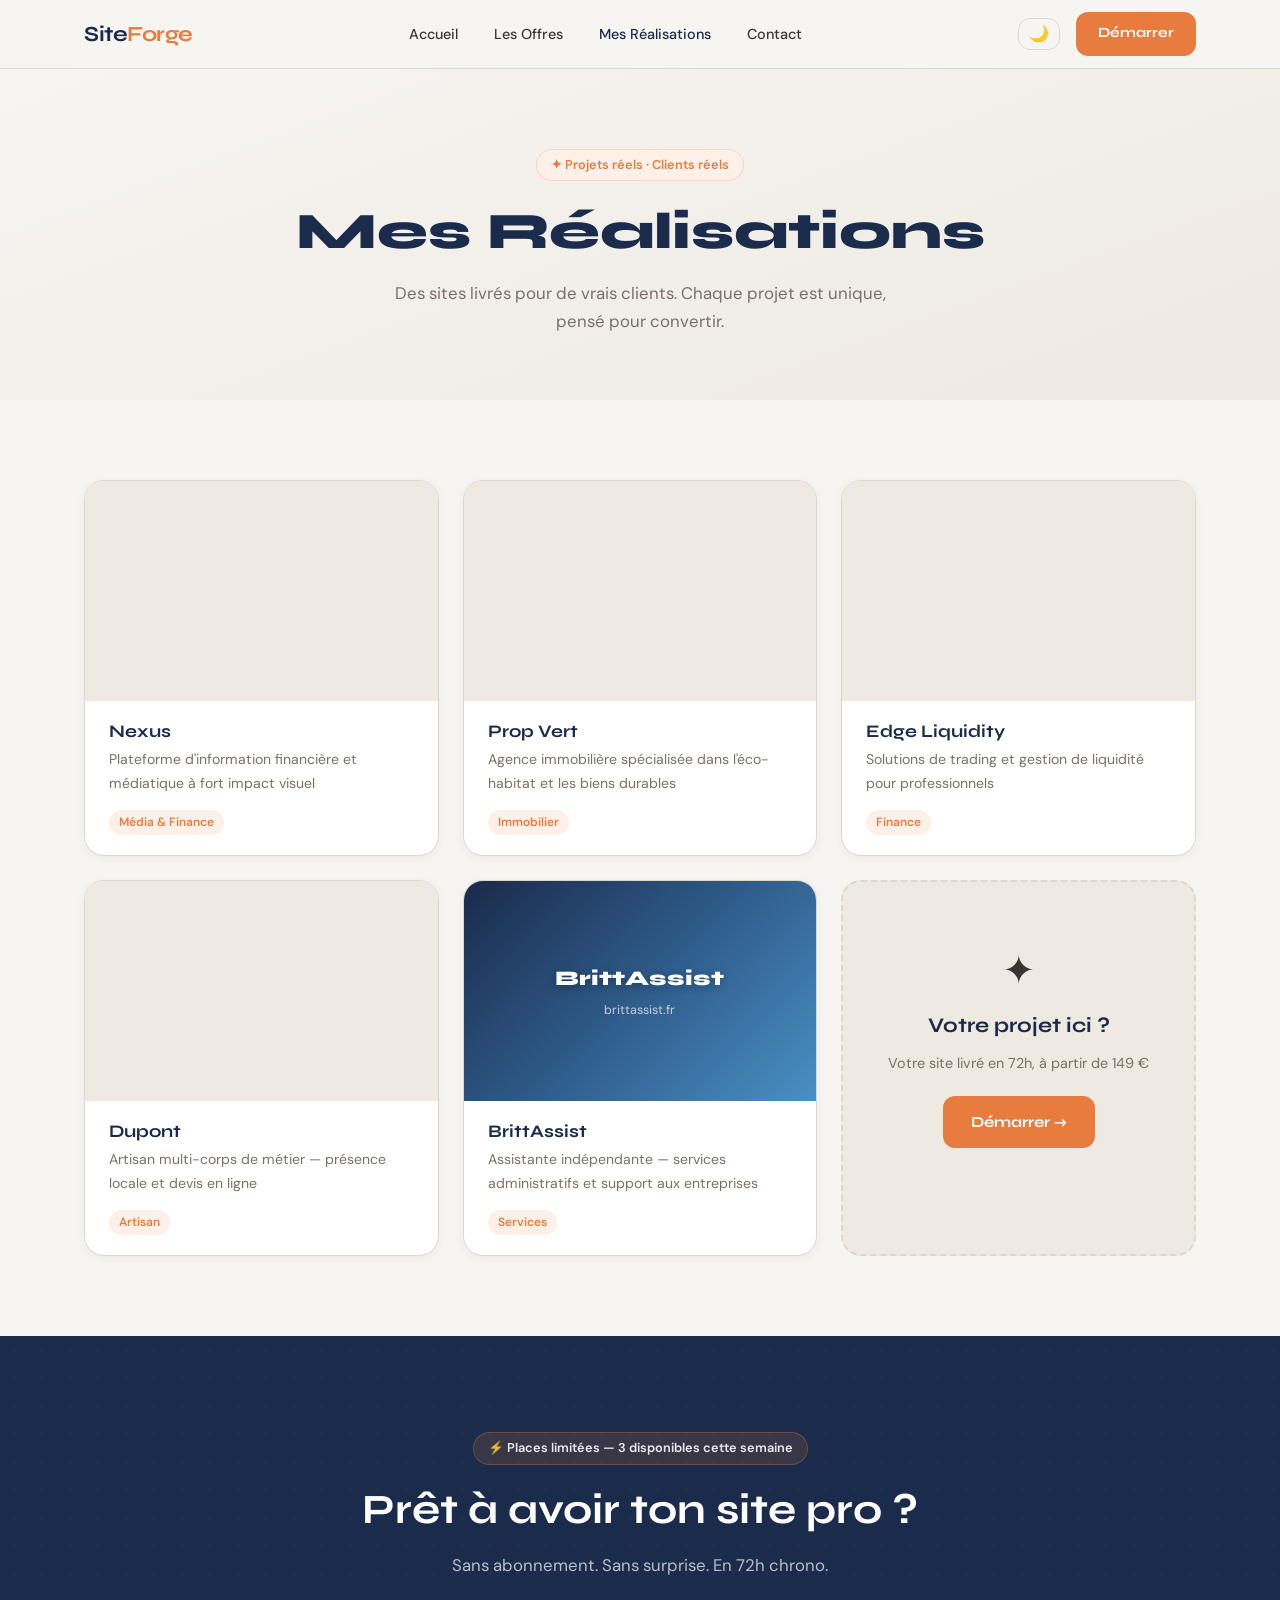
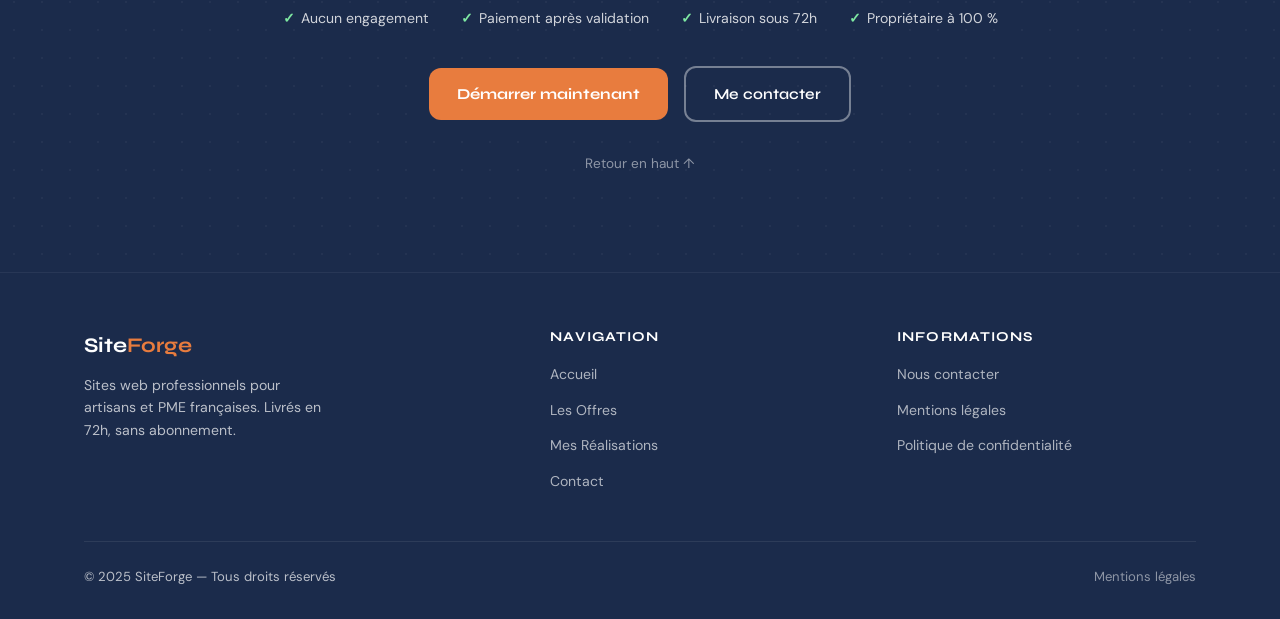
<file: realisations.html>
<!DOCTYPE html>
<html lang="fr">
<head>
  <script>document.documentElement.setAttribute('data-theme',localStorage.getItem('siteforge-theme')||'light');</script>
  <meta charset="UTF-8" />
  <meta name="viewport" content="width=device-width, initial-scale=1.0" />
  <meta name="robots" content="index, follow" />
  <title>Mes Réalisations — SiteForge</title>
  <meta name="description" content="Découvrez nos sites web créés pour des artisans et PME françaises. Chaque projet livré en 72h." />
  <meta name="author" content="SiteForge" />
  <link rel="canonical" href="https://siteforge.fr/realisations.html" />
  <meta property="og:type" content="website" />
  <meta property="og:url" content="https://siteforge.fr/realisations.html" />
  <meta property="og:title" content="Mes Réalisations — SiteForge" />
  <meta property="og:description" content="Découvrez nos sites web créés pour des artisans et PME françaises. Chaque projet livré en 72h." />
  <meta property="og:locale" content="fr_FR" />
  <link rel="preconnect" href="https://fonts.googleapis.com" />
  <link rel="preconnect" href="https://fonts.gstatic.com" crossorigin />
  <link href="https://fonts.googleapis.com/css2?family=Syne:wght@600;700;800&family=DM+Sans:wght@300;400;500;600&display=swap" rel="stylesheet" />
  <link rel="stylesheet" href="style.css" />
</head>
<body>

<!-- ══════════════════════ MOBILE NAV ══════════════════════ -->
<nav class="navbar-mobile" id="mobileNav" aria-label="Navigation mobile">
  <button class="mobile-close" id="mobileClose" aria-label="Fermer le menu">✕</button>
  <a href="index.html">Accueil</a>
  <a href="index.html#offres">Les Offres</a>
  <a href="realisations.html">Mes Réalisations</a>
  <a href="contact.html">Contact</a>
  <a href="contact.html" class="btn-accent" style="margin-top:8px;">Démarrer</a>
</nav>

<!-- ══════════════════════ NAVBAR ══════════════════════ -->
<nav class="navbar" id="navbar" aria-label="Navigation principale">
  <div class="container">
    <a href="index.html" class="navbar-logo">Site<span>Forge</span></a>
    <ul class="navbar-links">
      <li><a href="index.html">Accueil</a></li>
      <li><a href="index.html#offres">Les Offres</a></li>
      <li><a href="realisations.html" class="active">Mes Réalisations</a></li>
      <li><a href="contact.html">Contact</a></li>
    </ul>
    <div class="navbar-cta">
      <button class="theme-toggle" id="themeToggle" aria-label="Changer le thème">🌙</button>
      <a href="questionnaire.html" class="btn-accent" style="padding:10px 22px;font-size:0.88rem;">Démarrer</a>
    </div>
    <button class="navbar-hamburger" id="hamburger" aria-label="Ouvrir le menu" aria-expanded="false">
      <span></span><span></span><span></span>
    </button>
  </div>
</nav>

<!-- ══════════════════════ HERO PAGE ══════════════════════ -->
<div class="page-hero">
  <div class="container">
    <div class="badge-pill">✦ Projets réels · Clients réels</div>
    <h1>Mes Réalisations</h1>
    <p>Des sites livrés pour de vrais clients. Chaque projet est unique, pensé pour convertir.</p>
  </div>
</div>

<!-- ══════════════════════ GRILLE RÉALISATIONS ══════════════════════ -->
<section aria-label="Galerie des réalisations">
  <div class="container">
    <div class="realisations-grid">

      <!-- 1 — Nexus -->
      <a href="https://nexus-new-psi.vercel.app/" target="_blank" rel="noopener noreferrer" class="realisation-card">
        <div class="card-preview">
          <iframe src="https://nexus-new-psi.vercel.app/" loading="lazy" scrolling="no" title="Aperçu du site Nexus"></iframe>
          <div class="card-overlay">
            <span class="card-visit-btn">Voir le site →</span>
          </div>
        </div>
        <div class="card-info">
          <h3>Nexus</h3>
          <p>Plateforme d'information financière et médiatique à fort impact visuel</p>
          <span class="card-tag">Média &amp; Finance</span>
        </div>
      </a>

      <!-- 2 — Prop Vert -->
      <a href="https://prop-vert-two.vercel.app/" target="_blank" rel="noopener noreferrer" class="realisation-card">
        <div class="card-preview">
          <iframe src="https://prop-vert-two.vercel.app/" loading="lazy" scrolling="no" title="Aperçu du site Prop Vert"></iframe>
          <div class="card-overlay">
            <span class="card-visit-btn">Voir le site →</span>
          </div>
        </div>
        <div class="card-info">
          <h3>Prop Vert</h3>
          <p>Agence immobilière spécialisée dans l'éco-habitat et les biens durables</p>
          <span class="card-tag">Immobilier</span>
        </div>
      </a>

      <!-- 3 — Edge Liquidity -->
      <a href="https://edgeliquidity-j95e.vercel.app/" target="_blank" rel="noopener noreferrer" class="realisation-card">
        <div class="card-preview">
          <iframe src="https://edgeliquidity-j95e.vercel.app/" loading="lazy" scrolling="no" title="Aperçu du site Edge Liquidity"></iframe>
          <div class="card-overlay">
            <span class="card-visit-btn">Voir le site →</span>
          </div>
        </div>
        <div class="card-info">
          <h3>Edge Liquidity</h3>
          <p>Solutions de trading et gestion de liquidité pour professionnels</p>
          <span class="card-tag">Finance</span>
        </div>
      </a>

      <!-- 4 — Dupont -->
      <a href="https://dupont.vercel.app/" target="_blank" rel="noopener noreferrer" class="realisation-card">
        <div class="card-preview">
          <iframe src="https://dupont.vercel.app/" loading="lazy" scrolling="no" title="Aperçu du site Dupont"></iframe>
          <div class="card-overlay">
            <span class="card-visit-btn">Voir le site →</span>
          </div>
        </div>
        <div class="card-info">
          <h3>Dupont</h3>
          <p>Artisan multi-corps de métier — présence locale et devis en ligne</p>
          <span class="card-tag">Artisan</span>
        </div>
      </a>

      <!-- 5 — BrittAssist (aperçu statique — iframe bloqué par politique sécurité du domaine) -->
      <a href="https://brittassist.fr/" target="_blank" rel="noopener noreferrer" class="realisation-card">
        <div class="card-preview card-preview--static" style="background: linear-gradient(135deg, #1a2a4a 0%, #2e5b8a 50%, #4a90c4 100%);">
          <div class="card-preview-placeholder">
            <span class="card-preview-placeholder-name">BrittAssist</span>
            <span class="card-preview-placeholder-url">brittassist.fr</span>
          </div>
          <div class="card-overlay">
            <span class="card-visit-btn">Voir le site →</span>
          </div>
        </div>
        <div class="card-info">
          <h3>BrittAssist</h3>
          <p>Assistante indépendante — services administratifs et support aux entreprises</p>
          <span class="card-tag">Services</span>
        </div>
      </a>

      <!-- 6 — CTA -->
      <a href="questionnaire.html" class="realisation-card realisation-card--cta">
        <div class="card-cta-inner">
          <span aria-hidden="true" style="font-size:2.5rem;">✦</span>
          <h3>Votre projet ici&nbsp;?</h3>
          <p>Votre site livré en 72h, à partir de 149&nbsp;€</p>
          <span class="btn-accent" style="margin-top:8px;">Démarrer →</span>
        </div>
      </a>

    </div>
  </div>
</section>

<!-- ══════════════════════ CTA FINAL ══════════════════════ -->
<section class="cta-final" aria-label="Démarrer votre projet">
  <div class="container" style="position:relative;z-index:1;">
    <div class="badge-pill">⚡ Places limitées — 3 disponibles cette semaine</div>

    <h2>Prêt à avoir ton site pro&nbsp;?</h2>
    <p class="sub">Sans abonnement. Sans surprise. En 72h chrono.</p>

    <div class="cta-guarantees">
      <span class="cta-guarantee">Aucun engagement</span>
      <span class="cta-guarantee">Paiement après validation</span>
      <span class="cta-guarantee">Livraison sous 72h</span>
      <span class="cta-guarantee">Propriétaire à 100&nbsp;%</span>
    </div>

    <div class="cta-btn-row">
      <a href="questionnaire.html" class="btn-accent">Démarrer maintenant</a>
      <a href="contact.html" class="btn-outline-white">Me contacter</a>
    </div>

    <a href="#" class="cta-link-up" onclick="window.scrollTo({top:0,behavior:'smooth'});return false;">Retour en haut ↑</a>
  </div>
</section>

<!-- ══════════════════════ FOOTER ══════════════════════ -->
<footer class="footer" aria-label="Pied de page">
  <div class="container">
    <div class="footer-grid">
      <div>
        <a href="index.html" class="footer-logo">Site<span>Forge</span></a>
        <p class="footer-tagline">Sites web professionnels pour artisans et PME françaises. Livrés en 72h, sans abonnement.</p>
      </div>
      <div class="footer-col">
        <h4>Navigation</h4>
        <ul>
          <li><a href="index.html">Accueil</a></li>
          <li><a href="index.html#offres">Les Offres</a></li>
          <li><a href="realisations.html">Mes Réalisations</a></li>
          <li><a href="contact.html">Contact</a></li>
        </ul>
      </div>
      <div class="footer-col">
        <h4>Informations</h4>
        <ul>
          <li><a href="contact.html">Nous contacter</a></li>
          <li><a href="mentions-legales.html">Mentions légales</a></li>
          <li><a href="politique-confidentialite.html">Politique de confidentialité</a></li>
        </ul>
      </div>
    </div>
    <div class="footer-bottom">
      <span>© 2025 SiteForge — Tous droits réservés</span>
      <a href="mentions-legales.html">Mentions légales</a>
    </div>
  </div>
</footer>

<script>
  (function() {
    const saved = localStorage.getItem('siteforge-theme') || 'light';
    document.documentElement.setAttribute('data-theme', saved);
  })();

  const hamburger = document.getElementById('hamburger');
  const mobileNav = document.getElementById('mobileNav');
  const mobileClose = document.getElementById('mobileClose');

  hamburger.addEventListener('click', () => {
    mobileNav.classList.add('open');
    hamburger.setAttribute('aria-expanded', 'true');
  });

  mobileClose.addEventListener('click', () => {
    mobileNav.classList.remove('open');
    hamburger.setAttribute('aria-expanded', 'false');
  });

  mobileNav.addEventListener('click', (e) => {
    if (e.target === mobileNav) {
      mobileNav.classList.remove('open');
      hamburger.setAttribute('aria-expanded', 'false');
    }
  });

  const themeToggle = document.getElementById('themeToggle');
  const html = document.documentElement;
  const applyTheme = (t) => {
    html.setAttribute('data-theme', t);
    localStorage.setItem('siteforge-theme', t);
    themeToggle.textContent = t === 'dark' ? '☀️' : '🌙';
    themeToggle.setAttribute('aria-label', t === 'dark' ? 'Passer en mode clair' : 'Passer en mode sombre');
  };
  applyTheme(localStorage.getItem('siteforge-theme') || 'light');
  themeToggle.addEventListener('click', () => {
    applyTheme(html.getAttribute('data-theme') === 'dark' ? 'light' : 'dark');
  });
</script>

</body>
</html>
</file>
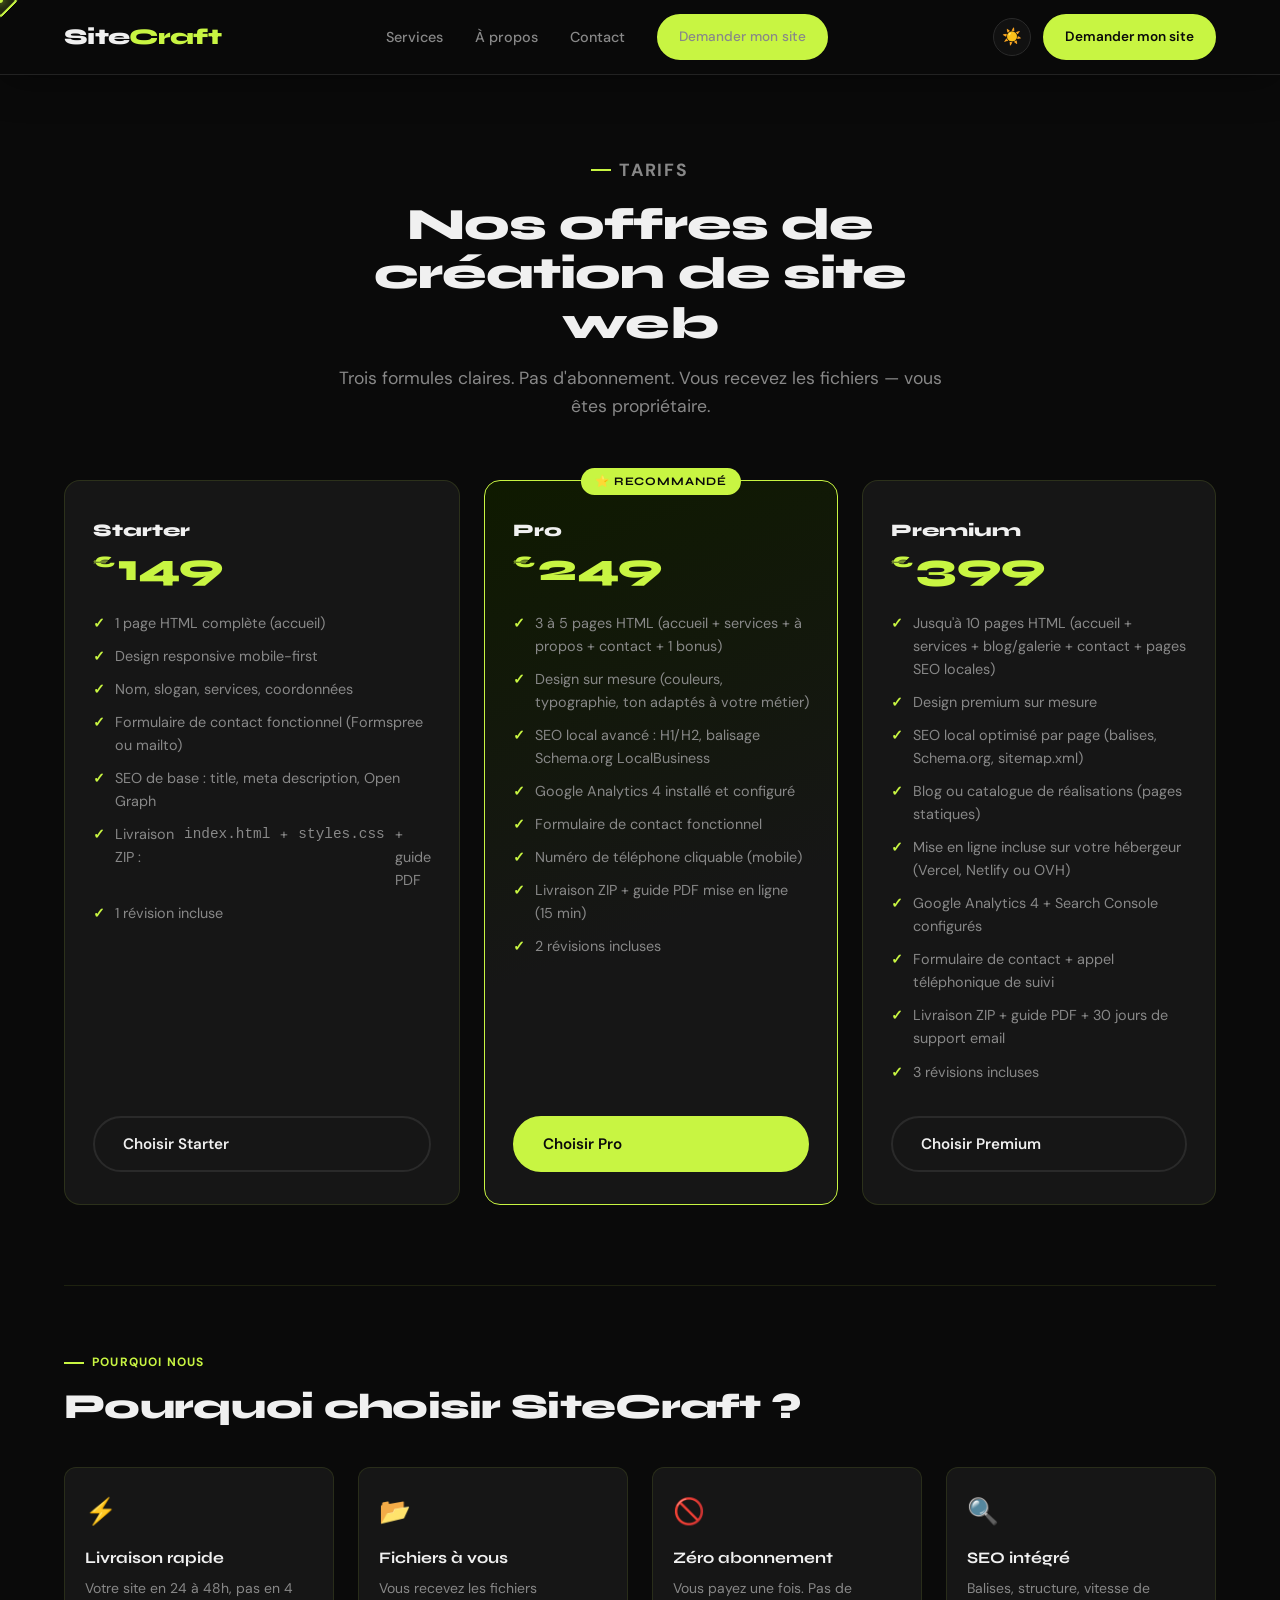
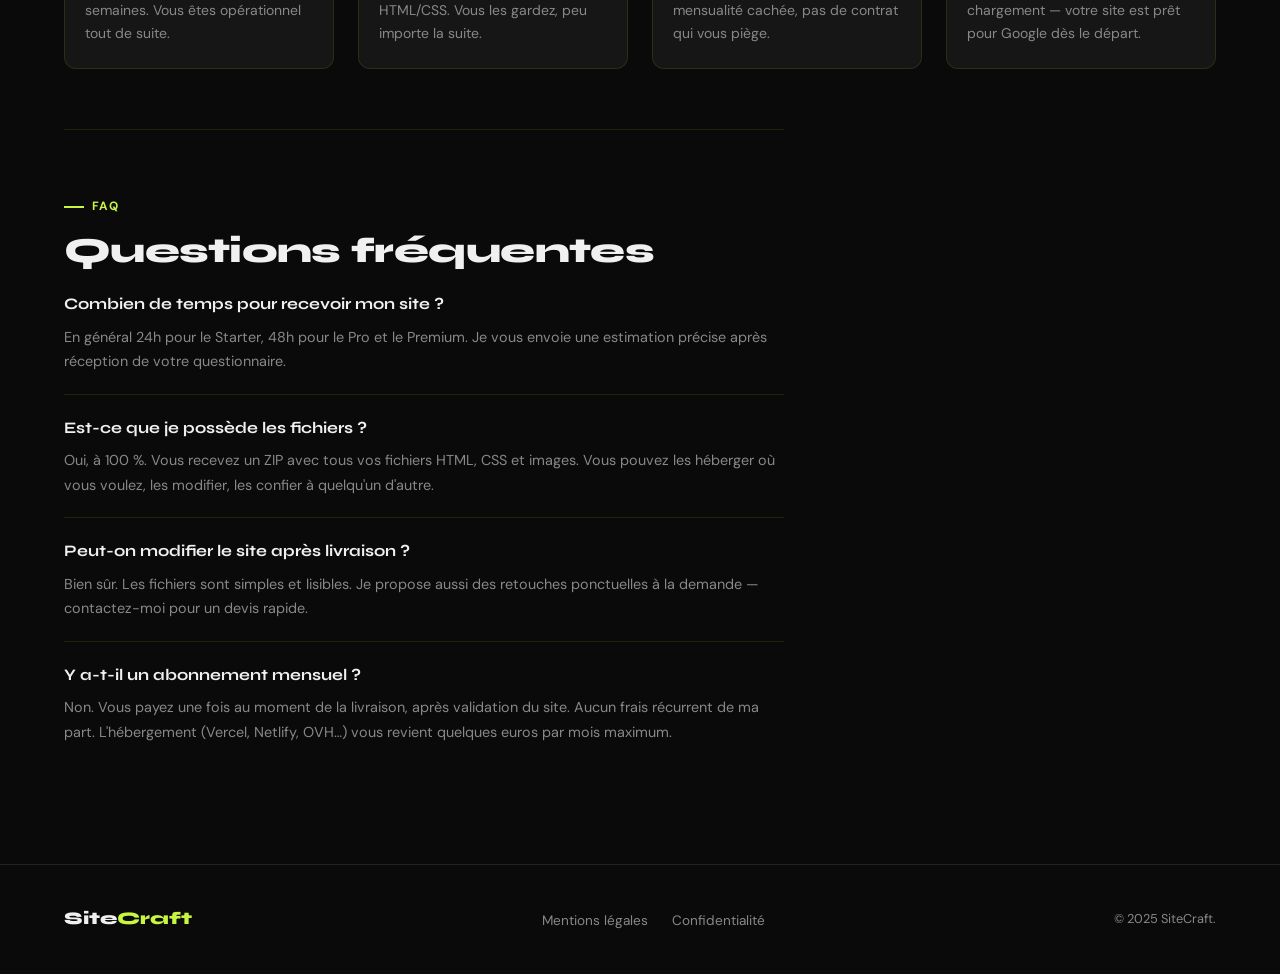
<file: services.html>
<!DOCTYPE html>
<html lang="fr">
<head>
  <meta charset="UTF-8" />
  <meta name="viewport" content="width=device-width, initial-scale=1.0" />
  <title>Nos offres de création de site web — SiteCraft</title>
  <meta name="description" content="3 offres claires pour votre site web : Starter 149€, Pro 249€, Premium 399€. Livré en 24–48h, sans abonnement, fichiers HTML/CSS inclus." />
  <link rel="canonical" href="https://sitecraft.fr/services.html" />
  <meta name="robots" content="index, follow" />
  <link rel="stylesheet" href="styles.css" />
  <style>
    /* ── Cursor : diamant → carré sur hover ── */
    .cursor {
      width: 26px;
      height: 26px;
      border: 2px solid var(--accent);
      border-radius: 4px;
      background: var(--accent-dim);
      transform: translate(-50%, -50%) rotate(45deg);
      transition: width .3s cubic-bezier(.16,1,.3,1),
                  height .3s cubic-bezier(.16,1,.3,1),
                  transform .3s cubic-bezier(.16,1,.3,1),
                  box-shadow .3s;
    }
    .cursor.hover {
      width: 46px;
      height: 46px;
      transform: translate(-50%, -50%) rotate(0deg);
      box-shadow: 0 0 20px var(--accent-glow);
    }
    .cursor-dot {
      width: 6px;
      height: 6px;
      background: var(--accent);
      box-shadow: 0 0 8px var(--accent);
    }

    /* ── Page layout ── */
    .services-hero {
      padding: 140px 0 60px;
      text-align: center;
      max-width: 640px;
      margin: 0 auto;
    }
    .services-hero p {
      color: var(--muted);
      font-size: 1.1rem;
      margin-top: 16px;
    }

    /* Grille des offres */
    .offers-grid {
      display: grid;
      grid-template-columns: repeat(3, 1fr);
      gap: 24px;
      padding: 0 0 80px;
    }
    .offer-card {
      background: var(--surface2);
      border: 1px solid rgba(200,245,66,.12);
      border-radius: 16px;
      padding: 36px 28px 32px;
      display: flex;
      flex-direction: column;
      gap: 0;
      transition: border-color .2s, transform .2s;
    }
    .offer-card:hover {
      border-color: var(--accent);
      transform: translateY(-4px);
    }
    .offer-card.best {
      border-color: var(--accent);
      background: linear-gradient(160deg, #0f1a00 0%, var(--surface2) 60%);
      position: relative;
    }
    [data-theme="light"] .offer-card.best {
      background: linear-gradient(160deg, #f5ffe0 0%, var(--surface2) 60%);
    }
    .offer-badge {
      position: absolute;
      top: -13px;
      left: 50%;
      transform: translateX(-50%);
      background: var(--accent);
      color: #0a0a0a;
      font-family: 'Syne', sans-serif;
      font-weight: 700;
      font-size: .72rem;
      letter-spacing: .08em;
      text-transform: uppercase;
      padding: 4px 14px;
      border-radius: 100px;
      white-space: nowrap;
    }
    .offer-name {
      font-family: 'Syne', sans-serif;
      font-weight: 800;
      font-size: 1.1rem;
      margin-bottom: 4px;
    }
    .offer-price {
      font-family: 'Syne', sans-serif;
      font-weight: 800;
      font-size: 2.4rem;
      color: var(--accent);
      line-height: 1;
      margin-bottom: 24px;
    }
    .offer-price sup {
      font-size: 1rem;
      vertical-align: super;
      margin-right: 2px;
    }
    .offer-features {
      list-style: none;
      padding: 0;
      margin: 0 0 32px;
      display: flex;
      flex-direction: column;
      gap: 10px;
      flex: 1;
    }
    .offer-features li {
      display: flex;
      align-items: flex-start;
      gap: 10px;
      font-size: .9rem;
      color: var(--muted);
    }
    .offer-features li::before {
      content: '✓';
      color: var(--accent);
      font-weight: 700;
      flex-shrink: 0;
    }

    /* Pourquoi SiteCraft */
    .why-section {
      padding: 60px 0;
      border-top: 1px solid rgba(200,245,66,.1);
    }
    .why-grid {
      display: grid;
      grid-template-columns: repeat(4, 1fr);
      gap: 24px;
      margin-top: 40px;
    }
    .why-card {
      background: var(--surface2);
      border: 1px solid rgba(200,245,66,.1);
      border-radius: 12px;
      padding: 24px 20px;
    }
    .why-icon {
      font-size: 1.6rem;
      margin-bottom: 12px;
    }
    .why-card strong {
      display: block;
      font-family: 'Syne', sans-serif;
      font-weight: 700;
      margin-bottom: 6px;
    }
    .why-card p {
      color: var(--muted);
      font-size: .875rem;
      line-height: 1.6;
      margin: 0;
    }

    /* FAQ */
    .faq-section {
      padding: 60px 0 100px;
      border-top: 1px solid rgba(200,245,66,.1);
      max-width: 720px;
    }
    .faq-item {
      border-bottom: 1px solid rgba(200,245,66,.1);
      padding: 20px 0;
    }
    .faq-item:last-child { border-bottom: none; }
    .faq-q {
      font-family: 'Syne', sans-serif;
      font-weight: 700;
      margin-bottom: 8px;
    }
    .faq-a {
      color: var(--muted);
      font-size: .9rem;
      line-height: 1.7;
      margin: 0;
    }

    @media (max-width: 900px) {
      .offers-grid { grid-template-columns: 1fr; max-width: 420px; margin: 0 auto; }
      .why-grid { grid-template-columns: 1fr 1fr; }
    }
    @media (max-width: 600px) {
      .why-grid { grid-template-columns: 1fr; }
    }
  </style>
</head>
<body>

<div class="cursor" id="cursor"></div>
<div class="cursor-dot" id="cursorDot"></div>

<nav class="navbar scrolled" id="navbar">
  <div class="container">
    <a href="index.html" class="navbar-logo">Site<span>Craft</span></a>
    <ul class="navbar-links" id="navbarLinks">
      <li><a href="services.html">Services</a></li>
      <li><a href="a-propos.html">À propos</a></li>
      <li><a href="contact.html">Contact</a></li>
      <li class="nav-mobile-cta"><a href="questionnaire.html" class="btn btn-primary" style="padding:10px 20px;font-size:0.85rem;">Demander mon site</a></li>
    </ul>
    <div style="display:flex;align-items:center;gap:12px;">
      <button class="theme-toggle" id="themeToggle" aria-label="Changer le thème">☀️</button>
      <a href="questionnaire.html" class="btn btn-primary" style="padding:10px 20px;font-size:0.85rem;">Demander mon site</a>
    </div>
    <button class="navbar-hamburger" id="hamburger" aria-label="Menu">
      <span></span><span></span><span></span>
    </button>
  </div>
</nav>

<main>
  <div class="container">

    <!-- H1 -->
    <div class="services-hero fade-up">
      <p class="section-label">Tarifs</p>
      <h1>Nos offres de création de site web</h1>
      <p>Trois formules claires. Pas d'abonnement. Vous recevez les fichiers — vous êtes propriétaire.</p>
    </div>

    <!-- Grille des offres -->
    <div class="offers-grid fade-up" data-delay="100">

      <!-- Starter -->
      <div class="offer-card">
        <div class="offer-name">Starter</div>
        <div class="offer-price"><sup>€</sup>149</div>
        <ul class="offer-features">
          <li>1 page HTML complète (accueil)</li>
          <li>Design responsive mobile-first</li>
          <li>Nom, slogan, services, coordonnées</li>
          <li>Formulaire de contact fonctionnel (Formspree ou mailto)</li>
          <li>SEO de base : title, meta description, Open Graph</li>
          <li>Livraison ZIP : <code>index.html</code> + <code>styles.css</code> + guide PDF</li>
          <li>1 révision incluse</li>
        </ul>
        <a href="questionnaire.html" class="btn btn-outline" style="text-align:center;">Choisir Starter</a>
      </div>

      <!-- Pro (recommandé) -->
      <div class="offer-card best">
        <div class="offer-badge">⭐ Recommandé</div>
        <div class="offer-name">Pro</div>
        <div class="offer-price"><sup>€</sup>249</div>
        <ul class="offer-features">
          <li>3 à 5 pages HTML (accueil + services + à propos + contact + 1 bonus)</li>
          <li>Design sur mesure (couleurs, typographie, ton adaptés à votre métier)</li>
          <li>SEO local avancé : H1/H2, balisage Schema.org LocalBusiness</li>
          <li>Google Analytics 4 installé et configuré</li>
          <li>Formulaire de contact fonctionnel</li>
          <li>Numéro de téléphone cliquable (mobile)</li>
          <li>Livraison ZIP + guide PDF mise en ligne (15 min)</li>
          <li>2 révisions incluses</li>
        </ul>
        <a href="questionnaire.html" class="btn btn-primary" style="text-align:center;">Choisir Pro</a>
      </div>

      <!-- Premium -->
      <div class="offer-card">
        <div class="offer-name">Premium</div>
        <div class="offer-price"><sup>€</sup>399</div>
        <ul class="offer-features">
          <li>Jusqu'à 10 pages HTML (accueil + services + blog/galerie + contact + pages SEO locales)</li>
          <li>Design premium sur mesure</li>
          <li>SEO local optimisé par page (balises, Schema.org, sitemap.xml)</li>
          <li>Blog ou catalogue de réalisations (pages statiques)</li>
          <li>Mise en ligne incluse sur votre hébergeur (Vercel, Netlify ou OVH)</li>
          <li>Google Analytics 4 + Search Console configurés</li>
          <li>Formulaire de contact + appel téléphonique de suivi</li>
          <li>Livraison ZIP + guide PDF + 30 jours de support email</li>
          <li>3 révisions incluses</li>
        </ul>
        <a href="questionnaire.html" class="btn btn-outline" style="text-align:center;">Choisir Premium</a>
      </div>

    </div>

    <!-- Pourquoi SiteCraft -->
    <div class="why-section fade-up" data-delay="150">
      <p class="section-label">Pourquoi nous</p>
      <h2>Pourquoi choisir SiteCraft ?</h2>
      <div class="why-grid">
        <div class="why-card">
          <div class="why-icon">⚡</div>
          <strong>Livraison rapide</strong>
          <p>Votre site en 24 à 48h, pas en 4 semaines. Vous êtes opérationnel tout de suite.</p>
        </div>
        <div class="why-card">
          <div class="why-icon">📂</div>
          <strong>Fichiers à vous</strong>
          <p>Vous recevez les fichiers HTML/CSS. Vous les gardez, peu importe la suite.</p>
        </div>
        <div class="why-card">
          <div class="why-icon">🚫</div>
          <strong>Zéro abonnement</strong>
          <p>Vous payez une fois. Pas de mensualité cachée, pas de contrat qui vous piège.</p>
        </div>
        <div class="why-card">
          <div class="why-icon">🔍</div>
          <strong>SEO intégré</strong>
          <p>Balises, structure, vitesse de chargement — votre site est prêt pour Google dès le départ.</p>
        </div>
      </div>
    </div>

    <!-- FAQ -->
    <div class="faq-section fade-up" data-delay="200">
      <p class="section-label">FAQ</p>
      <h2>Questions fréquentes</h2>

      <div class="faq-item">
        <p class="faq-q">Combien de temps pour recevoir mon site ?</p>
        <p class="faq-a">En général 24h pour le Starter, 48h pour le Pro et le Premium. Je vous envoie une estimation précise après réception de votre questionnaire.</p>
      </div>

      <div class="faq-item">
        <p class="faq-q">Est-ce que je possède les fichiers ?</p>
        <p class="faq-a">Oui, à 100 %. Vous recevez un ZIP avec tous vos fichiers HTML, CSS et images. Vous pouvez les héberger où vous voulez, les modifier, les confier à quelqu'un d'autre.</p>
      </div>

      <div class="faq-item">
        <p class="faq-q">Peut-on modifier le site après livraison ?</p>
        <p class="faq-a">Bien sûr. Les fichiers sont simples et lisibles. Je propose aussi des retouches ponctuelles à la demande — contactez-moi pour un devis rapide.</p>
      </div>

      <div class="faq-item">
        <p class="faq-q">Y a-t-il un abonnement mensuel ?</p>
        <p class="faq-a">Non. Vous payez une fois au moment de la livraison, après validation du site. Aucun frais récurrent de ma part. L'hébergement (Vercel, Netlify, OVH…) vous revient quelques euros par mois maximum.</p>
      </div>

    </div>

  </div>
</main>

<footer>
  <div class="container">
    <div class="footer-inner">
      <div class="footer-logo">Site<span>Craft</span></div>
      <ul class="footer-links">
        <li><a href="mentions-legales.html">Mentions légales</a></li>
        <li><a href="politique-confidentialite.html">Confidentialité</a></li>
      </ul>
      <p class="footer-copy">© 2025 SiteCraft.</p>
    </div>
  </div>
</footer>

<script>
const cursor=document.getElementById('cursor');
const cursorDot=document.getElementById('cursorDot');
let mouseX=0,mouseY=0,curX=0,curY=0;
document.addEventListener('mousemove',e=>{mouseX=e.clientX;mouseY=e.clientY;cursorDot.style.left=mouseX+'px';cursorDot.style.top=mouseY+'px';});
function ac(){curX+=(mouseX-curX)*0.12;curY+=(mouseY-curY)*0.12;cursor.style.left=curX+'px';cursor.style.top=curY+'px';requestAnimationFrame(ac);}ac();
document.querySelectorAll('a,button').forEach(el=>{
  el.addEventListener('mouseenter',()=>cursor.classList.add('hover'));
  el.addEventListener('mouseleave',()=>cursor.classList.remove('hover'));
});
const themeToggle=document.getElementById('themeToggle');
const html=document.documentElement;
const savedTheme=localStorage.getItem('theme')||'dark';
html.setAttribute('data-theme',savedTheme);
if(themeToggle){themeToggle.textContent=savedTheme==='light'?'🌙':'☀️';themeToggle.addEventListener('click',()=>{const c=html.getAttribute('data-theme');const n=c==='dark'?'light':'dark';html.setAttribute('data-theme',n);localStorage.setItem('theme',n);themeToggle.textContent=n==='light'?'🌙':'☀️';});}
document.querySelectorAll('.fade-up').forEach(el=>{el.style.opacity='0';el.style.transform='translateY(30px)';setTimeout(()=>{el.style.transition='opacity 0.7s ease, transform 0.7s ease';el.style.opacity='1';el.style.transform='translateY(0)';},(parseInt(el.dataset.delay)||0));});
/* ─── HAMBURGER ─── */
const hamburger=document.getElementById('hamburger');
const navbarLinks=document.getElementById('navbarLinks');
if(hamburger&&navbarLinks){hamburger.addEventListener('click',()=>{hamburger.classList.toggle('open');navbarLinks.classList.toggle('open');});}
</script>
</body>
</html>
</file>
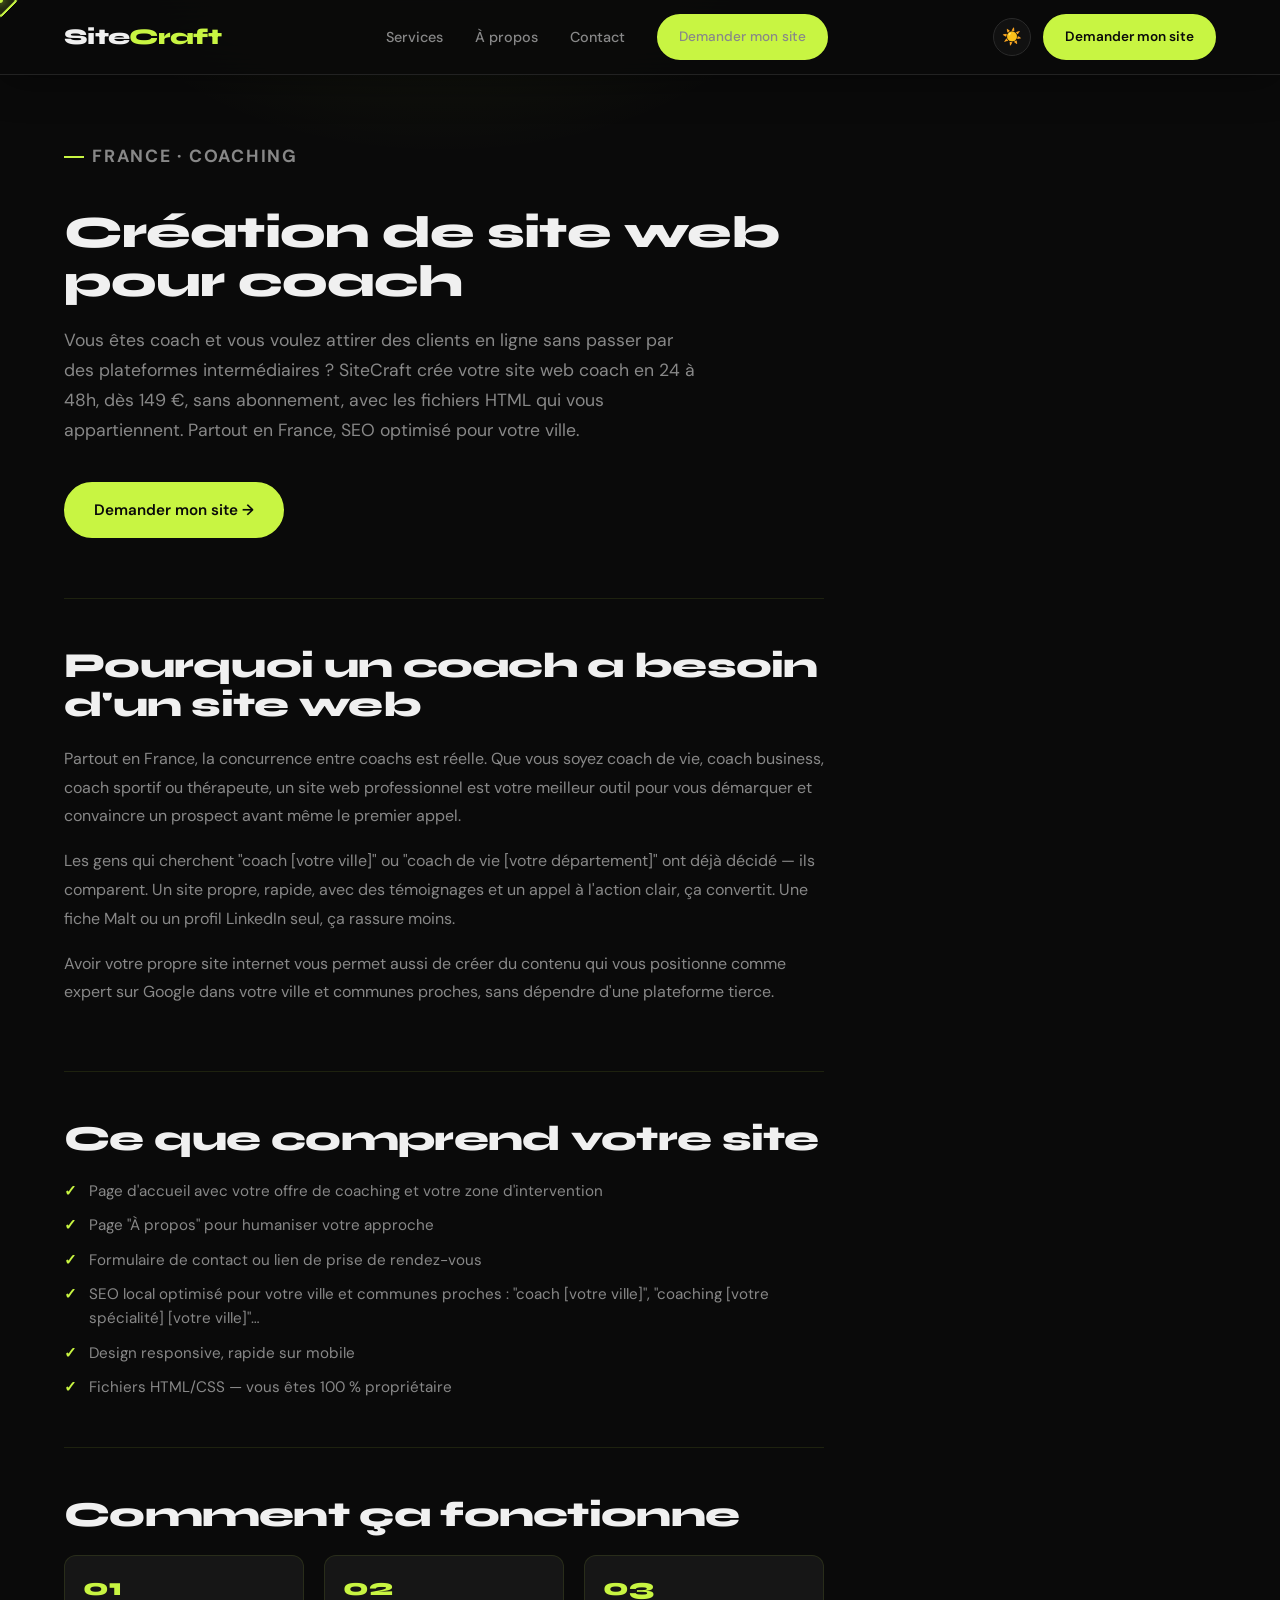
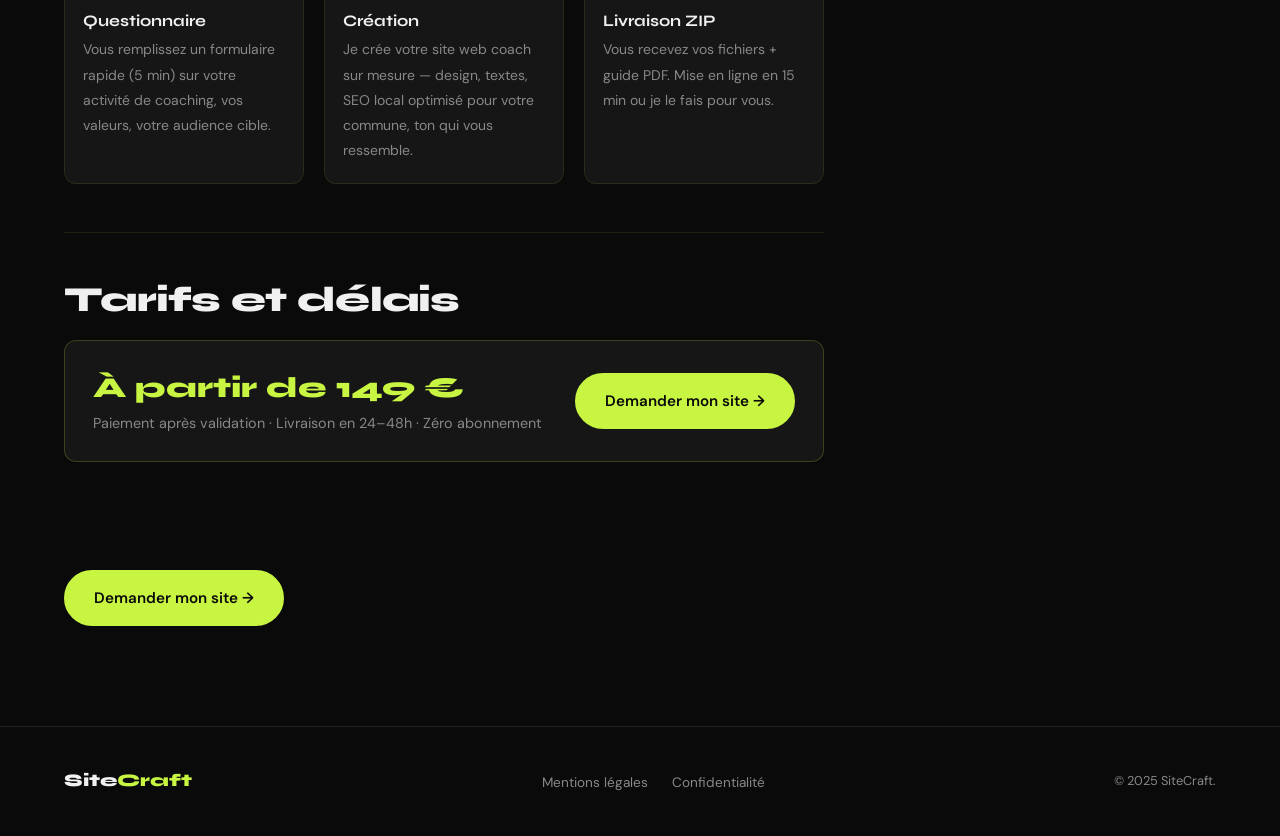
<file: site-web-coach-paris.html>
<!DOCTYPE html>
<html lang="fr">
<head>
  <script>document.documentElement.setAttribute("data-theme",localStorage.getItem("theme")||"dark");</script>
  <meta charset="UTF-8" />
  <meta name="viewport" content="width=device-width, initial-scale=1.0" />
  <title>Création site web coach — Site professionnel dès 149€ · SiteCraft</title>
  <meta name="description" content="Coach en France ? Obtenez un site web professionnel livré en 24–48h dès 149€. SEO local dans votre ville, sans abonnement, fichiers HTML inclus." />
  <link rel="canonical" href="https://sitecraft.fr/site-web-coach-paris.html" />
  <meta name="robots" content="index, follow" />
  <link rel="stylesheet" href="styles.css" />
  <style>
    /* ── Cursor ── */
    .cursor { width: 26px; height: 26px; border: 2px solid var(--accent); border-radius: 4px; background: var(--accent-dim); transform: translate(-50%, -50%) rotate(45deg); transition: width .3s cubic-bezier(.16,1,.3,1), height .3s cubic-bezier(.16,1,.3,1), transform .3s cubic-bezier(.16,1,.3,1), box-shadow .3s; }
    .cursor.hover { width: 46px; height: 46px; transform: translate(-50%, -50%) rotate(0deg); box-shadow: 0 0 20px var(--accent-glow); }
    .cursor-dot { width: 6px; height: 6px; background: var(--accent); box-shadow: 0 0 8px var(--accent); }

    /* ── Page layout ── */
    .seo-hero { padding: 140px 0 60px; max-width: 760px; }
    .seo-hero p.intro { color: var(--muted); font-size: 1.1rem; line-height: 1.7; margin: 20px 0 36px; }
    .seo-section { padding: 48px 0; max-width: 760px; border-top: 1px solid rgba(200,245,66,.1); }
    .seo-section h2 { margin-bottom: 20px; }
    .seo-section p { color: var(--muted); line-height: 1.8; margin-bottom: 16px; }
    .includes-list { list-style: none; padding: 0; margin: 0; display: flex; flex-direction: column; gap: 10px; }
    .includes-list li { display: flex; align-items: flex-start; gap: 12px; color: var(--muted); font-size: .95rem; }
    .includes-list li::before { content: '✓'; color: var(--accent); font-weight: 700; flex-shrink: 0; }
    .steps-row { display: grid; grid-template-columns: repeat(3, 1fr); gap: 20px; margin-top: 8px; }
    .step-box { background: var(--surface2); border: 1px solid rgba(200,245,66,.1); border-radius: 12px; padding: 20px 18px; }
    .step-box .num { font-family: 'Syne', sans-serif; font-weight: 800; font-size: 1.5rem; color: var(--accent); line-height: 1; margin-bottom: 8px; }
    .step-box strong { display: block; font-family: 'Syne', sans-serif; font-weight: 700; margin-bottom: 4px; }
    .step-box p { margin: 0; font-size: .875rem; color: var(--muted); }
    .pricing-strip { background: var(--surface2); border: 1px solid rgba(200,245,66,.2); border-radius: 12px; padding: 24px 28px; display: flex; align-items: center; justify-content: space-between; gap: 24px; margin-top: 8px; }
    .pricing-strip .price-label { font-family: 'Syne', sans-serif; font-weight: 800; font-size: 1.8rem; color: var(--accent); }
    .pricing-strip p { color: var(--muted); font-size: .9rem; margin: 0; }
    .seo-cta { padding: 60px 0 100px; }
    @media (max-width: 600px) { .steps-row { grid-template-columns: 1fr; } .pricing-strip { flex-direction: column; align-items: flex-start; } }
  </style>
</head>
<body>

<div class="cursor" id="cursor"></div>
<div class="cursor-dot" id="cursorDot"></div>

<nav class="navbar scrolled" id="navbar">
  <div class="container">
    <a href="index.html" class="navbar-logo">Site<span>Craft</span></a>
    <ul class="navbar-links" id="navbarLinks">
      <li><a href="services.html">Services</a></li>
      <li><a href="a-propos.html">À propos</a></li>
      <li><a href="contact.html">Contact</a></li>
      <li class="nav-mobile-cta"><a href="questionnaire.html" class="btn btn-primary" style="padding:10px 20px;font-size:0.85rem;">Demander mon site</a></li>
    </ul>
    <div style="display:flex;align-items:center;gap:12px;">
      <button class="theme-toggle" id="themeToggle" aria-label="Changer le thème">☀️</button>
      <a href="questionnaire.html" class="btn btn-primary" style="padding:10px 20px;font-size:0.85rem;">Demander mon site</a>
    </div>
    <button class="navbar-hamburger" id="hamburger" aria-label="Menu">
      <span></span><span></span><span></span>
    </button>
  </div>
</nav>

<main>
  <div class="container">

    <!-- H1 -->
    <div class="seo-hero fade-up">
      <p class="section-label">France · Coaching</p>
      <h1>Création de site web pour coach</h1>
      <p class="intro">
        Vous êtes coach et vous voulez attirer des clients en ligne sans passer par des plateformes intermédiaires ? SiteCraft crée votre site web coach en 24 à 48h, dès 149 €, sans abonnement, avec les fichiers HTML qui vous appartiennent. Partout en France, SEO optimisé pour votre ville.
      </p>
      <a href="questionnaire.html" class="btn btn-primary btn-lg">Demander mon site →</a>
    </div>

    <!-- Pourquoi un coach a besoin d'un site web -->
    <div class="seo-section fade-up" data-delay="100">
      <h2>Pourquoi un coach a besoin d'un site web</h2>
      <p>
        Partout en France, la concurrence entre coachs est réelle. Que vous soyez coach de vie, coach business, coach sportif ou thérapeute, un site web professionnel est votre meilleur outil pour vous démarquer et convaincre un prospect avant même le premier appel.
      </p>
      <p>
        Les gens qui cherchent "coach [votre ville]" ou "coach de vie [votre département]" ont déjà décidé — ils comparent. Un site propre, rapide, avec des témoignages et un appel à l'action clair, ça convertit. Une fiche Malt ou un profil LinkedIn seul, ça rassure moins.
      </p>
      <p>
        Avoir votre propre site internet vous permet aussi de créer du contenu qui vous positionne comme expert sur Google dans votre ville et communes proches, sans dépendre d'une plateforme tierce.
      </p>
    </div>

    <!-- Ce que comprend votre site -->
    <div class="seo-section fade-up" data-delay="150">
      <h2>Ce que comprend votre site</h2>
      <ul class="includes-list">
        <li>Page d'accueil avec votre offre de coaching et votre zone d'intervention</li>
        <li>Page "À propos" pour humaniser votre approche</li>
        <li>Formulaire de contact ou lien de prise de rendez-vous</li>
        <li>SEO local optimisé pour votre ville et communes proches : "coach [votre ville]", "coaching [votre spécialité] [votre ville]"…</li>
        <li>Design responsive, rapide sur mobile</li>
        <li>Fichiers HTML/CSS — vous êtes 100 % propriétaire</li>
      </ul>
    </div>

    <!-- Comment ça fonctionne -->
    <div class="seo-section fade-up" data-delay="200">
      <h2>Comment ça fonctionne</h2>
      <div class="steps-row">
        <div class="step-box">
          <div class="num">01</div>
          <strong>Questionnaire</strong>
          <p>Vous remplissez un formulaire rapide (5 min) sur votre activité de coaching, vos valeurs, votre audience cible.</p>
        </div>
        <div class="step-box">
          <div class="num">02</div>
          <strong>Création</strong>
          <p>Je crée votre site web coach sur mesure — design, textes, SEO local optimisé pour votre commune, ton qui vous ressemble.</p>
        </div>
        <div class="step-box">
          <div class="num">03</div>
          <strong>Livraison ZIP</strong>
          <p>Vous recevez vos fichiers + guide PDF. Mise en ligne en 15 min ou je le fais pour vous.</p>
        </div>
      </div>
    </div>

    <!-- Tarifs et délais -->
    <div class="seo-section fade-up" data-delay="250">
      <h2>Tarifs et délais</h2>
      <div class="pricing-strip">
        <div>
          <div class="price-label">À partir de 149 €</div>
          <p>Paiement après validation · Livraison en 24–48h · Zéro abonnement</p>
        </div>
        <a href="questionnaire.html" class="btn btn-primary">Demander mon site →</a>
      </div>
    </div>

    <!-- CTA final -->
    <div class="seo-cta fade-up" data-delay="300">
      <a href="questionnaire.html" class="btn btn-primary btn-lg">Demander mon site →</a>
    </div>

  </div>
</main>

<footer>
  <div class="container">
    <div class="footer-inner">
      <div class="footer-logo">Site<span>Craft</span></div>
      <ul class="footer-links">
        <li><a href="mentions-legales.html">Mentions légales</a></li>
        <li><a href="politique-confidentialite.html">Confidentialité</a></li>
      </ul>
      <p class="footer-copy">© 2025 SiteCraft.</p>
    </div>
  </div>
</footer>

<script>
const cursor=document.getElementById('cursor');
const cursorDot=document.getElementById('cursorDot');
let mouseX=0,mouseY=0,curX=0,curY=0;
document.addEventListener('mousemove',e=>{mouseX=e.clientX;mouseY=e.clientY;cursorDot.style.left=mouseX+'px';cursorDot.style.top=mouseY+'px';});
function ac(){curX+=(mouseX-curX)*0.12;curY+=(mouseY-curY)*0.12;cursor.style.left=curX+'px';cursor.style.top=curY+'px';requestAnimationFrame(ac);}ac();
document.querySelectorAll('a,button').forEach(el=>{
  el.addEventListener('mouseenter',()=>cursor.classList.add('hover'));
  el.addEventListener('mouseleave',()=>cursor.classList.remove('hover'));
});
const themeToggle=document.getElementById('themeToggle');
const html=document.documentElement;
const savedTheme=localStorage.getItem('theme')||'dark';
html.setAttribute('data-theme',savedTheme);
if(themeToggle){themeToggle.textContent=savedTheme==='light'?'🌙':'☀️';themeToggle.addEventListener('click',()=>{const c=html.getAttribute('data-theme');const n=c==='dark'?'light':'dark';html.setAttribute('data-theme',n);localStorage.setItem('theme',n);themeToggle.textContent=n==='light'?'🌙':'☀️';});}
document.querySelectorAll('.fade-up').forEach(el=>{el.style.opacity='0';el.style.transform='translateY(30px)';setTimeout(()=>{el.style.transition='opacity 0.7s ease, transform 0.7s ease';el.style.opacity='1';el.style.transform='translateY(0)';},(parseInt(el.dataset.delay)||0));});
/* ─── HAMBURGER ─── */
const hamburger=document.getElementById('hamburger');
const navbarLinks=document.getElementById('navbarLinks');
if(hamburger&&navbarLinks){hamburger.addEventListener('click',()=>{hamburger.classList.toggle('open');navbarLinks.classList.toggle('open');});}
</script>
</body>
</html>
</file>
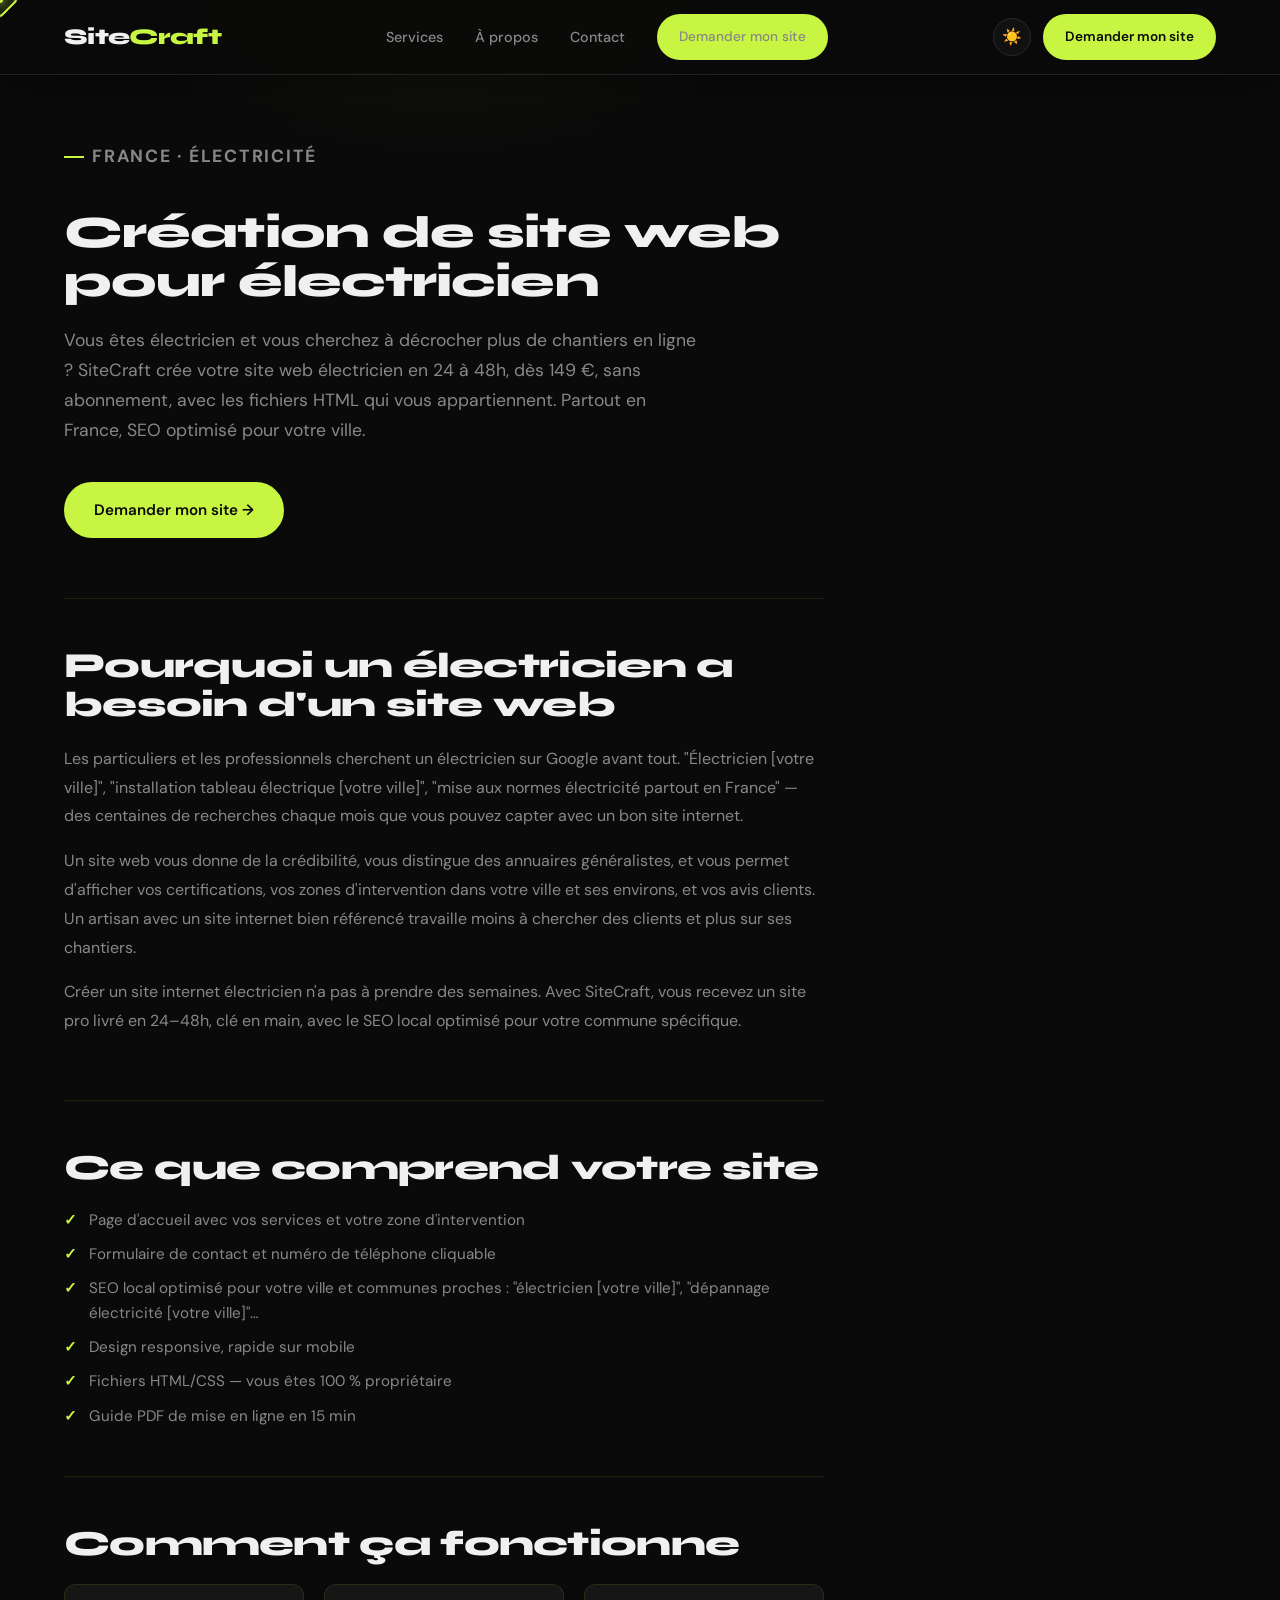
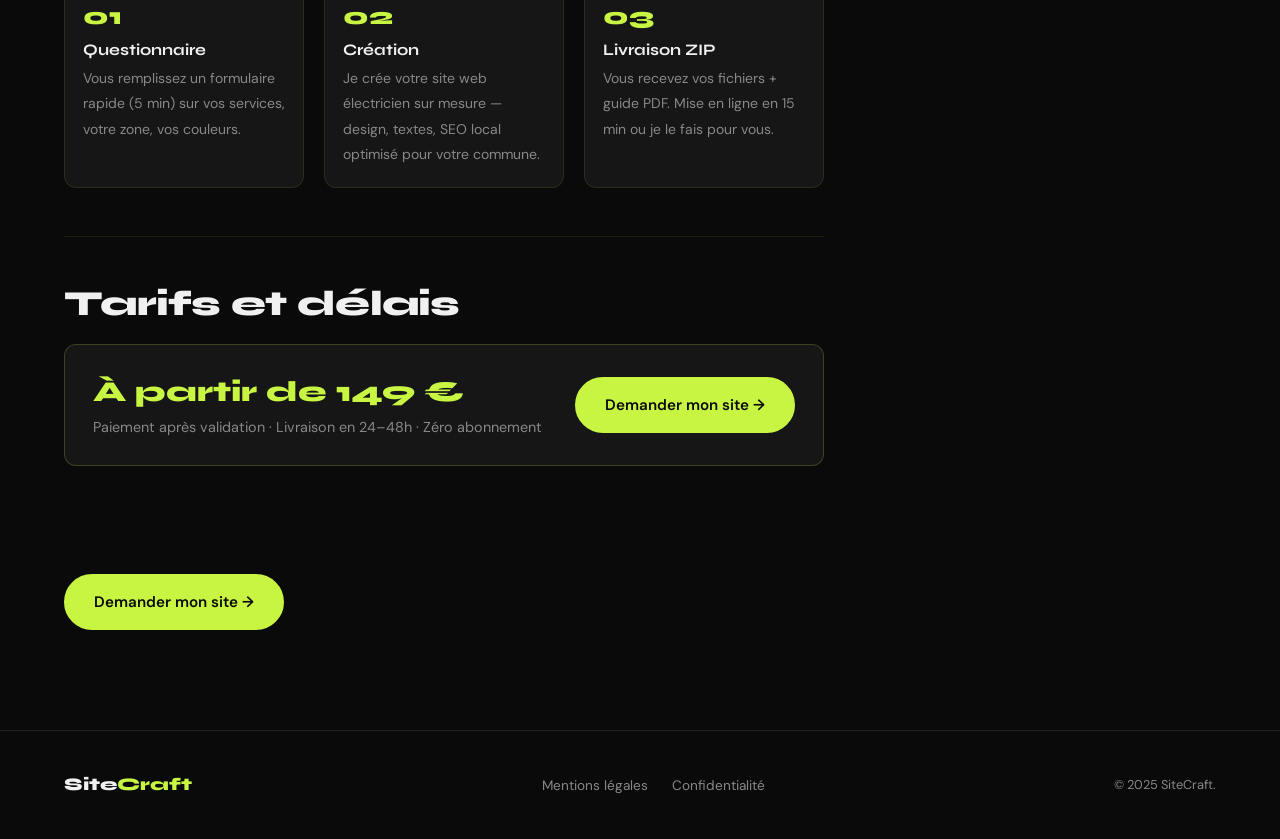
<file: site-web-electricien-lyon.html>
<!DOCTYPE html>
<html lang="fr">
<head>
  <script>document.documentElement.setAttribute("data-theme",localStorage.getItem("theme")||"dark");</script>
  <meta charset="UTF-8" />
  <meta name="viewport" content="width=device-width, initial-scale=1.0" />
  <title>Création site web électricien — Site professionnel dès 149€ · SiteCraft</title>
  <meta name="description" content="Électricien en France ? Obtenez un site web professionnel livré en 24–48h dès 149€. SEO local dans votre ville, sans abonnement, fichiers HTML inclus." />
  <link rel="canonical" href="https://sitecraft.fr/site-web-electricien-lyon.html" />
  <meta name="robots" content="index, follow" />
  <link rel="stylesheet" href="styles.css" />
  <style>
    /* ── Cursor ── */
    .cursor { width: 26px; height: 26px; border: 2px solid var(--accent); border-radius: 4px; background: var(--accent-dim); transform: translate(-50%, -50%) rotate(45deg); transition: width .3s cubic-bezier(.16,1,.3,1), height .3s cubic-bezier(.16,1,.3,1), transform .3s cubic-bezier(.16,1,.3,1), box-shadow .3s; }
    .cursor.hover { width: 46px; height: 46px; transform: translate(-50%, -50%) rotate(0deg); box-shadow: 0 0 20px var(--accent-glow); }
    .cursor-dot { width: 6px; height: 6px; background: var(--accent); box-shadow: 0 0 8px var(--accent); }

    /* ── Page layout ── */
    .seo-hero { padding: 140px 0 60px; max-width: 760px; }
    .seo-hero p.intro { color: var(--muted); font-size: 1.1rem; line-height: 1.7; margin: 20px 0 36px; }
    .seo-section { padding: 48px 0; max-width: 760px; border-top: 1px solid rgba(200,245,66,.1); }
    .seo-section h2 { margin-bottom: 20px; }
    .seo-section p { color: var(--muted); line-height: 1.8; margin-bottom: 16px; }
    .includes-list { list-style: none; padding: 0; margin: 0; display: flex; flex-direction: column; gap: 10px; }
    .includes-list li { display: flex; align-items: flex-start; gap: 12px; color: var(--muted); font-size: .95rem; }
    .includes-list li::before { content: '✓'; color: var(--accent); font-weight: 700; flex-shrink: 0; }
    .steps-row { display: grid; grid-template-columns: repeat(3, 1fr); gap: 20px; margin-top: 8px; }
    .step-box { background: var(--surface2); border: 1px solid rgba(200,245,66,.1); border-radius: 12px; padding: 20px 18px; }
    .step-box .num { font-family: 'Syne', sans-serif; font-weight: 800; font-size: 1.5rem; color: var(--accent); line-height: 1; margin-bottom: 8px; }
    .step-box strong { display: block; font-family: 'Syne', sans-serif; font-weight: 700; margin-bottom: 4px; }
    .step-box p { margin: 0; font-size: .875rem; color: var(--muted); }
    .pricing-strip { background: var(--surface2); border: 1px solid rgba(200,245,66,.2); border-radius: 12px; padding: 24px 28px; display: flex; align-items: center; justify-content: space-between; gap: 24px; margin-top: 8px; }
    .pricing-strip .price-label { font-family: 'Syne', sans-serif; font-weight: 800; font-size: 1.8rem; color: var(--accent); }
    .pricing-strip p { color: var(--muted); font-size: .9rem; margin: 0; }
    .seo-cta { padding: 60px 0 100px; }
    @media (max-width: 600px) { .steps-row { grid-template-columns: 1fr; } .pricing-strip { flex-direction: column; align-items: flex-start; } }
  </style>
</head>
<body>

<div class="cursor" id="cursor"></div>
<div class="cursor-dot" id="cursorDot"></div>

<nav class="navbar scrolled" id="navbar">
  <div class="container">
    <a href="index.html" class="navbar-logo">Site<span>Craft</span></a>
    <ul class="navbar-links" id="navbarLinks">
      <li><a href="services.html">Services</a></li>
      <li><a href="a-propos.html">À propos</a></li>
      <li><a href="contact.html">Contact</a></li>
      <li class="nav-mobile-cta"><a href="questionnaire.html" class="btn btn-primary" style="padding:10px 20px;font-size:0.85rem;">Demander mon site</a></li>
    </ul>
    <div style="display:flex;align-items:center;gap:12px;">
      <button class="theme-toggle" id="themeToggle" aria-label="Changer le thème">☀️</button>
      <a href="questionnaire.html" class="btn btn-primary" style="padding:10px 20px;font-size:0.85rem;">Demander mon site</a>
    </div>
    <button class="navbar-hamburger" id="hamburger" aria-label="Menu">
      <span></span><span></span><span></span>
    </button>
  </div>
</nav>

<main>
  <div class="container">

    <!-- H1 -->
    <div class="seo-hero fade-up">
      <p class="section-label">France · Électricité</p>
      <h1>Création de site web pour électricien</h1>
      <p class="intro">
        Vous êtes électricien et vous cherchez à décrocher plus de chantiers en ligne ? SiteCraft crée votre site web électricien en 24 à 48h, dès 149 €, sans abonnement, avec les fichiers HTML qui vous appartiennent. Partout en France, SEO optimisé pour votre ville.
      </p>
      <a href="questionnaire.html" class="btn btn-primary btn-lg">Demander mon site →</a>
    </div>

    <!-- Pourquoi un électricien a besoin d'un site web -->
    <div class="seo-section fade-up" data-delay="100">
      <h2>Pourquoi un électricien a besoin d'un site web</h2>
      <p>
        Les particuliers et les professionnels cherchent un électricien sur Google avant tout. "Électricien [votre ville]", "installation tableau électrique [votre ville]", "mise aux normes électricité partout en France" — des centaines de recherches chaque mois que vous pouvez capter avec un bon site internet.
      </p>
      <p>
        Un site web vous donne de la crédibilité, vous distingue des annuaires généralistes, et vous permet d'afficher vos certifications, vos zones d'intervention dans votre ville et ses environs, et vos avis clients. Un artisan avec un site internet bien référencé travaille moins à chercher des clients et plus sur ses chantiers.
      </p>
      <p>
        Créer un site internet électricien n'a pas à prendre des semaines. Avec SiteCraft, vous recevez un site pro livré en 24–48h, clé en main, avec le SEO local optimisé pour votre commune spécifique.
      </p>
    </div>

    <!-- Ce que comprend votre site -->
    <div class="seo-section fade-up" data-delay="150">
      <h2>Ce que comprend votre site</h2>
      <ul class="includes-list">
        <li>Page d'accueil avec vos services et votre zone d'intervention</li>
        <li>Formulaire de contact et numéro de téléphone cliquable</li>
        <li>SEO local optimisé pour votre ville et communes proches : "électricien [votre ville]", "dépannage électricité [votre ville]"…</li>
        <li>Design responsive, rapide sur mobile</li>
        <li>Fichiers HTML/CSS — vous êtes 100 % propriétaire</li>
        <li>Guide PDF de mise en ligne en 15 min</li>
      </ul>
    </div>

    <!-- Comment ça fonctionne -->
    <div class="seo-section fade-up" data-delay="200">
      <h2>Comment ça fonctionne</h2>
      <div class="steps-row">
        <div class="step-box">
          <div class="num">01</div>
          <strong>Questionnaire</strong>
          <p>Vous remplissez un formulaire rapide (5 min) sur vos services, votre zone, vos couleurs.</p>
        </div>
        <div class="step-box">
          <div class="num">02</div>
          <strong>Création</strong>
          <p>Je crée votre site web électricien sur mesure — design, textes, SEO local optimisé pour votre commune.</p>
        </div>
        <div class="step-box">
          <div class="num">03</div>
          <strong>Livraison ZIP</strong>
          <p>Vous recevez vos fichiers + guide PDF. Mise en ligne en 15 min ou je le fais pour vous.</p>
        </div>
      </div>
    </div>

    <!-- Tarifs et délais -->
    <div class="seo-section fade-up" data-delay="250">
      <h2>Tarifs et délais</h2>
      <div class="pricing-strip">
        <div>
          <div class="price-label">À partir de 149 €</div>
          <p>Paiement après validation · Livraison en 24–48h · Zéro abonnement</p>
        </div>
        <a href="questionnaire.html" class="btn btn-primary">Demander mon site →</a>
      </div>
    </div>

    <!-- CTA final -->
    <div class="seo-cta fade-up" data-delay="300">
      <a href="questionnaire.html" class="btn btn-primary btn-lg">Demander mon site →</a>
    </div>

  </div>
</main>

<footer>
  <div class="container">
    <div class="footer-inner">
      <div class="footer-logo">Site<span>Craft</span></div>
      <ul class="footer-links">
        <li><a href="mentions-legales.html">Mentions légales</a></li>
        <li><a href="politique-confidentialite.html">Confidentialité</a></li>
      </ul>
      <p class="footer-copy">© 2025 SiteCraft.</p>
    </div>
  </div>
</footer>

<script>
const cursor=document.getElementById('cursor');
const cursorDot=document.getElementById('cursorDot');
let mouseX=0,mouseY=0,curX=0,curY=0;
document.addEventListener('mousemove',e=>{mouseX=e.clientX;mouseY=e.clientY;cursorDot.style.left=mouseX+'px';cursorDot.style.top=mouseY+'px';});
function ac(){curX+=(mouseX-curX)*0.12;curY+=(mouseY-curY)*0.12;cursor.style.left=curX+'px';cursor.style.top=curY+'px';requestAnimationFrame(ac);}ac();
document.querySelectorAll('a,button').forEach(el=>{
  el.addEventListener('mouseenter',()=>cursor.classList.add('hover'));
  el.addEventListener('mouseleave',()=>cursor.classList.remove('hover'));
});
const themeToggle=document.getElementById('themeToggle');
const html=document.documentElement;
const savedTheme=localStorage.getItem('theme')||'dark';
html.setAttribute('data-theme',savedTheme);
if(themeToggle){themeToggle.textContent=savedTheme==='light'?'🌙':'☀️';themeToggle.addEventListener('click',()=>{const c=html.getAttribute('data-theme');const n=c==='dark'?'light':'dark';html.setAttribute('data-theme',n);localStorage.setItem('theme',n);themeToggle.textContent=n==='light'?'🌙':'☀️';});}
document.querySelectorAll('.fade-up').forEach(el=>{el.style.opacity='0';el.style.transform='translateY(30px)';setTimeout(()=>{el.style.transition='opacity 0.7s ease, transform 0.7s ease';el.style.opacity='1';el.style.transform='translateY(0)';},(parseInt(el.dataset.delay)||0));});
/* ─── HAMBURGER ─── */
const hamburger=document.getElementById('hamburger');
const navbarLinks=document.getElementById('navbarLinks');
if(hamburger&&navbarLinks){hamburger.addEventListener('click',()=>{hamburger.classList.toggle('open');navbarLinks.classList.toggle('open');});}
</script>
</body>
</html>
</file>
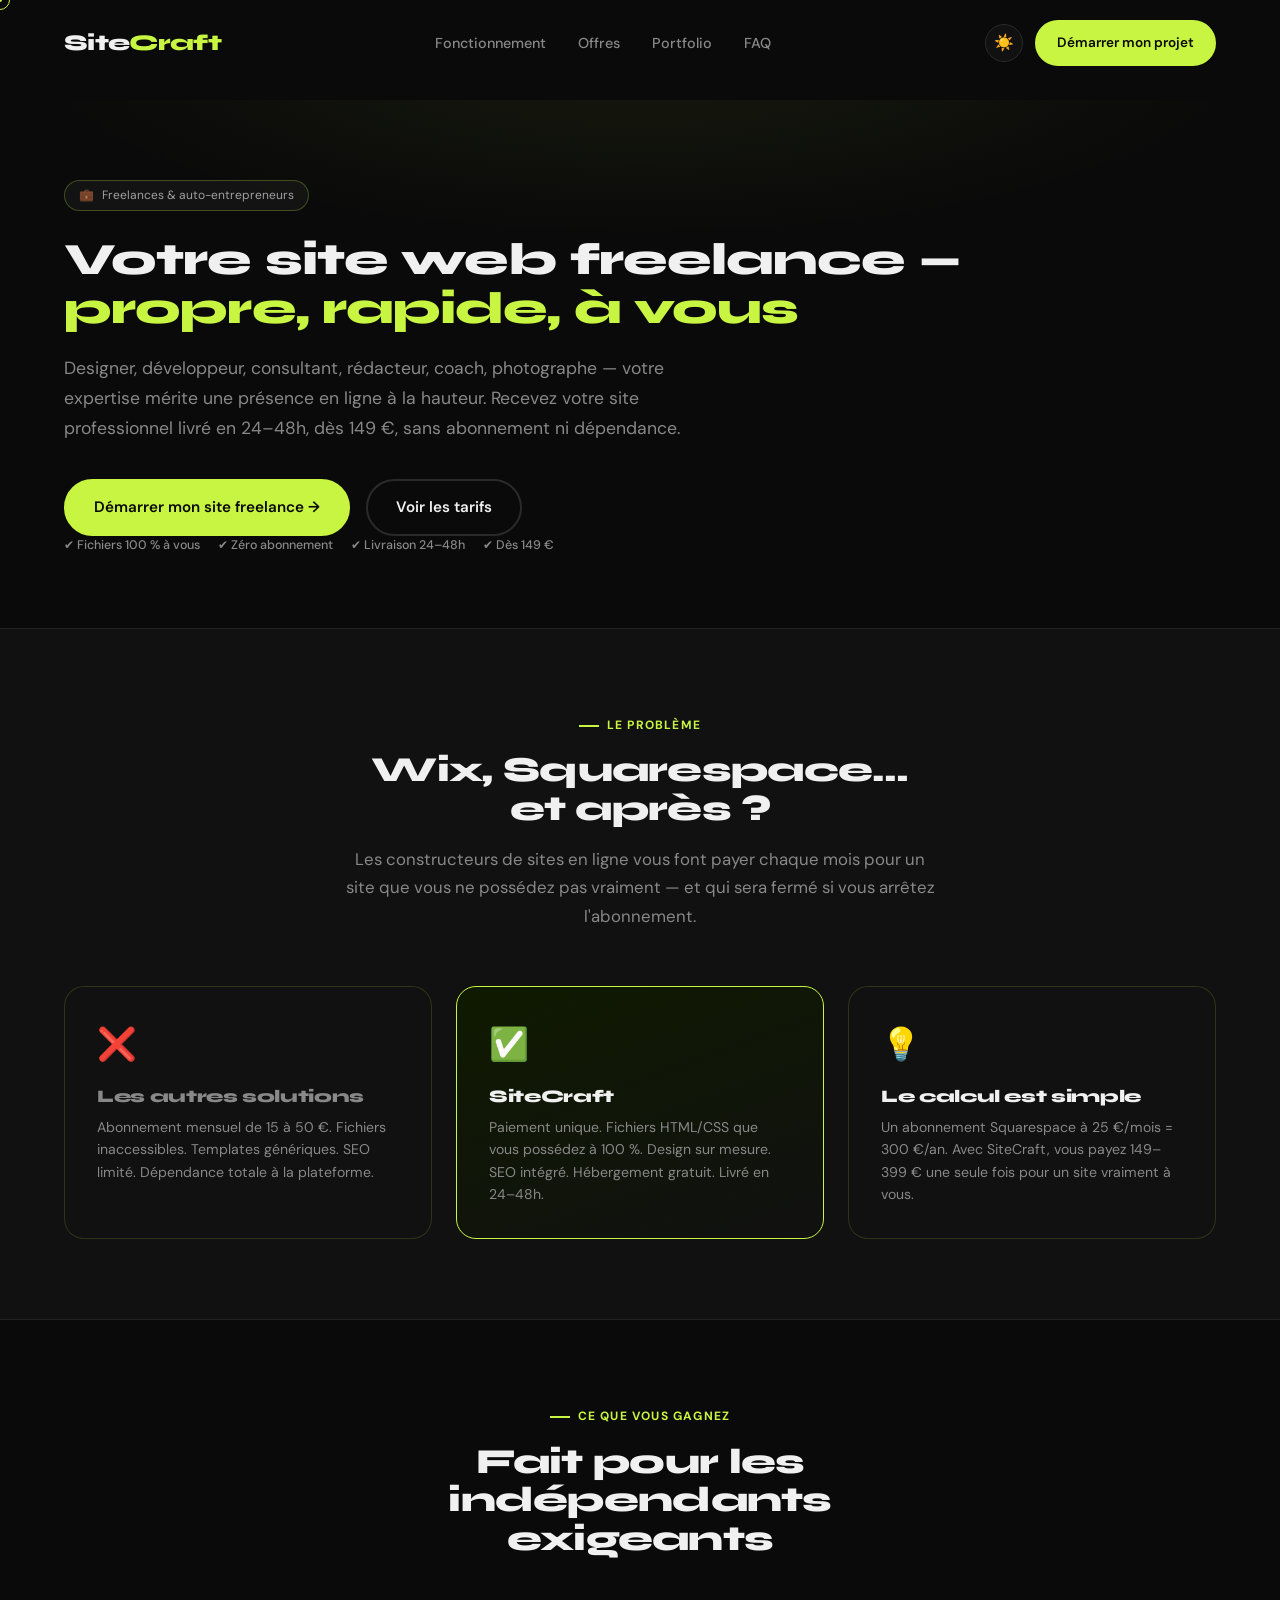
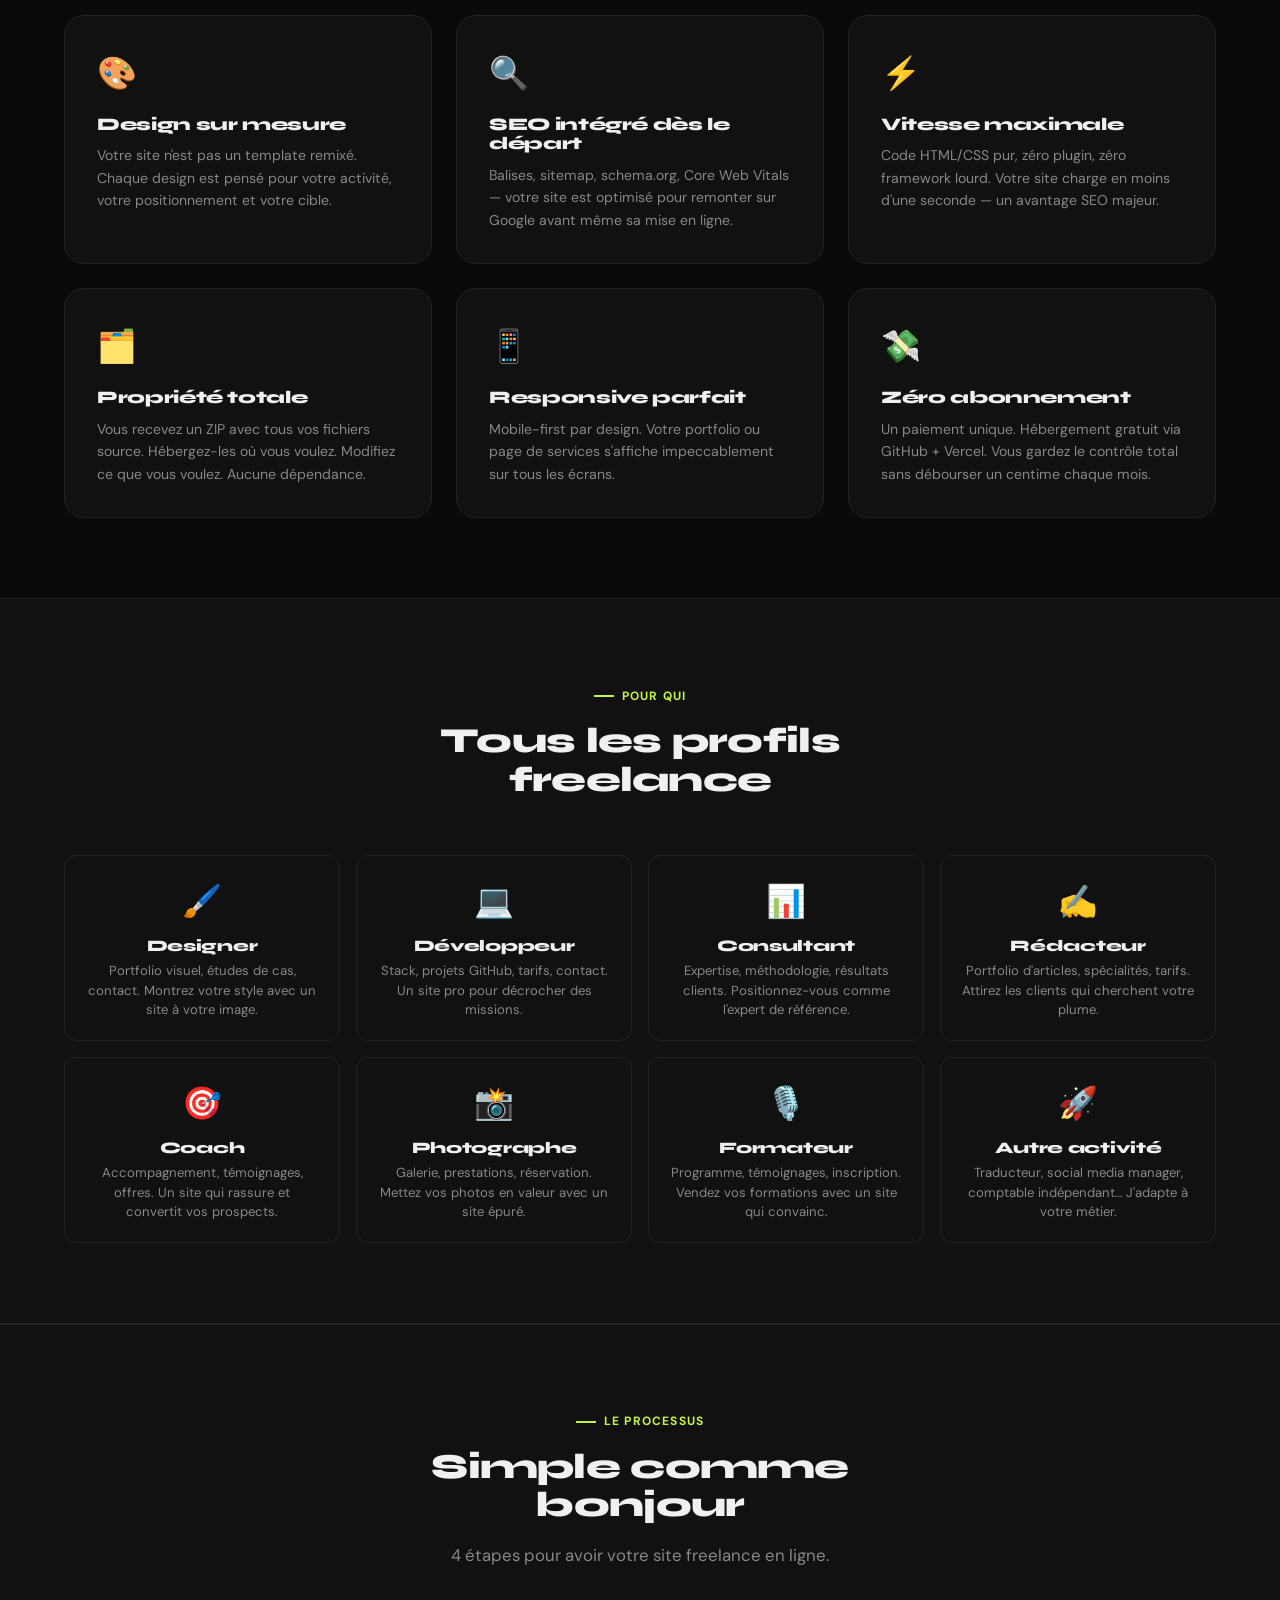
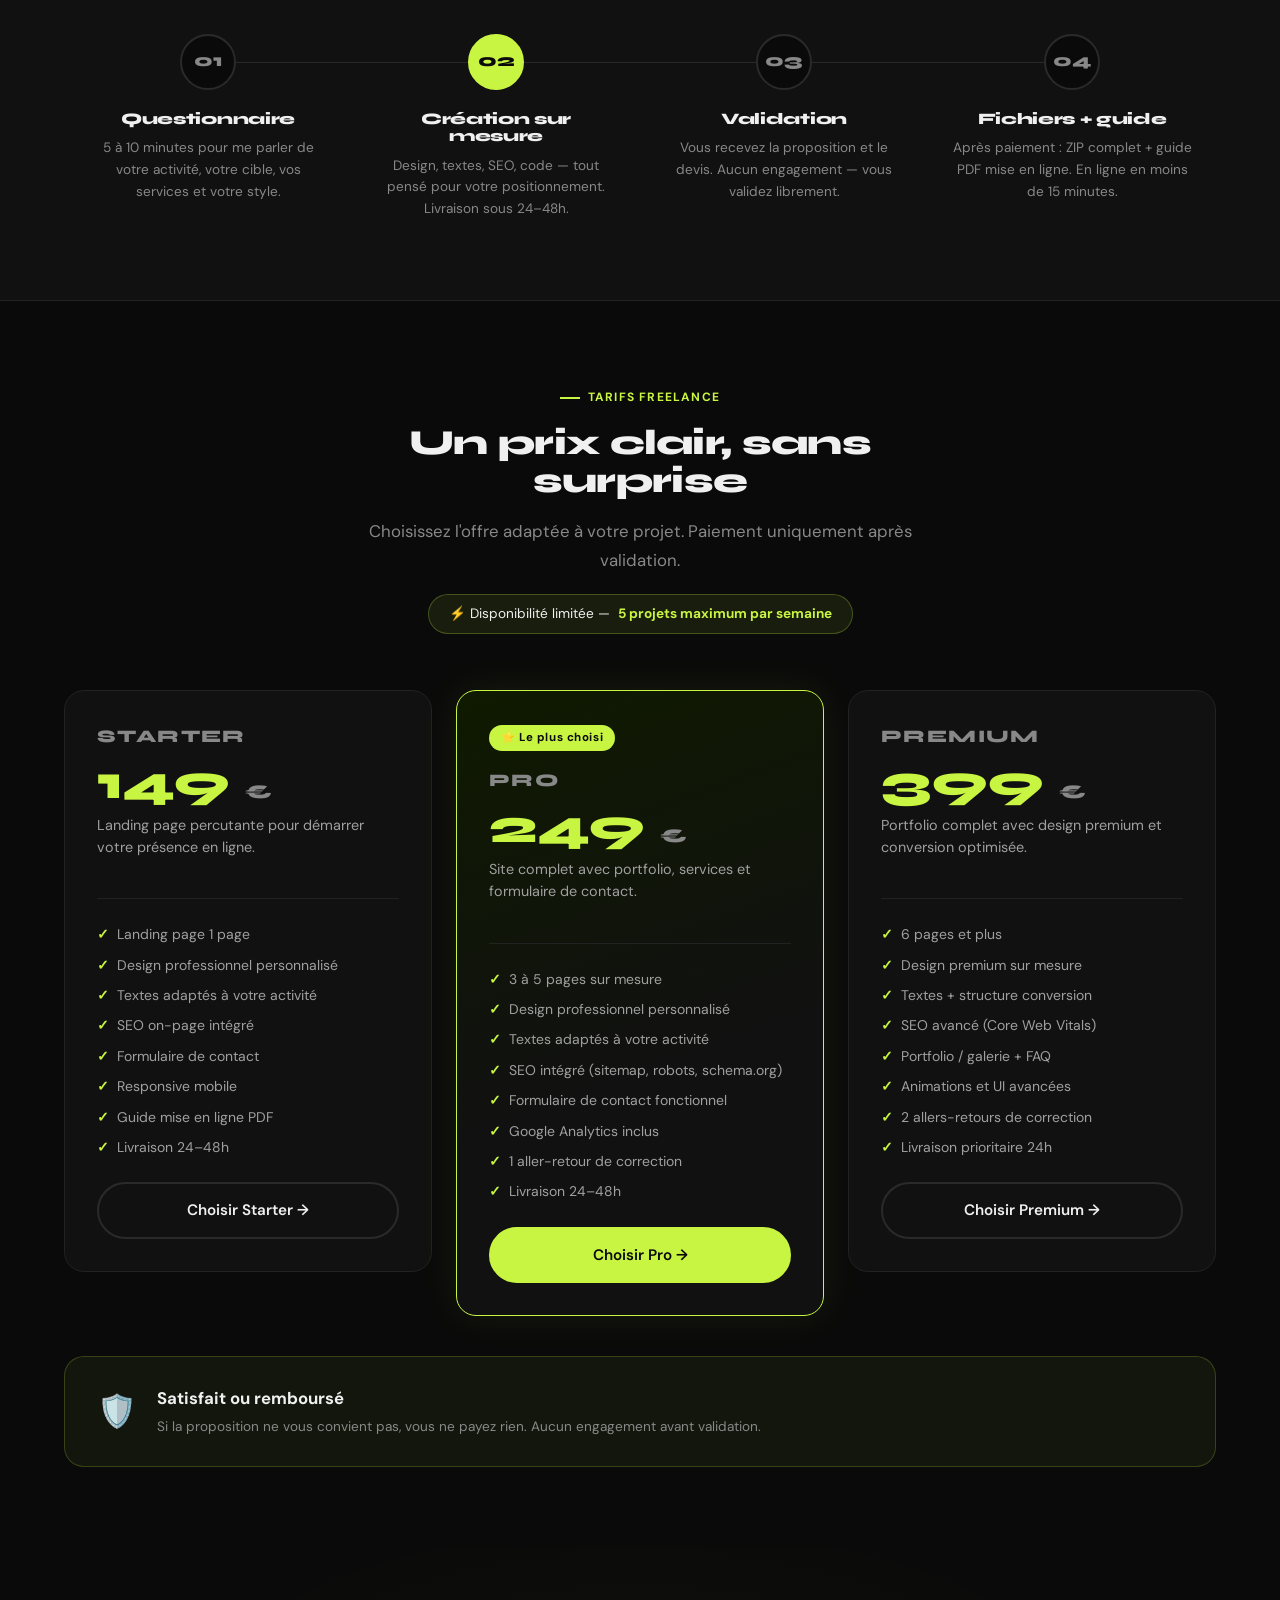
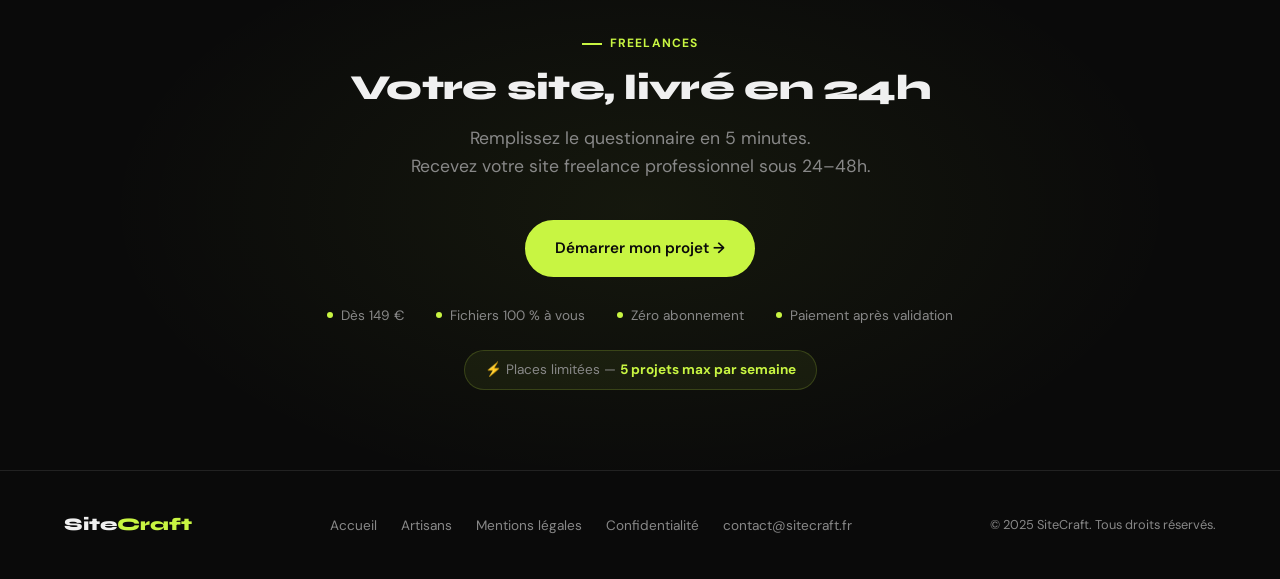
<file: site-web-freelance.html>
<!DOCTYPE html>
<html lang="fr">
<head>
  <script>document.documentElement.setAttribute("data-theme",localStorage.getItem("theme")||"dark");</script>
  <meta charset="UTF-8" />
  <meta name="viewport" content="width=device-width, initial-scale=1.0" />
  <title>Site web pour freelance & auto-entrepreneur — 24h | SiteCraft</title>
  <meta name="description" content="Site web professionnel pour freelance, consultant, auto-entrepreneur. Design moderne, SEO, livré en 24h dès 149 €. Fichiers HTML/CSS que vous possédez." />
  <meta name="keywords" content="site web freelance, site internet auto-entrepreneur, portfolio freelance pas cher, site web consultant, création site web indépendant" />
  <meta property="og:title" content="Site web pour freelance — Livré en 24h dès 149 € | SiteCraft" />
  <meta property="og:description" content="Site professionnel pour freelance, consultant, auto-entrepreneur. Design moderne, SEO intégré, fichiers que vous possédez à 100 %." />
  <meta property="og:url" content="https://sitecraft.fr/site-web-freelance" />
  <meta name="twitter:card" content="summary_large_image" />
  <link rel="canonical" href="https://sitecraft.fr/site-web-freelance" />
  <link rel="stylesheet" href="styles.css" />
</head>
<body>

<div class="cursor" id="cursor"></div>
<div class="cursor-dot" id="cursorDot"></div>

<!-- MOBILE NAV OVERLAY -->
<nav class="navbar-mobile" id="mobileNav">
  <button class="mobile-close" id="mobileClose" aria-label="Fermer">✕</button>
  <a href="index.html" onclick="closeMobile()">Accueil</a>
  <a href="index.html#offre" onclick="closeMobile()">Offres</a>
  <a href="index.html#faq" onclick="closeMobile()">FAQ</a>
  <a href="questionnaire.html" class="btn btn-primary" style="margin-top:16px;">Démarrer mon projet</a>
</nav>

<!-- NAVBAR -->
<nav class="navbar" id="navbar">
  <div class="container">
    <a href="index.html" class="navbar-logo">Site<span>Craft</span></a>
    <ul class="navbar-links">
      <li><a href="index.html#fonctionnement">Fonctionnement</a></li>
      <li><a href="index.html#offre">Offres</a></li>
      <li><a href="index.html#portfolio">Portfolio</a></li>
      <li><a href="index.html#faq">FAQ</a></li>
    </ul>
    <div style="display:flex;align-items:center;gap:12px;">
      <button class="theme-toggle" id="themeToggle" aria-label="Changer le thème" title="Mode clair / sombre">☀️</button>
      <a href="questionnaire.html" class="btn btn-primary" style="padding:10px 20px;font-size:0.85rem;">Démarrer mon projet</a>
    </div>
    <button class="navbar-hamburger" id="hamburger" aria-label="Menu">
      <span></span><span></span><span></span>
    </button>
  </div>
</nav>

<main class="seo-page">

  <!-- ── HERO ── -->
  <section class="seo-hero">
    <div class="container">
      <div class="hero-badge fade-up" style="margin-bottom:24px;">
        <span>💼</span> Freelances &amp; auto-entrepreneurs
      </div>
      <h1 class="fade-up delay-1">Votre site web freelance —<br><span class="accent">propre, rapide, à vous</span></h1>
      <p class="fade-up delay-2">
        Designer, développeur, consultant, rédacteur, coach, photographe — votre expertise mérite une présence en ligne à la hauteur. Recevez votre site professionnel livré en 24–48h, dès 149 €, sans abonnement ni dépendance.
      </p>
      <div class="seo-hero-cta fade-up delay-3">
        <a href="questionnaire.html" class="btn btn-primary btn-lg">Démarrer mon site freelance →</a>
        <a href="index.html#offre" class="btn btn-outline btn-lg">Voir les tarifs</a>
      </div>
      <div class="hero-trust fade-up delay-4">
        <span>✔ Fichiers 100 % à vous</span>
        <span>✔ Zéro abonnement</span>
        <span>✔ Livraison 24–48h</span>
        <span>✔ Dès 149 €</span>
      </div>
    </div>
  </section>

  <!-- ── PROBLÈME / SOLUTION ── -->
  <section style="background:var(--surface);border-top:1px solid var(--border);border-bottom:1px solid var(--border);">
    <div class="container">
      <div class="section-header fade-up" style="margin:0 auto 56px;text-align:center;">
        <div class="section-label" style="justify-content:center;">Le problème</div>
        <h2>Wix, Squarespace… et après ?</h2>
        <p>Les constructeurs de sites en ligne vous font payer chaque mois pour un site que vous ne possédez pas vraiment — et qui sera fermé si vous arrêtez l'abonnement.</p>
      </div>
      <div class="seo-values-grid">
        <div class="seo-value-card fade-up" style="border-color:rgba(200,245,66,0.15);">
          <span class="seo-value-icon">❌</span>
          <h3 style="color:var(--muted);">Les autres solutions</h3>
          <p>Abonnement mensuel de 15 à 50 €. Fichiers inaccessibles. Templates génériques. SEO limité. Dépendance totale à la plateforme.</p>
        </div>
        <div class="seo-value-card fade-up delay-1" style="border-color:var(--accent);background:linear-gradient(160deg,#0f1a00 0%,var(--surface) 100%);">
          <span class="seo-value-icon">✅</span>
          <h3>SiteCraft</h3>
          <p>Paiement unique. Fichiers HTML/CSS que vous possédez à 100 %. Design sur mesure. SEO intégré. Hébergement gratuit. Livré en 24–48h.</p>
        </div>
        <div class="seo-value-card fade-up delay-2" style="border-color:rgba(200,245,66,0.15);">
          <span class="seo-value-icon">💡</span>
          <h3>Le calcul est simple</h3>
          <p>Un abonnement Squarespace à 25 €/mois = 300 €/an. Avec SiteCraft, vous payez 149–399 € une seule fois pour un site vraiment à vous.</p>
        </div>
      </div>
    </div>
  </section>

  <!-- ── VALEUR AJOUTÉE ── -->
  <section>
    <div class="container">
      <div class="section-header fade-up" style="margin:0 auto 56px;text-align:center;">
        <div class="section-label" style="justify-content:center;">Ce que vous gagnez</div>
        <h2>Fait pour les indépendants exigeants</h2>
      </div>
      <div class="seo-values-grid">
        <div class="seo-value-card fade-up">
          <span class="seo-value-icon">🎨</span>
          <h3>Design sur mesure</h3>
          <p>Votre site n'est pas un template remixé. Chaque design est pensé pour votre activité, votre positionnement et votre cible.</p>
        </div>
        <div class="seo-value-card fade-up delay-1">
          <span class="seo-value-icon">🔍</span>
          <h3>SEO intégré dès le départ</h3>
          <p>Balises, sitemap, schema.org, Core Web Vitals — votre site est optimisé pour remonter sur Google avant même sa mise en ligne.</p>
        </div>
        <div class="seo-value-card fade-up delay-2">
          <span class="seo-value-icon">⚡</span>
          <h3>Vitesse maximale</h3>
          <p>Code HTML/CSS pur, zéro plugin, zéro framework lourd. Votre site charge en moins d'une seconde — un avantage SEO majeur.</p>
        </div>
        <div class="seo-value-card fade-up">
          <span class="seo-value-icon">🗂️</span>
          <h3>Propriété totale</h3>
          <p>Vous recevez un ZIP avec tous vos fichiers source. Hébergez-les où vous voulez. Modifiez ce que vous voulez. Aucune dépendance.</p>
        </div>
        <div class="seo-value-card fade-up delay-1">
          <span class="seo-value-icon">📱</span>
          <h3>Responsive parfait</h3>
          <p>Mobile-first par design. Votre portfolio ou page de services s'affiche impeccablement sur tous les écrans.</p>
        </div>
        <div class="seo-value-card fade-up delay-2">
          <span class="seo-value-icon">💸</span>
          <h3>Zéro abonnement</h3>
          <p>Un paiement unique. Hébergement gratuit via GitHub + Vercel. Vous gardez le contrôle total sans débourser un centime chaque mois.</p>
        </div>
      </div>
    </div>
  </section>

  <!-- ── PROFILS FREELANCES ── -->
  <section style="background:var(--surface);border-top:1px solid var(--border);border-bottom:1px solid var(--border);">
    <div class="container">
      <div class="section-header fade-up" style="margin:0 auto 56px;text-align:center;">
        <div class="section-label" style="justify-content:center;">Pour qui</div>
        <h2>Tous les profils freelance</h2>
      </div>
      <div class="metiers-grid">
        <div class="metier-card fade-up">
          <span class="metier-emoji">🖌️</span>
          <h3>Designer</h3>
          <p>Portfolio visuel, études de cas, contact. Montrez votre style avec un site à votre image.</p>
        </div>
        <div class="metier-card fade-up delay-1">
          <span class="metier-emoji">💻</span>
          <h3>Développeur</h3>
          <p>Stack, projets GitHub, tarifs, contact. Un site pro pour décrocher des missions.</p>
        </div>
        <div class="metier-card fade-up delay-2">
          <span class="metier-emoji">📊</span>
          <h3>Consultant</h3>
          <p>Expertise, méthodologie, résultats clients. Positionnez-vous comme l'expert de référence.</p>
        </div>
        <div class="metier-card fade-up delay-3">
          <span class="metier-emoji">✍️</span>
          <h3>Rédacteur</h3>
          <p>Portfolio d'articles, spécialités, tarifs. Attirez les clients qui cherchent votre plume.</p>
        </div>
        <div class="metier-card fade-up">
          <span class="metier-emoji">🎯</span>
          <h3>Coach</h3>
          <p>Accompagnement, témoignages, offres. Un site qui rassure et convertit vos prospects.</p>
        </div>
        <div class="metier-card fade-up delay-1">
          <span class="metier-emoji">📸</span>
          <h3>Photographe</h3>
          <p>Galerie, prestations, réservation. Mettez vos photos en valeur avec un site épuré.</p>
        </div>
        <div class="metier-card fade-up delay-2">
          <span class="metier-emoji">🎙️</span>
          <h3>Formateur</h3>
          <p>Programme, témoignages, inscription. Vendez vos formations avec un site qui convainc.</p>
        </div>
        <div class="metier-card fade-up delay-3">
          <span class="metier-emoji">🚀</span>
          <h3>Autre activité</h3>
          <p>Traducteur, social media manager, comptable indépendant… J'adapte à votre métier.</p>
        </div>
      </div>
    </div>
  </section>

  <!-- ── PROCESS ── -->
  <section class="how-bg">
    <div class="container">
      <div class="section-header fade-up" style="margin:0 auto 64px;text-align:center;">
        <div class="section-label" style="justify-content:center;">Le processus</div>
        <h2>Simple comme bonjour</h2>
        <p>4 étapes pour avoir votre site freelance en ligne.</p>
      </div>
      <div class="steps-grid">
        <div class="step-item fade-up">
          <div class="step-number">01</div>
          <h3>Questionnaire</h3>
          <p>5 à 10 minutes pour me parler de votre activité, votre cible, vos services et votre style.</p>
        </div>
        <div class="step-item active fade-up delay-1">
          <div class="step-number">02</div>
          <h3>Création sur mesure</h3>
          <p>Design, textes, SEO, code — tout pensé pour votre positionnement. Livraison sous 24–48h.</p>
        </div>
        <div class="step-item fade-up delay-2">
          <div class="step-number">03</div>
          <h3>Validation</h3>
          <p>Vous recevez la proposition et le devis. Aucun engagement — vous validez librement.</p>
        </div>
        <div class="step-item fade-up delay-3">
          <div class="step-number">04</div>
          <h3>Fichiers + guide</h3>
          <p>Après paiement : ZIP complet + guide PDF mise en ligne. En ligne en moins de 15 minutes.</p>
        </div>
      </div>
    </div>
  </section>

  <!-- ── OFFRES ── -->
  <section id="tarifs">
    <div class="container">
      <div class="section-header fade-up" style="margin:0 auto 56px;text-align:center;">
        <div class="section-label" style="justify-content:center;">Tarifs freelance</div>
        <h2>Un prix clair, sans surprise</h2>
        <p>Choisissez l'offre adaptée à votre projet. Paiement uniquement après validation.</p>
        <div class="rarity-banner fade-up">
          ⚡ Disponibilité limitée — <strong>5 projets maximum par semaine</strong>
        </div>
      </div>
      <div class="pricing-grid">
        <div class="pricing-card fade-up">
          <div class="pricing-header">
            <div class="pricing-tier">Starter</div>
            <div class="pricing-price">149 <span>€</span></div>
            <div class="pricing-desc">Landing page percutante pour démarrer votre présence en ligne.</div>
          </div>
          <ul class="pricing-features">
            <li>Landing page 1 page</li>
            <li>Design professionnel personnalisé</li>
            <li>Textes adaptés à votre activité</li>
            <li>SEO on-page intégré</li>
            <li>Formulaire de contact</li>
            <li>Responsive mobile</li>
            <li>Guide mise en ligne PDF</li>
            <li>Livraison 24–48h</li>
          </ul>
          <a href="questionnaire.html" class="btn btn-outline" style="width:100%;justify-content:center;">Choisir Starter →</a>
        </div>
        <div class="pricing-card best-seller fade-up delay-1">
          <div class="pricing-badge">⭐ Le plus choisi</div>
          <div class="pricing-header">
            <div class="pricing-tier">Pro</div>
            <div class="pricing-price">249 <span>€</span></div>
            <div class="pricing-desc">Site complet avec portfolio, services et formulaire de contact.</div>
          </div>
          <ul class="pricing-features">
            <li>3 à 5 pages sur mesure</li>
            <li>Design professionnel personnalisé</li>
            <li>Textes adaptés à votre activité</li>
            <li>SEO intégré (sitemap, robots, schema.org)</li>
            <li>Formulaire de contact fonctionnel</li>
            <li>Google Analytics inclus</li>
            <li>1 aller-retour de correction</li>
            <li>Livraison 24–48h</li>
          </ul>
          <a href="questionnaire.html" class="btn btn-primary" style="width:100%;justify-content:center;">Choisir Pro →</a>
        </div>
        <div class="pricing-card fade-up delay-2">
          <div class="pricing-header">
            <div class="pricing-tier">Premium</div>
            <div class="pricing-price">399 <span>€</span></div>
            <div class="pricing-desc">Portfolio complet avec design premium et conversion optimisée.</div>
          </div>
          <ul class="pricing-features">
            <li>6 pages et plus</li>
            <li>Design premium sur mesure</li>
            <li>Textes + structure conversion</li>
            <li>SEO avancé (Core Web Vitals)</li>
            <li>Portfolio / galerie + FAQ</li>
            <li>Animations et UI avancées</li>
            <li>2 allers-retours de correction</li>
            <li>Livraison prioritaire 24h</li>
          </ul>
          <a href="questionnaire.html" class="btn btn-outline" style="width:100%;justify-content:center;">Choisir Premium →</a>
        </div>
      </div>
      <div class="guarantee-banner fade-up" style="margin-top:40px;">
        <span class="guarantee-icon">🛡️</span>
        <div>
          <strong>Satisfait ou remboursé</strong>
          <p>Si la proposition ne vous convient pas, vous ne payez rien. Aucun engagement avant validation.</p>
        </div>
      </div>
    </div>
  </section>

  <!-- ── CTA ── -->
  <section class="cta-section">
    <div class="container">
      <div class="section-label fade-up" style="justify-content:center;">Freelances</div>
      <h2 class="fade-up delay-1">Votre site, livré en 24h</h2>
      <p class="fade-up delay-2">
        Remplissez le questionnaire en 5 minutes.<br>
        Recevez votre site freelance professionnel sous 24–48h.
      </p>
      <a href="questionnaire.html" class="btn btn-primary btn-lg fade-up delay-3">
        Démarrer mon projet →
      </a>
      <div class="cta-features fade-up delay-4">
        <div class="cta-feature"><div class="cta-feature-dot"></div> Dès 149 €</div>
        <div class="cta-feature"><div class="cta-feature-dot"></div> Fichiers 100 % à vous</div>
        <div class="cta-feature"><div class="cta-feature-dot"></div> Zéro abonnement</div>
        <div class="cta-feature"><div class="cta-feature-dot"></div> Paiement après validation</div>
      </div>
      <div class="urgency-note fade-up delay-5">
        ⚡ Places limitées — <strong style="color:var(--accent);">5 projets max par semaine</strong>
      </div>
    </div>
  </section>

</main>

<!-- FOOTER -->
<footer>
  <div class="container">
    <div class="footer-inner">
      <div class="footer-logo">Site<span>Craft</span></div>
      <ul class="footer-links">
        <li><a href="index.html">Accueil</a></li>
        <li><a href="creation-site-artisan.html">Artisans</a></li>
        <li><a href="mentions-legales.html">Mentions légales</a></li>
        <li><a href="politique-confidentialite.html">Confidentialité</a></li>
        <li><a href="mailto:contact@sitecraft.fr">contact@sitecraft.fr</a></li>
      </ul>
      <p class="footer-copy">© 2025 SiteCraft. Tous droits réservés.</p>
    </div>
  </div>
</footer>

<script>
const cursor = document.getElementById('cursor');
const cursorDot = document.getElementById('cursorDot');
let mouseX = 0, mouseY = 0, curX = 0, curY = 0;
document.addEventListener('mousemove', e => {
  mouseX = e.clientX; mouseY = e.clientY;
  cursorDot.style.left = mouseX + 'px';
  cursorDot.style.top  = mouseY + 'px';
});
function animateCursor() {
  curX += (mouseX - curX) * 0.12;
  curY += (mouseY - curY) * 0.12;
  cursor.style.left = curX + 'px';
  cursor.style.top  = curY + 'px';
  requestAnimationFrame(animateCursor);
}
animateCursor();
document.querySelectorAll('a, button, .btn, .metier-card, .seo-value-card, .pricing-card, .testimonial-card').forEach(el => {
  el.addEventListener('mouseenter', () => cursor.classList.add('hover'));
  el.addEventListener('mouseleave', () => cursor.classList.remove('hover'));
});
const navbar = document.getElementById('navbar');
window.addEventListener('scroll', () => {
  navbar.classList.toggle('scrolled', window.scrollY > 40);
});
const hamburger = document.getElementById('hamburger');
const mobileNav = document.getElementById('mobileNav');
hamburger.addEventListener('click', () => mobileNav.classList.add('open'));
document.getElementById('mobileClose').addEventListener('click', () => mobileNav.classList.remove('open'));
function closeMobile() { mobileNav.classList.remove('open'); }
const observer = new IntersectionObserver(entries => {
  entries.forEach(e => { if (e.isIntersecting) e.target.classList.add('visible'); });
}, { threshold: 0.1 });
document.querySelectorAll('.fade-up').forEach(el => observer.observe(el));
const themeToggle=document.getElementById('themeToggle');const html=document.documentElement;const savedTheme=localStorage.getItem('theme')||'dark';html.setAttribute('data-theme',savedTheme);if(themeToggle){themeToggle.textContent=savedTheme==='light'?'🌙':'☀️';themeToggle.addEventListener('click',()=>{const c=html.getAttribute('data-theme');const n=c==='dark'?'light':'dark';html.setAttribute('data-theme',n);localStorage.setItem('theme',n);themeToggle.textContent=n==='light'?'🌙':'☀️';});}
</script>
</body>
</html>
</file>
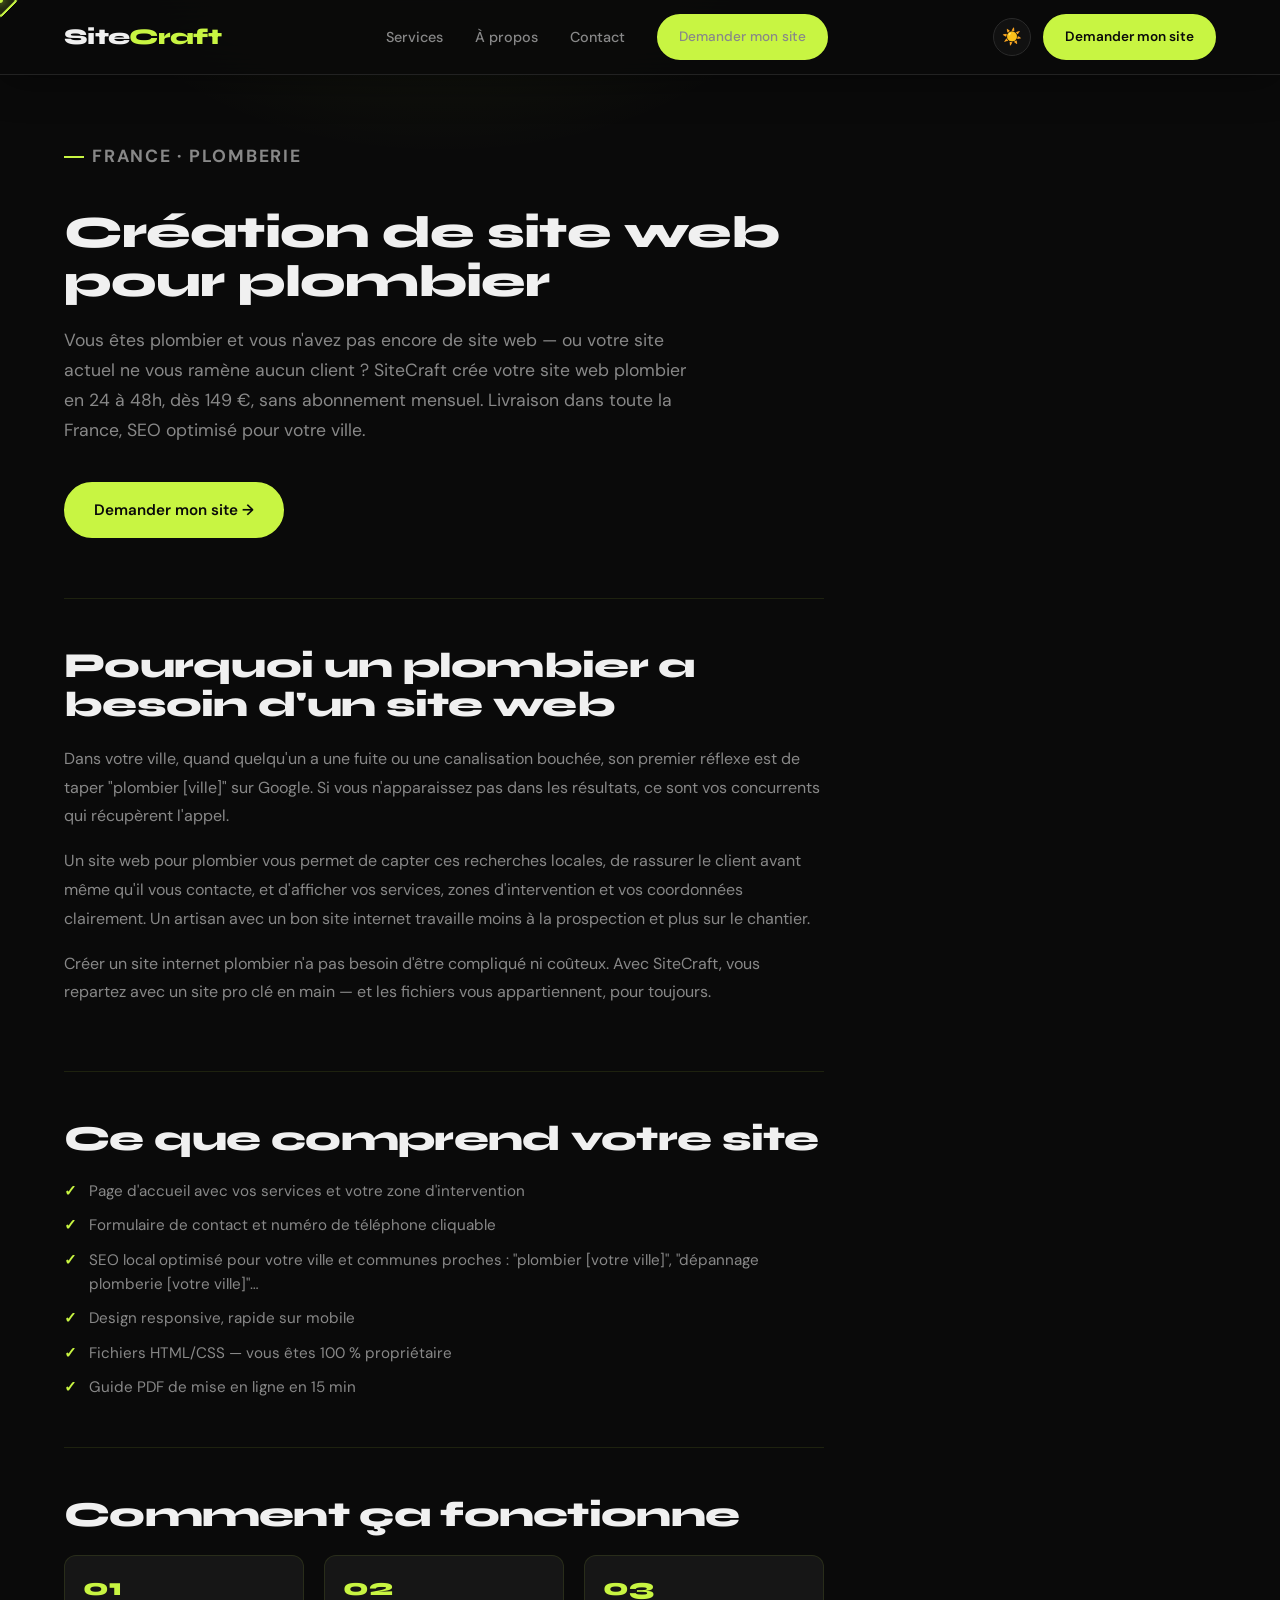
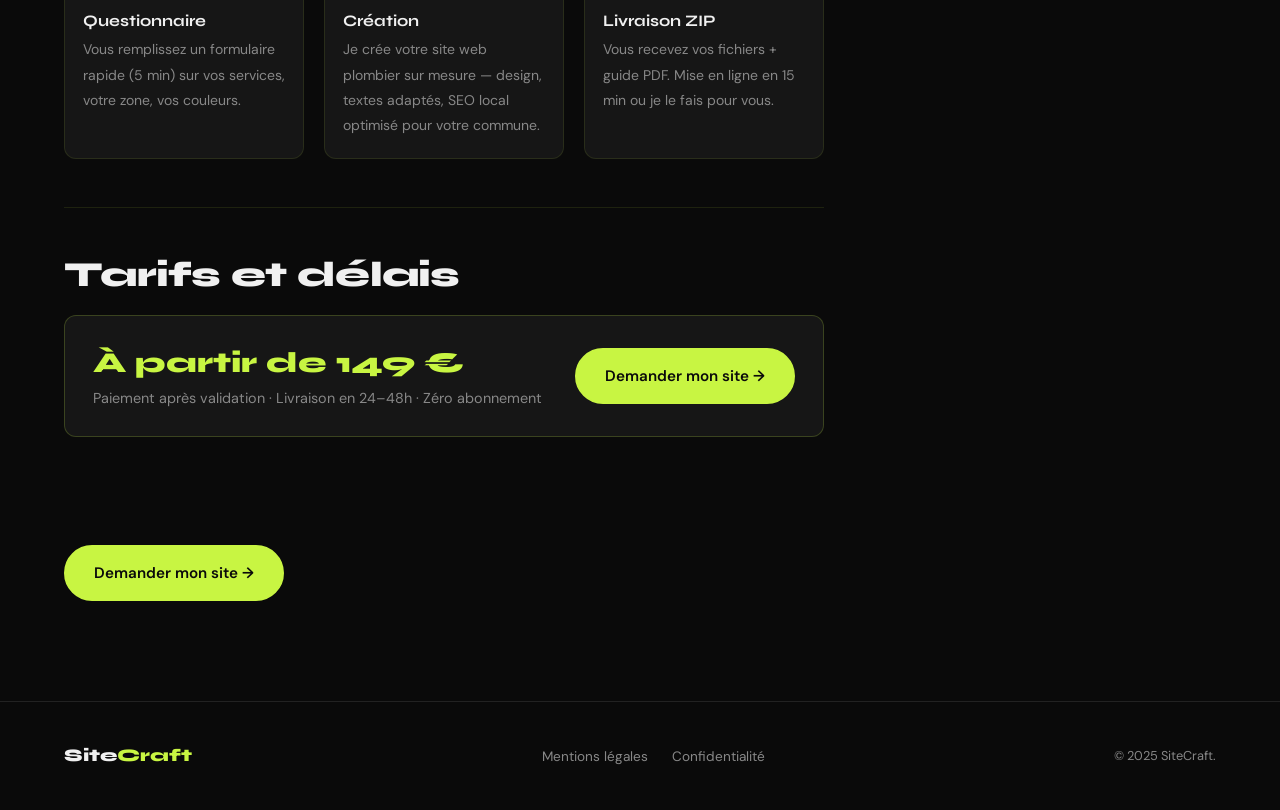
<file: site-web-plombier-nantes.html>
<!DOCTYPE html>
<html lang="fr">
<head>
  <script>document.documentElement.setAttribute("data-theme",localStorage.getItem("theme")||"dark");</script>
  <meta charset="UTF-8" />
  <meta name="viewport" content="width=device-width, initial-scale=1.0" />
  <title>Création site web plombier — Site professionnel dès 149€ · SiteCraft</title>
  <meta name="description" content="Plombier en France ? Obtenez un site web professionnel livré en 24–48h dès 149€. SEO local dans votre ville, sans abonnement, fichiers HTML inclus." />
  <link rel="canonical" href="https://sitecraft.fr/site-web-plombier-nantes.html" />
  <meta name="robots" content="index, follow" />
  <link rel="stylesheet" href="styles.css" />
  <style>
    /* ── Cursor ── */
    .cursor { width: 26px; height: 26px; border: 2px solid var(--accent); border-radius: 4px; background: var(--accent-dim); transform: translate(-50%, -50%) rotate(45deg); transition: width .3s cubic-bezier(.16,1,.3,1), height .3s cubic-bezier(.16,1,.3,1), transform .3s cubic-bezier(.16,1,.3,1), box-shadow .3s; }
    .cursor.hover { width: 46px; height: 46px; transform: translate(-50%, -50%) rotate(0deg); box-shadow: 0 0 20px var(--accent-glow); }
    .cursor-dot { width: 6px; height: 6px; background: var(--accent); box-shadow: 0 0 8px var(--accent); }

    /* ── Page layout ── */
    .seo-hero { padding: 140px 0 60px; max-width: 760px; }
    .seo-hero p.intro { color: var(--muted); font-size: 1.1rem; line-height: 1.7; margin: 20px 0 36px; }
    .seo-section { padding: 48px 0; max-width: 760px; border-top: 1px solid rgba(200,245,66,.1); }
    .seo-section h2 { margin-bottom: 20px; }
    .seo-section p { color: var(--muted); line-height: 1.8; margin-bottom: 16px; }
    .includes-list { list-style: none; padding: 0; margin: 0; display: flex; flex-direction: column; gap: 10px; }
    .includes-list li { display: flex; align-items: flex-start; gap: 12px; color: var(--muted); font-size: .95rem; }
    .includes-list li::before { content: '✓'; color: var(--accent); font-weight: 700; flex-shrink: 0; }
    .steps-row { display: grid; grid-template-columns: repeat(3, 1fr); gap: 20px; margin-top: 8px; }
    .step-box { background: var(--surface2); border: 1px solid rgba(200,245,66,.1); border-radius: 12px; padding: 20px 18px; }
    .step-box .num { font-family: 'Syne', sans-serif; font-weight: 800; font-size: 1.5rem; color: var(--accent); line-height: 1; margin-bottom: 8px; }
    .step-box strong { display: block; font-family: 'Syne', sans-serif; font-weight: 700; margin-bottom: 4px; }
    .step-box p { margin: 0; font-size: .875rem; color: var(--muted); }
    .pricing-strip { background: var(--surface2); border: 1px solid rgba(200,245,66,.2); border-radius: 12px; padding: 24px 28px; display: flex; align-items: center; justify-content: space-between; gap: 24px; margin-top: 8px; }
    .pricing-strip .price-label { font-family: 'Syne', sans-serif; font-weight: 800; font-size: 1.8rem; color: var(--accent); }
    .pricing-strip p { color: var(--muted); font-size: .9rem; margin: 0; }
    .seo-cta { padding: 60px 0 100px; }
    @media (max-width: 600px) { .steps-row { grid-template-columns: 1fr; } .pricing-strip { flex-direction: column; align-items: flex-start; } }
  </style>
</head>
<body>

<div class="cursor" id="cursor"></div>
<div class="cursor-dot" id="cursorDot"></div>

<nav class="navbar scrolled" id="navbar">
  <div class="container">
    <a href="index.html" class="navbar-logo">Site<span>Craft</span></a>
    <ul class="navbar-links" id="navbarLinks">
      <li><a href="services.html">Services</a></li>
      <li><a href="a-propos.html">À propos</a></li>
      <li><a href="contact.html">Contact</a></li>
      <li class="nav-mobile-cta"><a href="questionnaire.html" class="btn btn-primary" style="padding:10px 20px;font-size:0.85rem;">Demander mon site</a></li>
    </ul>
    <div style="display:flex;align-items:center;gap:12px;">
      <button class="theme-toggle" id="themeToggle" aria-label="Changer le thème">☀️</button>
      <a href="questionnaire.html" class="btn btn-primary" style="padding:10px 20px;font-size:0.85rem;">Demander mon site</a>
    </div>
    <button class="navbar-hamburger" id="hamburger" aria-label="Menu">
      <span></span><span></span><span></span>
    </button>
  </div>
</nav>

<main>
  <div class="container">

    <!-- H1 -->
    <div class="seo-hero fade-up">
      <p class="section-label">France · Plomberie</p>
      <h1>Création de site web pour plombier</h1>
      <p class="intro">
        Vous êtes plombier et vous n'avez pas encore de site web — ou votre site actuel ne vous ramène aucun client ? SiteCraft crée votre site web plombier en 24 à 48h, dès 149 €, sans abonnement mensuel. Livraison dans toute la France, SEO optimisé pour votre ville.
      </p>
      <a href="questionnaire.html" class="btn btn-primary btn-lg">Demander mon site →</a>
    </div>

    <!-- Pourquoi un plombier a besoin d'un site web -->
    <div class="seo-section fade-up" data-delay="100">
      <h2>Pourquoi un plombier a besoin d'un site web</h2>
      <p>
        Dans votre ville, quand quelqu'un a une fuite ou une canalisation bouchée, son premier réflexe est de taper "plombier [ville]" sur Google. Si vous n'apparaissez pas dans les résultats, ce sont vos concurrents qui récupèrent l'appel.
      </p>
      <p>
        Un site web pour plombier vous permet de capter ces recherches locales, de rassurer le client avant même qu'il vous contacte, et d'afficher vos services, zones d'intervention et vos coordonnées clairement. Un artisan avec un bon site internet travaille moins à la prospection et plus sur le chantier.
      </p>
      <p>
        Créer un site internet plombier n'a pas besoin d'être compliqué ni coûteux. Avec SiteCraft, vous repartez avec un site pro clé en main — et les fichiers vous appartiennent, pour toujours.
      </p>
    </div>

    <!-- Ce que comprend votre site -->
    <div class="seo-section fade-up" data-delay="150">
      <h2>Ce que comprend votre site</h2>
      <ul class="includes-list">
        <li>Page d'accueil avec vos services et votre zone d'intervention</li>
        <li>Formulaire de contact et numéro de téléphone cliquable</li>
        <li>SEO local optimisé pour votre ville et communes proches : "plombier [votre ville]", "dépannage plomberie [votre ville]"…</li>
        <li>Design responsive, rapide sur mobile</li>
        <li>Fichiers HTML/CSS — vous êtes 100 % propriétaire</li>
        <li>Guide PDF de mise en ligne en 15 min</li>
      </ul>
    </div>

    <!-- Comment ça fonctionne -->
    <div class="seo-section fade-up" data-delay="200">
      <h2>Comment ça fonctionne</h2>
      <div class="steps-row">
        <div class="step-box">
          <div class="num">01</div>
          <strong>Questionnaire</strong>
          <p>Vous remplissez un formulaire rapide (5 min) sur vos services, votre zone, vos couleurs.</p>
        </div>
        <div class="step-box">
          <div class="num">02</div>
          <strong>Création</strong>
          <p>Je crée votre site web plombier sur mesure — design, textes adaptés, SEO local optimisé pour votre commune.</p>
        </div>
        <div class="step-box">
          <div class="num">03</div>
          <strong>Livraison ZIP</strong>
          <p>Vous recevez vos fichiers + guide PDF. Mise en ligne en 15 min ou je le fais pour vous.</p>
        </div>
      </div>
    </div>

    <!-- Tarifs et délais -->
    <div class="seo-section fade-up" data-delay="250">
      <h2>Tarifs et délais</h2>
      <div class="pricing-strip">
        <div>
          <div class="price-label">À partir de 149 €</div>
          <p>Paiement après validation · Livraison en 24–48h · Zéro abonnement</p>
        </div>
        <a href="questionnaire.html" class="btn btn-primary">Demander mon site →</a>
      </div>
    </div>

    <!-- CTA final -->
    <div class="seo-cta fade-up" data-delay="300">
      <a href="questionnaire.html" class="btn btn-primary btn-lg">Demander mon site →</a>
    </div>

  </div>
</main>

<footer>
  <div class="container">
    <div class="footer-inner">
      <div class="footer-logo">Site<span>Craft</span></div>
      <ul class="footer-links">
        <li><a href="mentions-legales.html">Mentions légales</a></li>
        <li><a href="politique-confidentialite.html">Confidentialité</a></li>
      </ul>
      <p class="footer-copy">© 2025 SiteCraft.</p>
    </div>
  </div>
</footer>

<script>
const cursor=document.getElementById('cursor');
const cursorDot=document.getElementById('cursorDot');
let mouseX=0,mouseY=0,curX=0,curY=0;
document.addEventListener('mousemove',e=>{mouseX=e.clientX;mouseY=e.clientY;cursorDot.style.left=mouseX+'px';cursorDot.style.top=mouseY+'px';});
function ac(){curX+=(mouseX-curX)*0.12;curY+=(mouseY-curY)*0.12;cursor.style.left=curX+'px';cursor.style.top=curY+'px';requestAnimationFrame(ac);}ac();
document.querySelectorAll('a,button').forEach(el=>{
  el.addEventListener('mouseenter',()=>cursor.classList.add('hover'));
  el.addEventListener('mouseleave',()=>cursor.classList.remove('hover'));
});
const themeToggle=document.getElementById('themeToggle');
const html=document.documentElement;
const savedTheme=localStorage.getItem('theme')||'dark';
html.setAttribute('data-theme',savedTheme);
if(themeToggle){themeToggle.textContent=savedTheme==='light'?'🌙':'☀️';themeToggle.addEventListener('click',()=>{const c=html.getAttribute('data-theme');const n=c==='dark'?'light':'dark';html.setAttribute('data-theme',n);localStorage.setItem('theme',n);themeToggle.textContent=n==='light'?'🌙':'☀️';});}
document.querySelectorAll('.fade-up').forEach(el=>{el.style.opacity='0';el.style.transform='translateY(30px)';setTimeout(()=>{el.style.transition='opacity 0.7s ease, transform 0.7s ease';el.style.opacity='1';el.style.transform='translateY(0)';},(parseInt(el.dataset.delay)||0));});
/* ─── HAMBURGER ─── */
const hamburger=document.getElementById('hamburger');
const navbarLinks=document.getElementById('navbarLinks');
if(hamburger&&navbarLinks){hamburger.addEventListener('click',()=>{hamburger.classList.toggle('open');navbarLinks.classList.toggle('open');});}
</script>
</body>
</html>
</file>
<file: styles.css>
/* ═══════════════════════════════════════
   SITECRAFT — STYLES GLOBAUX
   ═══════════════════════════════════════ */

@import url('https://fonts.googleapis.com/css2?family=Syne:wght@400;600;700;800&family=DM+Sans:ital,opsz,wght@0,9..40,300;0,9..40,400;0,9..40,500;0,9..40,600;1,9..40,300&display=swap');

/* ─── RESET & BASE ─── */
*, *::before, *::after { box-sizing: border-box; margin: 0; padding: 0; }

:root {
  /* ─── DESIGN SYSTEM ─── */
  --color-primary: #C8F542;
  --color-primary-dark: #a8d422;
  --color-primary-glow: rgba(200, 245, 66, 0.35);
  --color-bg-dark: #0a0a0a;
  --color-bg-card: #111111;
  --color-bg-card-hover: #161616;
  --color-surface: rgba(255,255,255,0.04);
  --color-surface-hover: rgba(255,255,255,0.07);
  --color-text-primary: #f0f0f0;
  --color-text-secondary: #a0a0a0;
  --color-text-muted: #555555;
  --color-border: rgba(255,255,255,0.08);
  --color-border-accent: rgba(200,245,66,0.25);
  --font-display: 'Syne', sans-serif;
  --font-body: 'DM Sans', sans-serif;
  --font-mono: 'JetBrains Mono', monospace;
  --space-xs: 0.5rem;
  --space-sm: 1rem;
  --space-md: 1.5rem;
  --space-lg: 2.5rem;
  --space-xl: 4rem;
  --space-2xl: 6rem;
  --radius-sm: 6px;
  --radius-md: 12px;
  --radius-full: 9999px;
  --transition-fast: 0.15s ease;
  --transition-base: 0.3s ease;
  --transition-slow: 0.5s ease;
  --shadow-glow: 0 0 20px var(--color-primary-glow);
  --shadow-glow-intense: 0 0 40px rgba(200,245,66,0.5);
  --shadow-card: 0 4px 30px rgba(0,0,0,0.4);
  /* ─── LEGACY ALIASES (do not remove — used by other pages) ─── */
  --bg:       #0a0a0a;
  --surface:  #111111;
  --surface2: #161616;
  --accent:   #c8f542;
  --accent-dim: rgba(200, 245, 66, 0.12);
  --accent-glow: rgba(200, 245, 66, 0.35);
  --text:     #f0f0f0;
  --muted:    #888888;
  --border:   #222222;
  --border2:  #2a2a2a;
  --radius:   12px;
  --radius-lg: 20px;
  --transition: 0.3s cubic-bezier(0.4, 0, 0.2, 1);
}

/* ─── LIGHT MODE ─── */
[data-theme="light"] {
  --bg:       #f8f8f4;
  --surface:  #f5f5f0;
  --surface2: #ebebe4;
  --accent:   #6aaa00;
  --accent-dim: rgba(106, 170, 0, 0.12);
  --accent-glow: rgba(106, 170, 0, 0.35);
  --text:     #0d0d0d;
  --muted:    #3a3a3a;
  --border:   #dedede;
  --border2:  #cccccc;
}
[data-theme="light"] .navbar.scrolled {
  background: rgba(245, 245, 240, 0.92);
}
[data-theme="light"] .hero::before {
  background:
    radial-gradient(ellipse 80% 60% at 50% -10%, rgba(122, 184, 0, 0.1) 0%, transparent 60%),
    radial-gradient(ellipse 40% 40% at 80% 80%, rgba(122, 184, 0, 0.05) 0%, transparent 50%);
}
[data-theme="light"] .artisan-menuisier { background: linear-gradient(135deg, #fdf8e8 0%, #fef3cc 100%); }
[data-theme="light"] .diagnostic        { background: linear-gradient(135deg, #e8f4fd 0%, #cce8fe 100%); }
[data-theme="light"] .placeholder-site  { background: linear-gradient(135deg, #edfde8 0%, #d2f5cc 100%); }
[data-theme="light"] .mock-h1 { color: #111; }
[data-theme="light"] .pricing-card.best-seller {
  background: linear-gradient(160deg, #f0fad8 0%, #ffffff 60%);
}
[data-theme="light"] .btn-primary { color: #ffffff; }
[data-theme="light"] .btn-outline { color: var(--text); }

/* ─── THEME TOGGLE BUTTON ─── */
.theme-toggle {
  width: 38px;
  height: 38px;
  border-radius: 50%;
  background: var(--surface);
  border: 1.5px solid var(--border2);
  color: var(--text);
  cursor: none;
  display: flex;
  align-items: center;
  justify-content: center;
  font-size: 1rem;
  transition: var(--transition);
  flex-shrink: 0;
}
.theme-toggle:hover {
  border-color: var(--accent);
  color: var(--accent);
  transform: scale(1.1);
}
@media (max-width: 768px) {
  .theme-toggle { cursor: pointer; }
}

html { scroll-behavior: smooth; }

body {
  background: var(--bg);
  color: var(--text);
  font-family: 'DM Sans', sans-serif;
  font-size: 16px;
  line-height: 1.6;
  overflow-x: hidden;
  cursor: none;
}

/* ─── CUSTOM CURSOR ─── */
.cursor {
  position: fixed;
  width: 20px;
  height: 20px;
  border: 1.5px solid var(--accent);
  border-radius: 50%;
  pointer-events: none;
  z-index: 99999;
  transform: translate(-50%, -50%);
  transition: width 0.2s, height 0.2s, background 0.2s, border-color 0.2s;
  mix-blend-mode: normal;
}
.cursor.hover {
  width: 40px;
  height: 40px;
  background: var(--accent-dim);
  border-color: var(--accent);
}
.cursor-dot {
  position: fixed;
  width: 4px;
  height: 4px;
  background: var(--accent);
  border-radius: 50%;
  pointer-events: none;
  z-index: 99999;
  transform: translate(-50%, -50%);
}

/* ─── TYPOGRAPHY ─── */
h1, h2, h3, h4 {
  font-family: 'Syne', sans-serif;
  font-weight: 800;
  line-height: 1.1;
  letter-spacing: -0.02em;
}
h1 { font-size: clamp(2rem, 3.5vw, 3rem); }
h2 { font-size: clamp(1.5rem, 2.8vw, 2.2rem); }
h3 { font-size: clamp(1.1rem, 1.8vw, 1.35rem); }

a { text-decoration: none; color: inherit; }

.accent { color: var(--accent); }
.muted  { color: var(--muted); }

/* ─── LAYOUT ─── */
.container {
  max-width: 1200px;
  margin: 0 auto;
  padding: 0 24px;
}

section { padding: 80px 0; }

/* ─── BUTTONS ─── */
.btn {
  display: inline-flex;
  align-items: center;
  gap: 8px;
  padding: 14px 28px;
  border-radius: 100px;
  font-family: 'DM Sans', sans-serif;
  font-size: 0.95rem;
  font-weight: 600;
  cursor: none;
  transition: var(--transition);
  border: 2px solid transparent;
  white-space: nowrap;
}
.btn-primary {
  background: var(--accent);
  color: #0a0a0a;
  border-color: var(--accent);
}
.btn-primary:hover {
  transform: scale(1.04);
  box-shadow: 0 0 30px var(--accent-glow), 0 0 60px rgba(200, 245, 66, 0.15);
}
.btn-outline {
  background: transparent;
  color: var(--text);
  border-color: var(--border2);
}
.btn-outline:hover {
  border-color: var(--accent);
  color: var(--accent);
  transform: scale(1.04);
}
.btn-lg {
  padding: 14px 28px;
  font-size: 0.95rem;
}

/* ─── NAVBAR ─── */
.navbar {
  position: fixed;
  top: 0;
  left: 0;
  right: 0;
  z-index: 1000;
  padding: 20px 0;
  transition: var(--transition);
}
.navbar.scrolled {
  background: rgba(10, 10, 10, 0.92);
  backdrop-filter: blur(20px);
  -webkit-backdrop-filter: blur(20px);
  border-bottom: 1px solid var(--border);
  padding: 14px 0;
  box-shadow: 0 4px 40px rgba(0,0,0,0.4);
}
.navbar .container {
  display: flex;
  align-items: center;
  justify-content: space-between;
  gap: 24px;
}
.navbar-logo {
  font-family: 'Syne', sans-serif;
  font-weight: 800;
  font-size: 1.4rem;
  letter-spacing: -0.03em;
  color: var(--text);
}
.navbar-logo span { color: var(--accent); }
.navbar-links {
  display: flex;
  align-items: center;
  gap: 32px;
  list-style: none;
}
.navbar-links a {
  font-size: 0.9rem;
  color: var(--muted);
  font-weight: 500;
  transition: color 0.2s;
}
.navbar-links a:hover { color: var(--text); }

.navbar-hamburger {
  display: none;
  flex-direction: column;
  gap: 5px;
  cursor: none;
  padding: 4px;
  background: none;
  border: none;
}
.navbar-hamburger span {
  display: block;
  width: 22px;
  height: 2px;
  background: var(--text);
  border-radius: 2px;
  transition: transform .3s, opacity .3s;
}
.navbar-hamburger.open span:nth-child(1) { transform: translateY(7px) rotate(45deg); }
.navbar-hamburger.open span:nth-child(2) { opacity: 0; }
.navbar-hamburger.open span:nth-child(3) { transform: translateY(-7px) rotate(-45deg); }

/* Mobile nav */
.navbar-mobile {
  display: none;
  position: fixed;
  top: 0; left: 0; right: 0; bottom: 0;
  background: var(--bg);
  z-index: 999;
  flex-direction: column;
  align-items: center;
  justify-content: center;
  gap: 32px;
}
.navbar-mobile.open { display: flex; }
.navbar-mobile a {
  font-family: 'Syne', sans-serif;
  font-size: 2rem;
  font-weight: 800;
  color: var(--text);
  transition: color 0.2s;
}
.navbar-mobile a:hover { color: var(--accent); }
.mobile-close {
  position: absolute;
  top: 24px; right: 24px;
  background: none; border: none;
  color: var(--text);
  font-size: 2rem;
  cursor: none;
}

/* ─── HERO ─── */
.hero {
  position: relative;
  min-height: calc(100vh - 64px);
  display: flex;
  align-items: center;
  justify-content: center;
  padding: 88px clamp(20px, 4vw, 60px) 64px;
  overflow: hidden;
  background: var(--color-bg-dark);
}
.hero-inner-wrap {
  display: flex;
  flex-direction: row;
  align-items: center;
  gap: 48px;
  max-width: 1100px;
  width: 100%;
  position: relative;
  z-index: 1;
}
.hero-content {
  flex: 1 1 0;
  min-width: 0;
  max-width: 520px;
  display: flex;
  flex-direction: column;
  align-items: flex-start;
  text-align: left;
  gap: 0;
  position: relative;
  z-index: 1;
}
.hero-content .hero-cta-group { justify-content: flex-start; }
.hero-content .hero-trust { justify-content: flex-start; }
.hero-content .hero-proof { justify-content: flex-start; }
.hero-bg { position: absolute; inset: 0; pointer-events: none; }
.hero-grid {
  position: absolute; inset: 0;
  background-image:
    linear-gradient(rgba(255,255,255,0.03) 1px, transparent 1px),
    linear-gradient(90deg, rgba(255,255,255,0.03) 1px, transparent 1px);
  background-size: 60px 60px;
  mask-image: radial-gradient(ellipse 80% 60% at 50% 0%, black 40%, transparent 100%);
  -webkit-mask-image: radial-gradient(ellipse 80% 60% at 50% 0%, black 40%, transparent 100%);
}
.hero-orb { position: absolute; border-radius: 50%; filter: blur(80px); opacity: 0.15; }
.hero-orb-1 {
  width: 600px; height: 600px;
  background: var(--color-primary);
  top: -200px; left: 50%; transform: translateX(-50%);
  animation: orbFloat 8s ease-in-out infinite;
}
.hero-orb-2 {
  width: 300px; height: 300px;
  background: #4ade80;
  bottom: 10%; right: 10%;
  animation: orbFloat 12s ease-in-out infinite reverse;
}
@keyframes orbFloat {
  0%, 100% { transform: translateX(-50%) translateY(0); }
  50% { transform: translateX(-50%) translateY(-30px); }
}
.hero-badge {
  display: inline-flex; align-items: center; gap: 8px;
  background: var(--color-surface);
  border: 1px solid var(--color-border-accent);
  border-radius: var(--radius-full);
  padding: 5px 14px; font-size: 12px;
  color: var(--color-text-secondary);
  margin-bottom: 16px;
  animation: fadeInDown 0.6s ease forwards;
  position: relative; z-index: 1;
}
.badge-dot {
  width: 8px; height: 8px;
  background: var(--color-primary); border-radius: 50%;
  box-shadow: 0 0 8px var(--color-primary);
  animation: pulse 2s ease-in-out infinite;
  flex-shrink: 0;
}
@keyframes pulse-glow {
  0%, 100% { box-shadow: 0 0 0 0 rgba(200, 245, 66, 0.2); }
  50% { box-shadow: 0 0 0 8px rgba(200, 245, 66, 0); }
}
.hero-title {
  font-family: var(--font-display);
  font-size: clamp(2rem, 3.6vw, 3.2rem);
  font-weight: 800; line-height: 1.1;
  color: var(--color-text-primary);
  margin-bottom: 16px;
  animation: fadeInUp 0.7s 0.1s ease both;
  position: relative; z-index: 1;
}
.hero-title-accent { color: var(--color-primary); text-shadow: var(--shadow-glow); }
.hero-title-line { display: block; }
.hero-subtitle {
  font-family: var(--font-body);
  font-size: clamp(0.95rem, 1.4vw, 1.05rem);
  color: var(--color-text-secondary);
  max-width: 480px; margin-bottom: 28px;
  line-height: 1.7;
  animation: fadeInUp 0.7s 0.2s ease both;
  position: relative; z-index: 1;
}
.hero-cta-group {
  display: flex; gap: 12px; flex-wrap: wrap; justify-content: flex-start;
  animation: fadeInUp 0.7s 0.3s ease both;
  position: relative; z-index: 1;
  margin-bottom: 20px;
}
.hero-proof {
  display: flex; align-items: center; gap: 8px;
  margin-top: 8px;
  animation: fadeInUp 0.7s 0.4s ease both;
  position: relative; z-index: 1;
}
.proof-stars { color: #fbbf24; font-size: 18px; }
.proof-text { font-size: 13px; color: var(--color-text-secondary); }
.hero-cta {
  display: flex;
  gap: 16px;
  flex-wrap: wrap;
}

/* ─── HERO TRUST ─── */
.hero-trust {
  display: flex;
  flex-wrap: wrap;
  gap: 8px 18px;
  margin-top: 0;
  margin-bottom: 12px;
}
.hero-trust span {
  font-size: 0.78rem;
  color: var(--muted);
  font-weight: 500;
}

.hero-visual {
  position: relative;
}
.hero-card {
  background: var(--surface);
  border: 1px solid var(--border);
  border-radius: var(--radius-lg);
  padding: 32px;
  position: relative;
  overflow: hidden;
}
.hero-card::before {
  content: '';
  position: absolute;
  top: 0; left: 0; right: 0;
  height: 2px;
  background: linear-gradient(90deg, transparent, var(--accent), transparent);
}
.hero-card-title {
  font-family: 'Syne', sans-serif;
  font-weight: 700;
  font-size: 0.75rem;
  text-transform: uppercase;
  letter-spacing: 0.1em;
  color: var(--muted);
  margin-bottom: 16px;
}
.file-list {
  display: flex;
  flex-direction: column;
  gap: 8px;
}
.file-item {
  display: flex;
  align-items: center;
  gap: 12px;
  padding: 10px 12px;
  background: var(--bg);
  border-radius: 8px;
  font-family: 'DM Sans', monospace;
  font-size: 0.85rem;
  border: 1px solid var(--border);
}
.file-icon {
  width: 28px;
  height: 28px;
  border-radius: 6px;
  display: flex;
  align-items: center;
  justify-content: center;
  font-size: 0.7rem;
  font-weight: 700;
  flex-shrink: 0;
}
.file-icon.html { background: rgba(255, 100, 60, 0.15); color: #ff6c3c; }
.file-icon.css  { background: rgba(60, 130, 255, 0.15); color: #3c82f6; }
.file-icon.pdf  { background: rgba(200, 245, 66, 0.15); color: var(--accent); }
.file-icon.xml  { background: rgba(180, 100, 255, 0.15); color: #b464ff; }
.file-name { flex: 1; }
.file-size { color: var(--muted); font-size: 0.75rem; }

.hero-card-footer {
  margin-top: 20px;
  padding-top: 20px;
  border-top: 1px solid var(--border);
  display: flex;
  align-items: center;
  justify-content: space-between;
}
.hero-zip-badge {
  display: flex;
  align-items: center;
  gap: 8px;
  color: var(--accent);
  font-size: 0.85rem;
  font-weight: 600;
}
.floating-tag {
  position: absolute;
  top: -12px;
  right: 32px;
  background: var(--accent);
  color: #0a0a0a;
  font-size: 0.75rem;
  font-weight: 700;
  padding: 4px 12px;
  border-radius: 100px;
  font-family: 'Syne', sans-serif;
  white-space: nowrap;
}

/* ─── COUNTERS ─── */
.counters {
  padding: 44px 0;
  border-top: 1px solid var(--border);
  border-bottom: 1px solid var(--border);
}
.counters-grid {
  display: grid;
  grid-template-columns: repeat(4, 1fr);
  gap: 1px;
  background: var(--border);
}
.counter-item {
  background: var(--bg);
  padding: 28px 20px;
  text-align: center;
  position: relative;
}
.counter-value {
  font-family: 'Syne', sans-serif;
  font-size: clamp(1.8rem, 3.5vw, 2.4rem);
  font-weight: 800;
  color: var(--accent);
  line-height: 1;
  margin-bottom: 8px;
}
.counter-label {
  font-size: 0.85rem;
  color: var(--muted);
  font-weight: 500;
}

/* ─── WHAT YOU RECEIVE ─── */
.section-label {
  display: inline-flex;
  align-items: center;
  gap: 8px;
  font-size: 0.75rem;
  font-weight: 700;
  text-transform: uppercase;
  letter-spacing: 0.1em;
  color: var(--accent);
  margin-bottom: 16px;
}
.section-label::before {
  content: '';
  width: 20px;
  height: 2px;
  background: var(--accent);
}
.section-header {
  max-width: 600px;
  margin-bottom: 64px;
}
.section-header p {
  color: var(--muted);
  font-size: 1.05rem;
  margin-top: 16px;
  line-height: 1.7;
}

.receive-grid {
  display: grid;
  grid-template-columns: repeat(3, 1fr);
  gap: 24px;
}
.receive-card {
  background: var(--surface);
  border: 1px solid var(--border);
  border-radius: var(--radius-lg);
  padding: 36px 32px;
  transition: var(--transition);
  position: relative;
  overflow: hidden;
}
.receive-card:hover {
  border-color: rgba(200, 245, 66, 0.3);
  transform: translateY(-4px);
  box-shadow: 0 20px 60px rgba(0,0,0,0.4);
}
.receive-card::after {
  content: '';
  position: absolute;
  bottom: 0; left: 0; right: 0;
  height: 1px;
  background: linear-gradient(90deg, transparent, var(--accent), transparent);
  opacity: 0;
  transition: opacity 0.3s;
}
.receive-card:hover::after { opacity: 1; }
.card-icon {
  width: 52px;
  height: 52px;
  background: var(--accent-dim);
  border: 1px solid rgba(200, 245, 66, 0.2);
  border-radius: 12px;
  display: flex;
  align-items: center;
  justify-content: center;
  margin-bottom: 20px;
  font-size: 1.4rem;
}
.receive-card h3 { margin-bottom: 12px; }
.receive-card p { color: var(--muted); font-size: 0.9rem; line-height: 1.6; }
.receive-card ul {
  list-style: none;
  margin-top: 16px;
  display: flex;
  flex-direction: column;
  gap: 8px;
}
.receive-card ul li {
  display: flex;
  align-items: center;
  gap: 10px;
  font-size: 0.85rem;
  color: var(--muted);
}
.receive-card ul li::before {
  content: '✓';
  color: var(--accent);
  font-weight: 700;
  flex-shrink: 0;
}

/* ─── HOW IT WORKS ─── */
.how-bg {
  background: var(--surface);
  border-top: 1px solid var(--border);
  border-bottom: 1px solid var(--border);
}
.steps-grid {
  display: grid;
  grid-template-columns: repeat(4, 1fr);
  gap: 0;
  position: relative;
}
.steps-grid::before {
  content: '';
  position: absolute;
  top: 28px;
  left: calc(12.5% + 12px);
  right: calc(12.5% + 12px);
  height: 1px;
  background: var(--border2);
  z-index: 0;
}
.step-item {
  padding: 0 24px;
  text-align: center;
  position: relative;
  z-index: 1;
}
.step-number {
  width: 56px;
  height: 56px;
  border-radius: 50%;
  background: var(--bg);
  border: 2px solid var(--border2);
  display: flex;
  align-items: center;
  justify-content: center;
  margin: 0 auto 20px;
  font-family: 'Syne', sans-serif;
  font-weight: 800;
  font-size: 1.1rem;
  color: var(--muted);
  transition: var(--transition);
}
.step-item.active .step-number {
  background: var(--accent);
  border-color: var(--accent);
  color: #0a0a0a;
}
.step-item h3 {
  font-size: 1rem;
  margin-bottom: 10px;
}
.step-item p {
  font-size: 0.85rem;
  color: var(--muted);
  line-height: 1.6;
}

/* ─── FOR WHO ─── */
.for-who-bg { background: var(--surface); border-top: 1px solid var(--border); border-bottom: 1px solid var(--border); }
.profiles-grid {
  display: grid;
  grid-template-columns: repeat(4, 1fr);
  gap: 24px;
}
.profile-card {
  background: var(--bg);
  border: 1px solid var(--border);
  border-radius: var(--radius-lg);
  padding: 32px 24px;
  text-align: center;
  transition: var(--transition);
}
.profile-card:hover {
  border-color: rgba(200, 245, 66, 0.25);
  transform: translateY(-4px);
}
.profile-emoji {
  font-size: 2.4rem;
  margin-bottom: 16px;
  display: block;
}
.profile-card h3 {
  font-size: 1.1rem;
  margin-bottom: 8px;
}
.profile-card p {
  font-size: 0.85rem;
  color: var(--muted);
  line-height: 1.5;
}

/* ─── FAQ ─── */
.faq-list {
  max-width: 760px;
  margin: 0 auto;
}
.faq-item {
  border-bottom: 1px solid var(--border);
}
.faq-question {
  width: 100%;
  display: flex;
  align-items: center;
  justify-content: space-between;
  gap: 16px;
  padding: 20px 0;
  background: none;
  border: none;
  color: var(--text);
  font-family: 'DM Sans', sans-serif;
  font-size: 1rem;
  font-weight: 600;
  text-align: left;
  cursor: none;
  transition: color 0.2s;
}
.faq-question:hover { color: var(--accent); }
.faq-icon {
  width: 28px;
  height: 28px;
  border-radius: 50%;
  border: 1px solid var(--border2);
  display: flex;
  align-items: center;
  justify-content: center;
  flex-shrink: 0;
  font-size: 1.2rem;
  transition: var(--transition);
  color: var(--muted);
}
.faq-item.open .faq-icon {
  transform: rotate(45deg);
  border-color: var(--accent);
  color: var(--accent);
}
.faq-answer {
  display: grid;
  grid-template-rows: 0fr;
  transition: grid-template-rows 0.35s ease;
}
.faq-item.open .faq-answer {
  grid-template-rows: 1fr;
}
.faq-answer-inner {
  overflow: hidden;
  color: var(--muted);
  font-size: 0.95rem;
  line-height: 1.7;
  padding-bottom: 0;
  transition: padding-bottom 0.35s ease;
}
.faq-item.open .faq-answer-inner {
  padding-bottom: 20px;
}

/* ─── CTA FINAL ─── */
.cta-section {
  text-align: center;
  position: relative;
  overflow: hidden;
}
.cta-section::before {
  content: '';
  position: absolute;
  inset: 0;
  background: radial-gradient(ellipse 60% 80% at 50% 50%, rgba(200, 245, 66, 0.06) 0%, transparent 70%);
  pointer-events: none;
}
.cta-section h2 { margin-bottom: 16px; }
.cta-section p {
  color: var(--muted);
  font-size: 1.1rem;
  margin-bottom: 40px;
  max-width: 480px;
  margin-left: auto;
  margin-right: auto;
}
.cta-features {
  display: flex;
  align-items: center;
  justify-content: center;
  gap: 32px;
  margin-top: 28px;
  flex-wrap: wrap;
}
.cta-feature {
  display: flex;
  align-items: center;
  gap: 8px;
  font-size: 0.85rem;
  color: var(--muted);
}
.cta-feature-dot {
  width: 6px;
  height: 6px;
  border-radius: 50%;
  background: var(--accent);
  flex-shrink: 0;
}

/* ─── URGENCY NOTE ─── */
.urgency-note {
  margin-top: 24px;
  font-size: 0.85rem;
  color: var(--muted);
  background: rgba(200,245,66,0.06);
  border: 1px solid rgba(200,245,66,0.18);
  border-radius: 100px;
  padding: 8px 20px;
  display: inline-block;
}

/* ─── FOOTER ─── */
footer {
  padding: 40px 0;
  border-top: 1px solid var(--border);
}
.footer-inner {
  display: flex;
  align-items: center;
  justify-content: space-between;
  flex-wrap: wrap;
  gap: 20px;
}
.footer-logo {
  font-family: 'Syne', sans-serif;
  font-weight: 800;
  font-size: 1.1rem;
}
.footer-logo span { color: var(--accent); }
.footer-links {
  display: flex;
  gap: 24px;
  list-style: none;
}
.footer-links a {
  font-size: 0.85rem;
  color: var(--muted);
  transition: color 0.2s;
}
.footer-links a:hover { color: var(--text); }
.footer-copy {
  font-size: 0.8rem;
  color: var(--muted);
}

/* ─── ANIMATIONS ─── */
.fade-up {
  opacity: 0;
  transform: translateY(30px);
  transition: opacity 0.7s ease, transform 0.7s ease;
}
.fade-up.visible {
  opacity: 1;
  transform: translateY(0);
}
.fade-up.delay-1 { transition-delay: 0.1s; }
.fade-up.delay-2 { transition-delay: 0.2s; }
.fade-up.delay-3 { transition-delay: 0.3s; }
.fade-up.delay-4 { transition-delay: 0.4s; }
.fade-up.delay-5 { transition-delay: 0.5s; }

/* ─── QUESTIONNAIRE ─── */
.form-page {
  min-height: 100vh;
  padding: 96px 0 64px;
}
.form-hero {
  text-align: center;
  margin-bottom: 64px;
}
.form-hero h1 { font-size: clamp(2rem, 4vw, 3rem); margin-bottom: 16px; }
.form-hero p { color: var(--muted); font-size: 1.05rem; max-width: 560px; margin: 0 auto; }

.form-container {
  max-width: 760px;
  margin: 0 auto;
}
.form-section {
  background: var(--surface);
  border: 1px solid var(--border);
  border-radius: var(--radius-lg);
  padding: 36px;
  margin-bottom: 24px;
  transition: var(--transition);
}
.form-section:hover { border-color: var(--border2); }
.form-section-title {
  display: flex;
  align-items: center;
  gap: 12px;
  margin-bottom: 28px;
  padding-bottom: 20px;
  border-bottom: 1px solid var(--border);
}
.form-section-num {
  width: 32px;
  height: 32px;
  border-radius: 50%;
  background: var(--accent-dim);
  border: 1px solid rgba(200, 245, 66, 0.2);
  color: var(--accent);
  font-family: 'Syne', sans-serif;
  font-weight: 800;
  font-size: 0.85rem;
  display: flex;
  align-items: center;
  justify-content: center;
  flex-shrink: 0;
}
.form-section-title h2 {
  font-size: 1.1rem;
  font-weight: 700;
  font-family: 'Syne', sans-serif;
}
.form-grid {
  display: grid;
  grid-template-columns: 1fr 1fr;
  gap: 20px;
}
.form-group {
  display: flex;
  flex-direction: column;
  gap: 8px;
}
.form-group.full { grid-column: 1 / -1; }
label, .form-label {
  font-size: 0.85rem;
  font-weight: 600;
  color: var(--text);
}
label .req {
  color: var(--accent);
  margin-left: 2px;
}
label .optional {
  color: var(--muted);
  font-weight: 400;
  font-size: 0.8rem;
  margin-left: 4px;
}
input[type="text"],
input[type="email"],
input[type="tel"],
input[type="file"],
select,
textarea {
  width: 100%;
  background: var(--bg);
  border: 1px solid var(--border2);
  border-radius: var(--radius);
  color: var(--text);
  font-family: 'DM Sans', sans-serif;
  font-size: 0.9rem;
  padding: 12px 16px;
  transition: border-color 0.2s;
  outline: none;
}
input:focus, select:focus, textarea:focus {
  border-color: var(--accent);
  box-shadow: 0 0 0 3px rgba(200, 245, 66, 0.08);
}
input::placeholder, textarea::placeholder { color: var(--muted); }
textarea { resize: vertical; min-height: 90px; }
select {
  cursor: none;
  appearance: none;
  background-image: url("data:image/svg+xml,%3Csvg xmlns='http://www.w3.org/2000/svg' width='12' height='12' viewBox='0 0 12 12'%3E%3Cpath fill='%23888' d='M6 8L1 3h10z'/%3E%3C/svg%3E");
  background-repeat: no-repeat;
  background-position: right 14px center;
}
select option { background: var(--surface); }

input[type="file"] {
  padding: 10px 12px;
  font-size: 0.85rem;
  cursor: none;
}
input[type="file"]::-webkit-file-upload-button {
  background: var(--accent-dim);
  border: 1px solid rgba(200, 245, 66, 0.3);
  border-radius: 6px;
  color: var(--accent);
  font-family: 'DM Sans', sans-serif;
  font-size: 0.8rem;
  font-weight: 600;
  padding: 6px 12px;
  cursor: pointer;
  margin-right: 12px;
}

.radio-group, .checkbox-group {
  display: flex;
  flex-direction: column;
  gap: 10px;
}
.radio-group.horizontal, .checkbox-group.horizontal {
  flex-direction: row;
  flex-wrap: wrap;
  gap: 10px;
}
.radio-option, .checkbox-option {
  display: flex;
  align-items: center;
  gap: 10px;
  padding: 10px 16px;
  background: var(--bg);
  border: 1px solid var(--border2);
  border-radius: 8px;
  cursor: none;
  transition: border-color 0.2s, background 0.2s;
  font-size: 0.9rem;
}
.radio-option:has(input:checked),
.checkbox-option:has(input:checked) {
  border-color: rgba(200, 245, 66, 0.4);
  background: var(--accent-dim);
}
.radio-option input, .checkbox-option input {
  width: auto;
  flex-shrink: 0;
  accent-color: var(--accent);
}
.form-hint {
  font-size: 0.78rem;
  color: var(--muted);
  margin-top: 2px;
}

.form-submit {
  text-align: center;
  margin-top: 16px;
}
.form-submit .btn { min-width: 260px; }
.form-disclaimer {
  font-size: 0.78rem;
  color: var(--muted);
  margin-top: 12px;
}

/* ─── MERCI PAGE ─── */
.merci-page {
  min-height: 100vh;
  display: flex;
  align-items: center;
  justify-content: center;
  text-align: center;
  position: relative;
  overflow: hidden;
}
.merci-page::before {
  content: '';
  position: absolute;
  inset: 0;
  background: radial-gradient(ellipse 60% 60% at 50% 50%, rgba(200, 245, 66, 0.07) 0%, transparent 70%);
}
.merci-content { max-width: 560px; position: relative; z-index: 1; }
.merci-icon {
  width: 80px;
  height: 80px;
  background: var(--accent-dim);
  border: 2px solid rgba(200, 245, 66, 0.3);
  border-radius: 50%;
  display: flex;
  align-items: center;
  justify-content: center;
  font-size: 2rem;
  margin: 0 auto 32px;
  animation: pulse-glow 3s infinite;
}
.merci-content h1 { font-size: clamp(2rem, 5vw, 3.5rem); margin-bottom: 16px; }
.merci-content p { color: var(--muted); font-size: 1.05rem; line-height: 1.7; margin-bottom: 24px; }
.merci-steps {
  display: flex;
  flex-direction: column;
  gap: 12px;
  margin: 32px 0;
  text-align: left;
}
.merci-step {
  display: flex;
  align-items: flex-start;
  gap: 14px;
  padding: 16px 20px;
  background: var(--surface);
  border: 1px solid var(--border);
  border-radius: var(--radius);
}
.merci-step-num {
  width: 28px;
  height: 28px;
  border-radius: 50%;
  background: var(--accent);
  color: #0a0a0a;
  font-family: 'Syne', sans-serif;
  font-weight: 800;
  font-size: 0.8rem;
  display: flex;
  align-items: center;
  justify-content: center;
  flex-shrink: 0;
  margin-top: 1px;
}
.merci-step p { font-size: 0.9rem; margin: 0; color: var(--text); }
.merci-step p small { color: var(--muted); font-size: 0.8rem; display: block; margin-top: 2px; }

/* ─── LEGAL PAGES ─── */
.legal-page {
  padding: 140px 0 80px;
}
.legal-page h1 { margin-bottom: 48px; }
.legal-content h2 {
  font-size: 1.2rem;
  color: var(--accent);
  margin: 36px 0 12px;
}
.legal-content p, .legal-content ul, .legal-content li {
  color: var(--muted);
  font-size: 0.95rem;
  line-height: 1.75;
  margin-bottom: 12px;
}
.legal-content ul { padding-left: 20px; }
.legal-content li { margin-bottom: 6px; }
.legal-content strong { color: var(--text); }

/* ─── SEO PAGES (artisan / freelance) ─── */
.seo-page {
  padding-top: 100px;
}
.seo-hero {
  padding: 80px 0 60px;
  position: relative;
  overflow: hidden;
}
.seo-hero::before {
  content: '';
  position: absolute;
  inset: 0;
  background: radial-gradient(ellipse 80% 60% at 50% -10%, rgba(200, 245, 66, 0.07) 0%, transparent 60%);
  pointer-events: none;
}
.seo-hero .container { position: relative; z-index: 1; }
.seo-hero h1 { margin-bottom: 20px; }
.seo-hero p {
  font-size: 1.1rem;
  color: var(--muted);
  line-height: 1.7;
  max-width: 640px;
  margin-bottom: 36px;
}
.seo-hero-cta { display: flex; gap: 16px; flex-wrap: wrap; }

.metiers-grid {
  display: grid;
  grid-template-columns: repeat(4, 1fr);
  gap: 16px;
}
.metier-card {
  background: var(--surface);
  border: 1px solid var(--border);
  border-radius: var(--radius);
  padding: 20px;
  text-align: center;
  transition: var(--transition);
}
.metier-card:hover {
  border-color: var(--accent);
  transform: translateY(-4px);
}
.metier-emoji { font-size: 2rem; margin-bottom: 10px; display: block; }
.metier-card h3 { font-size: 1rem; margin-bottom: 6px; }
.metier-card p { font-size: 0.82rem; color: var(--muted); line-height: 1.5; }

.seo-values-grid {
  display: grid;
  grid-template-columns: repeat(3, 1fr);
  gap: 24px;
}
.seo-value-card {
  background: var(--surface);
  border: 1px solid var(--border);
  border-radius: var(--radius-lg);
  padding: 32px;
  transition: var(--transition);
}
.seo-value-card:hover {
  border-color: rgba(200, 245, 66, 0.3);
  transform: translateY(-4px);
}
.seo-value-icon {
  font-size: 2rem;
  margin-bottom: 16px;
  display: block;
}
.seo-value-card h3 { font-size: 1.1rem; margin-bottom: 10px; }
.seo-value-card p { font-size: 0.88rem; color: var(--muted); line-height: 1.6; }

/* ─── TESTIMONIALS ─── */
.testimonials-section { background: var(--surface); }
.testimonials-grid {
  display: grid;
  grid-template-columns: repeat(3, 1fr);
  gap: 24px;
}
@media (max-width: 900px) { .testimonials-grid { grid-template-columns: 1fr; } }

.testimonial-card {
  background: var(--bg);
  border: 1px solid var(--border);
  border-radius: var(--radius-lg);
  padding: 32px;
  display: flex;
  flex-direction: column;
  gap: 16px;
  transition: border-color var(--transition), transform var(--transition);
}
.testimonial-card:hover {
  border-color: var(--accent);
  transform: translateY(-4px);
}
.testimonial-stars { color: var(--accent); font-size: 1rem; letter-spacing: 2px; }
.testimonial-card p { color: var(--muted); font-size: 0.92rem; line-height: 1.7; flex: 1; }
.testimonial-author { display: flex; align-items: center; gap: 12px; }
.testimonial-avatar {
  width: 40px; height: 40px; border-radius: 50%;
  background: var(--accent-dim); border: 1px solid var(--accent);
  color: var(--accent); font-family: 'Syne', sans-serif;
  font-weight: 700; font-size: 0.75rem;
  display: flex; align-items: center; justify-content: center;
}
.testimonial-author strong { display: block; font-size: 0.9rem; }
.testimonial-author small { color: var(--muted); font-size: 0.78rem; }

/* ─── PORTFOLIO GRID ─── */
.portfolio-grid {
  display: grid;
  grid-template-columns: repeat(auto-fill, minmax(320px, 1fr));
  gap: 1.5rem;
  max-width: 1100px;
  margin: 0 auto;
}
@media (max-width: 768px) { .portfolio-grid { grid-template-columns: 1fr; } }

/* ─── PORTFOLIO CARD ─── */
.portfolio-card {
  display: block;
  text-decoration: none;
  border-radius: var(--radius-lg);
  overflow: hidden;
  background: var(--color-bg-card);
  border: 1px solid var(--color-border);
  transition: border-color var(--transition-base), transform var(--transition-base), box-shadow var(--transition-base);
  cursor: pointer;
}
.portfolio-card:hover {
  border-color: var(--color-border-accent);
  transform: translateY(-6px);
  box-shadow: var(--shadow-glow), var(--shadow-card);
}

/* ─── IMAGE WRAPPER ─── */
.portfolio-img-wrap {
  position: relative;
  width: 100%;
  aspect-ratio: 16 / 10;
  overflow: hidden;
}
.portfolio-img-wrap img {
  width: 100%;
  height: 100%;
  object-fit: cover;
  object-position: top;
  transition: transform 0.5s ease, filter 0.4s ease;
  display: block;
}
.portfolio-card:hover .portfolio-img-wrap img {
  transform: scale(1.04);
  filter: brightness(0.45);
}

/* ─── OVERLAY AU SURVOL ─── */
.portfolio-overlay {
  position: absolute;
  inset: 0;
  display: flex;
  align-items: center;
  justify-content: center;
  opacity: 0;
  transition: opacity var(--transition-base);
  pointer-events: none;
}
.portfolio-card:hover .portfolio-overlay {
  opacity: 1;
  pointer-events: auto;
}
.portfolio-overlay-inner {
  display: flex;
  flex-direction: column;
  align-items: center;
  gap: 12px;
  transform: translateY(12px);
  transition: transform var(--transition-base);
}
.portfolio-card:hover .portfolio-overlay-inner {
  transform: translateY(0);
}

/* ─── BOUTON VOIR LE SITE ─── */
.portfolio-visit-btn {
  display: inline-flex;
  align-items: center;
  gap: 8px;
  background: var(--color-primary);
  color: #000;
  font-family: var(--font-body);
  font-weight: 600;
  font-size: 14px;
  padding: 10px 22px;
  border-radius: var(--radius-full);
  box-shadow: var(--shadow-glow-intense);
  transition: background var(--transition-fast), transform var(--transition-fast);
  white-space: nowrap;
}
.portfolio-visit-btn:hover {
  background: var(--color-primary-dark);
  transform: scale(1.05);
}

/* ─── META SOUS LA CARD ─── */
.portfolio-meta {
  display: flex;
  flex-direction: column;
  gap: 4px;
  padding: 14px 18px;
}
.portfolio-type {
  font-size: 11px;
  font-weight: 600;
  letter-spacing: 0.08em;
  text-transform: uppercase;
  color: var(--color-primary);
}
.portfolio-name {
  font-family: var(--font-display);
  font-size: 1rem;
  font-weight: 700;
  color: var(--color-text-primary);
}

/* ─── RARITY BANNER ─── */
.rarity-banner {
  display: inline-flex;
  align-items: center;
  gap: 8px;
  margin-top: 20px;
  background: rgba(200,245,66,0.08);
  border: 1px solid rgba(200,245,66,0.25);
  border-radius: 100px;
  padding: 8px 20px;
  font-size: 0.85rem;
  color: var(--text);
}
.rarity-banner strong { color: var(--accent); }

/* ─── PRICING GRID ─── */
.pricing-grid {
  display: grid;
  grid-template-columns: repeat(3, 1fr);
  gap: 24px;
  align-items: start;
}
@media (max-width: 900px) { .pricing-grid { grid-template-columns: 1fr; } }

.pricing-card {
  background: var(--surface);
  border: 1px solid var(--border);
  border-radius: var(--radius-lg);
  padding: 32px;
  position: relative;
  transition: border-color var(--transition), transform var(--transition);
}
.pricing-card:hover { border-color: var(--accent); transform: translateY(-4px); }

.pricing-card.best-seller {
  border-color: var(--accent);
  background: linear-gradient(160deg, #0f1a00 0%, var(--surface) 60%);
  box-shadow: 0 0 40px rgba(200,245,66,0.08);
}
.pricing-badge {
  display: inline-block;
  font-size: 0.72rem;
  font-weight: 700;
  letter-spacing: 0.05em;
  color: #0a0a0a;
  background: var(--accent);
  border-radius: 100px;
  padding: 4px 12px;
  margin-bottom: 16px;
}
.pricing-tier {
  font-family: 'Syne', sans-serif;
  font-weight: 800;
  font-size: 1.1rem;
  color: var(--muted);
  text-transform: uppercase;
  letter-spacing: 0.08em;
  margin-bottom: 8px;
}
.pricing-price {
  font-family: 'Syne', sans-serif;
  font-weight: 800;
  font-size: 3rem;
  line-height: 1;
  color: var(--accent);
  margin-bottom: 8px;
}
.pricing-price span { font-size: 1.2rem; color: var(--muted); }
.pricing-desc { font-size: 0.85rem; color: var(--muted); margin-bottom: 24px; line-height: 1.5; }

/* ─── PROMO PRICING ─── */
.pricing-promo-badge {
  display: inline-flex;
  align-items: center;
  gap: 6px;
  background: #ff4444;
  color: #fff;
  font-size: 0.7rem;
  font-weight: 700;
  letter-spacing: 0.05em;
  padding: 3px 10px;
  border-radius: 100px;
  margin-bottom: 6px;
  animation: pulse-promo 2s infinite;
}
@keyframes pulse-promo {
  0%, 100% { box-shadow: 0 0 0 0 rgba(255, 68, 68, 0.3); }
  50%       { box-shadow: 0 0 0 6px rgba(255, 68, 68, 0); }
}
.pricing-price-original {
  font-family: 'Syne', sans-serif;
  font-size: 1.1rem;
  color: var(--muted);
  text-decoration: line-through;
  margin-bottom: 2px;
  display: block;
}

/* ─── SPOTS TRACKER ─── */
.spots-tracker {
  background: var(--surface);
  border: 1px solid rgba(200,245,66,0.25);
  border-radius: var(--radius-lg);
  padding: 20px 28px;
  margin-top: 28px;
  display: flex;
  align-items: center;
  gap: 20px;
  flex-wrap: wrap;
}
.spots-label {
  font-size: 0.85rem;
  font-weight: 600;
  color: var(--text);
  white-space: nowrap;
  flex-shrink: 0;
}
.spots-label span { color: var(--accent); font-family: 'Syne', sans-serif; font-size: 1.1rem; }
.spots-bar-wrap {
  flex: 1;
  min-width: 120px;
  height: 8px;
  background: var(--border2);
  border-radius: 100px;
  overflow: hidden;
}
.spots-bar-fill {
  height: 100%;
  background: var(--accent);
  border-radius: 100px;
  transition: width 1s ease;
}
.spots-warning {
  font-size: 0.78rem;
  color: #ff8844;
  font-weight: 600;
  white-space: nowrap;
  flex-shrink: 0;
}
@media (max-width: 600px) {
  .spots-tracker { flex-direction: column; align-items: flex-start; gap: 10px; }
  .spots-bar-wrap { width: 100%; }
}

.pricing-header { margin-bottom: 24px; padding-bottom: 24px; border-bottom: 1px solid var(--border); }

.pricing-features {
  list-style: none;
  display: flex;
  flex-direction: column;
  gap: 10px;
  margin-bottom: 28px;
}
.pricing-features li {
  font-size: 0.88rem;
  color: var(--text);
  padding-left: 20px;
  position: relative;
}
.pricing-features li::before {
  content: '✓';
  position: absolute;
  left: 0;
  color: var(--accent);
  font-weight: 700;
}

/* ─── UPSELLS ─── */
.upsells-section {
  margin-top: 64px;
  background: var(--surface);
  border: 1px solid var(--border);
  border-radius: var(--radius-lg);
  padding: 40px;
}
.upsells-title {
  font-family: 'Syne', sans-serif;
  font-weight: 700;
  font-size: 1.1rem;
  margin-bottom: 24px;
  text-align: center;
}
.upsells-grid {
  display: grid;
  grid-template-columns: repeat(auto-fit, minmax(280px, 1fr));
  gap: 16px;
}
.upsell-item {
  display: flex;
  align-items: center;
  gap: 16px;
  background: var(--bg);
  border: 1px solid var(--border);
  border-radius: var(--radius);
  padding: 16px 20px;
  transition: border-color var(--transition);
}
.upsell-item:hover { border-color: var(--accent); }
.upsell-icon { font-size: 1.4rem; flex-shrink: 0; }
.upsell-item div { flex: 1; }
.upsell-item strong { display: block; font-size: 0.9rem; }
.upsell-item small { color: var(--muted); font-size: 0.78rem; }
.upsell-price {
  font-family: 'Syne', sans-serif;
  font-weight: 700;
  color: var(--accent);
  font-size: 0.95rem;
  white-space: nowrap;
  flex-shrink: 0;
}

/* ─── GUARANTEE BANNER ─── */
.guarantee-banner {
  display: flex;
  align-items: center;
  gap: 20px;
  background: rgba(200,245,66,0.05);
  border: 1px solid rgba(200,245,66,0.2);
  border-radius: var(--radius-lg);
  padding: 28px 32px;
  margin-top: 32px;
}
.guarantee-icon { font-size: 2rem; flex-shrink: 0; }
.guarantee-banner strong { display: block; font-size: 1.05rem; color: var(--text); margin-bottom: 4px; }
.guarantee-banner p { font-size: 0.85rem; color: var(--muted); margin: 0; }

/* ─── OFFER SELECTOR (questionnaire) ─── */
.offer-selector { display: flex; flex-direction: column; gap: 12px; }
.offer-option { display: flex; align-items: flex-start; gap: 12px; cursor: none; }
.offer-option input[type="radio"] { margin-top: 3px; accent-color: var(--accent); }
.offer-option-label { display: flex; flex-direction: column; gap: 2px; }
.offer-option-label strong { font-size: 0.95rem; }
.offer-option-label small { color: var(--muted); font-size: 0.8rem; }

.options-checkboxes { display: flex; flex-direction: column; gap: 10px; }
.checkbox-item { display: flex; align-items: center; gap: 12px; font-size: 0.9rem; cursor: none; }
.checkbox-item input[type="checkbox"] { accent-color: var(--accent); width: 16px; height: 16px; }

/* ─── RESPONSIVE ─── */
@media (max-width: 1200px) {
  .hero-grid { gap: 48px; }
}

@media (max-width: 1024px) {
  .steps-grid { grid-template-columns: repeat(2, 1fr); }
  .steps-grid::before { display: none; }
  .profiles-grid { grid-template-columns: repeat(2, 1fr); }
  .metiers-grid { grid-template-columns: repeat(2, 1fr); }
  .seo-values-grid { grid-template-columns: repeat(2, 1fr); }
}

@media (max-width: 768px) {
  section { padding: 48px 0; }
  .hero { padding-top: 76px; }
  .hero-grid {
    grid-template-columns: 1fr;
    gap: 40px;
  }
  .counters-grid { grid-template-columns: repeat(2, 1fr); gap: 16px; }
  .receive-grid { grid-template-columns: 1fr; }
  .profiles-grid { grid-template-columns: repeat(2, 1fr); }
  .steps-grid { grid-template-columns: 1fr; }
  .navbar-hamburger { display: flex; }
  .navbar-links {
    display: none;
    flex-direction: column;
    position: absolute;
    top: 64px; left: 0; right: 0;
    background: var(--surface);
    padding: 16px 24px 24px;
    border-bottom: 1px solid rgba(200,245,66,.15);
    gap: 16px;
    z-index: 998;
  }
  .navbar-links.open { display: flex; }
  .navbar-links li { list-style: none; }
  .navbar-links a { font-size: 1rem; color: var(--text); }
  .navbar-links .nav-mobile-cta { margin-top: 8px; }
  .form-grid { grid-template-columns: 1fr; }
  .form-grid .form-group.full { grid-column: 1; }
  .radio-group.horizontal { flex-direction: column; }
  .cta-features { gap: 12px; flex-wrap: wrap; justify-content: center; }
  .footer-inner { flex-direction: column; align-items: flex-start; gap: 16px; }
  .footer-links { flex-wrap: wrap; gap: 12px; }
  .cursor, .cursor-dot { display: none; }
  body { cursor: auto; }
  button, a, input, textarea, select, label { cursor: pointer; }
  .pricing-grid { grid-template-columns: 1fr; }
  .testimonials-grid { grid-template-columns: 1fr; }
  .portfolio-grid { grid-template-columns: 1fr; }
  .upsells-grid { grid-template-columns: 1fr; }
  .guarantee-banner { flex-direction: column; text-align: center; }
  .metiers-grid { grid-template-columns: repeat(2, 1fr); }
  .seo-values-grid { grid-template-columns: 1fr; }
  .trust-grid { grid-template-columns: repeat(2, 1fr); gap: 20px; }
  .trust-section { padding: 32px 16px; }
  .section-header h2 { font-size: clamp(1.5rem, 6vw, 2rem); }
  .cta-final-title { font-size: clamp(1.6rem, 6vw, 2.2rem); }
  .cta-final-actions { flex-direction: column; align-items: center; }
  .cta-final-actions .btn { width: 100%; max-width: 320px; justify-content: center; }
  .pricing-card { padding: 24px 20px; }
  .pricing-price { font-size: 2.4rem; }
  .testimonial-card { padding: 20px; }
  .receive-card { padding: 24px 20px; }
  .step-item { padding: 20px; }
  .spots-tracker { padding: 16px; }
  .faq-list { padding: 0 16px; }
  .upsells-section { padding: 24px 16px; }
  .guarantee-banner { padding: 20px; }
  .for-who-bg .container { padding: 0 16px; }
  .profiles-grid { gap: 12px; }
  .profile-card { padding: 20px 16px; }
}

@media (max-width: 480px) {
  section { padding: 40px 0; }
  .counters-grid { grid-template-columns: repeat(2, 1fr); gap: 12px; }
  .counter-item { padding: 16px 12px; }
  .counter-value { font-size: 1.8rem; }
  .trust-grid { grid-template-columns: 1fr; }
  .profiles-grid { grid-template-columns: 1fr; }
  .pricing-grid { gap: 16px; }
  .receive-grid { gap: 16px; }
  .steps-grid { gap: 16px; }
  .testimonials-grid { gap: 16px; }
  .hero-badge span { font-size: 10px; }
  .hero-trust { flex-direction: column; gap: 6px; align-items: center; }
  .hero-trust span { font-size: 0.8rem; }
  .hero-proof { flex-direction: column; gap: 4px; text-align: center; }
  .navbar { padding: 0 14px; }
  .navbar .btn-primary { display: none; }
  footer { padding: 32px 14px; }
  .footer-inner { gap: 12px; }
}

/* ═══════════════════════════════════════
   NEW LANDING PAGE COMPONENTS
   ═══════════════════════════════════════ */

/* ─── SECTION LAYOUT ─── */
.section {
  padding: var(--space-2xl) var(--space-sm);
  max-width: 1100px;
  margin: 0 auto;
}
.section-header { text-align: center; margin-bottom: var(--space-xl); }
.section + .section { border-top: 1px solid var(--color-border); }

/* ─── REVEAL ANIMATION ─── */
@keyframes fadeInUp {
  from { opacity: 0; transform: translateY(24px); }
  to   { opacity: 1; transform: translateY(0); }
}
@keyframes fadeInDown {
  from { opacity: 0; transform: translateY(-16px); }
  to   { opacity: 1; transform: translateY(0); }
}
@keyframes pulse {
  0%, 100% { opacity: 1; }
  50%       { opacity: 0.5; }
}
.reveal {
  opacity: 0;
  transform: translateY(30px);
  transition: opacity 0.6s ease, transform 0.6s ease;
}
.reveal.visible { opacity: 1; transform: translateY(0); }

/* ─── BUTTONS (new design system) ─── */
.btn-sm  { padding: 8px 18px; font-size: 14px; }
.btn-md  { padding: 12px 24px; font-size: 15px; }
.btn-ghost {
  background: transparent;
  color: var(--color-text-secondary);
  border: 1px solid var(--color-border);
  border-radius: var(--radius-full);
  display: inline-flex; align-items: center; gap: 8px;
  font-family: var(--font-body); font-weight: 500;
  text-decoration: none; cursor: pointer;
  transition: all var(--transition-base); white-space: nowrap;
}
.btn-ghost:hover {
  color: var(--color-text-primary);
  border-color: var(--color-border-accent);
}

/* ─── TRUST SECTION ─── */
.trust-section {
  background: var(--surface);
  border-top: 1px solid var(--border);
  border-bottom: 1px solid var(--border);
  padding: 48px var(--space-sm);
}
.trust-grid {
  display: grid;
  grid-template-columns: repeat(auto-fit, minmax(220px, 1fr));
  gap: 1.5rem;
  max-width: 1000px;
  margin: 0 auto;
}
.trust-item {
  display: flex;
  align-items: center;
  gap: 16px;
}
.trust-icon {
  font-size: 2rem;
  flex-shrink: 0;
}
.trust-item strong {
  display: block;
  font-weight: 600;
  color: var(--color-text-primary);
  margin-bottom: 2px;
}
.trust-item p {
  margin: 0;
  font-size: 0.85rem;
  color: var(--color-text-secondary);
}

/* ─── CTA FINAL ─── */
.cta-final {
  text-align: center;
  padding: var(--space-2xl) var(--space-sm);
  background: radial-gradient(ellipse 60% 80% at 50% 50%, rgba(200,245,66,0.06) 0%, transparent 70%);
  border-top: 1px solid var(--color-border);
}
.cta-final-inner { max-width: 680px; margin: 0 auto; }
.cta-final-title {
  font-family: var(--font-display);
  font-size: clamp(2rem, 4vw, 3rem);
  font-weight: 800;
  color: var(--color-text-primary);
  margin-bottom: 16px;
}
.cta-final-sub {
  color: var(--color-text-secondary);
  font-size: 1.1rem;
  margin-bottom: var(--space-lg);
}
.cta-final-actions {
  display: flex;
  gap: 1rem;
  flex-wrap: wrap;
  justify-content: center;
}

/* ─── STICKY CTA MOBILE ─── */
.sticky-cta {
  position: fixed; bottom: 0; left: 0; right: 0;
  background: var(--color-bg-card);
  border-top: 1px solid var(--color-border-accent);
  padding: 12px 20px; z-index: 999;
  transform: translateY(100%);
  transition: transform var(--transition-base);
  display: none;
}
@media (max-width: 768px) { .sticky-cta { display: block; } }
.sticky-cta.visible { transform: translateY(0); }
.sticky-cta-inner { display: flex; justify-content: space-between; align-items: center; gap: 12px; }
.sticky-cta-label { display: block; font-weight: 500; font-size: 14px; color: var(--color-text-primary); }
.sticky-cta-sublabel { font-size: 12px; color: var(--color-text-secondary); }

/* ─── PRICING (new design system) ─── */
.pricing-plan {
  font-family: var(--font-display);
  font-size: 1.3rem; font-weight: 700;
  color: var(--color-text-primary);
  margin-bottom: 8px;
}
.pricing-features {
  list-style: none; padding: 0; margin: 1rem 0 1.5rem;
  display: flex; flex-direction: column; gap: 8px;
}
.pricing-features li { font-size: 14px; color: var(--color-text-secondary); }
.pricing-desc { font-size: 0.9rem; color: var(--color-text-secondary); margin-bottom: 1rem; }
.price-currency { font-size: 1.4rem; color: var(--color-primary); }
.price-amount { font-size: 3rem; font-weight: 800; color: var(--color-text-primary); }
.price-period { font-size: 0.9rem; color: var(--color-text-secondary); }
.pricing-price-row { display: flex; align-items: baseline; gap: 4px; margin-bottom: 12px; }

/* ─── FAQ (details/summary) ─── */
.faq-details { margin-bottom: 12px; }
.faq-details summary {
  cursor: pointer;
  font-weight: 500;
  padding: 16px 0;
  list-style: none;
  display: flex;
  justify-content: space-between;
  align-items: center;
  color: var(--color-text-primary);
}
.faq-details summary::-webkit-details-marker { display: none; }
.faq-details summary::after {
  content: '+';
  font-size: 1.5rem;
  color: var(--color-primary);
  transition: transform var(--transition-base);
  flex-shrink: 0;
}
.faq-details[open] summary::after { transform: rotate(45deg); }
.faq-details .faq-answer {
  color: var(--color-text-secondary);
  padding-bottom: 16px;
  line-height: 1.7;
  font-size: 0.95rem;
}

/* ─── HERO SHOWCASE (colonne droite) ─── */
.hero-visual {
  flex: 0 0 380px;
  width: 380px;
  position: relative;
  z-index: 1;
}
.hero-showcase {
  border-radius: 14px;
  overflow: hidden;
  box-shadow: 0 20px 60px rgba(0,0,0,0.55), 0 0 0 1px rgba(200,245,66,0.12);
  background: var(--surface);
  width: 100%;
}
.hero-showcase-track {
  display: flex;
  width: 100%;
  transition: transform 0.55s cubic-bezier(0.4,0,0.2,1);
  will-change: transform;
}
.hero-showcase-slide {
  flex: 0 0 100%;
  min-width: 0;
  position: relative;
  overflow: hidden;
}
.hero-showcase-slide img {
  width: 100%;
  height: 220px;
  display: block;
  object-fit: cover;
  object-position: top;
}
.hero-showcase-caption {
  position: absolute;
  bottom: 0; left: 0; right: 0;
  padding: 28px 16px 12px;
  background: linear-gradient(to top, rgba(0,0,0,0.78) 0%, transparent 100%);
  pointer-events: none;
}
.hero-showcase-name {
  font-family: 'Syne', sans-serif;
  font-weight: 700;
  font-size: 0.88rem;
  color: #fff;
  margin-bottom: 2px;
}
.hero-showcase-cat {
  font-size: 0.68rem;
  color: rgba(255,255,255,0.6);
  text-transform: uppercase;
  letter-spacing: 0.08em;
}
.hero-showcase-dots {
  display: flex;
  gap: 6px;
  justify-content: center;
  padding: 9px 16px;
  background: var(--surface);
}
.hero-showcase-dot {
  width: 6px;
  height: 6px;
  border-radius: 50%;
  border: none;
  background: var(--border2);
  cursor: pointer;
  transition: background 0.2s, transform 0.2s, width 0.2s;
  padding: 0;
  flex-shrink: 0;
}
.hero-showcase-dot.active {
  background: var(--accent);
  width: 18px;
  border-radius: 3px;
}

/* ─── RESPONSIVE HERO ─── */
@media (max-width: 1100px) {
  .hero-visual { flex: 0 0 340px; width: 340px; }
  .hero-showcase-slide img { height: 200px; }
}
@media (max-width: 900px) {
  .hero {
    padding: 88px 24px 56px;
    min-height: auto;
  }
  .hero-inner-wrap {
    flex-direction: column;
    gap: 32px;
    align-items: center;
  }
  .hero-content {
    align-items: center;
    text-align: center;
    max-width: 560px;
  }
  .hero-content .hero-cta-group { justify-content: center; }
  .hero-content .hero-trust { justify-content: center; }
  .hero-content .hero-proof { justify-content: center; }
  .hero-visual { flex: none; width: 100%; max-width: 480px; }
  .hero-showcase-slide img { height: 210px; }
}
@media (max-width: 768px) {
  .hero { padding: 76px 16px 40px; }
  .hero-orb-1 { width: 260px; height: 260px; }
  .hero-orb-2 { display: none; }
  .hero-title { font-size: clamp(1.7rem, 6.5vw, 2.2rem); }
  .hero-visual { max-width: 100%; }
  .hero-showcase-slide img { height: 190px; }
  .hero-trust { flex-wrap: wrap; gap: 8px 16px; }
}
@media (max-width: 480px) {
  .hero { padding: 72px 14px 36px; }
  .hero-title { font-size: clamp(1.55rem, 7vw, 1.9rem); }
  .hero-subtitle { font-size: 0.9rem; }
  .hero-badge { font-size: 11px; }
  .hero-showcase-slide img { height: 170px; }
  .hero-cta-group { flex-direction: column; width: 100%; }
  .hero-cta-group .btn { width: 100%; justify-content: center; text-align: center; }
}

/* ═══════════════════════════════════════
   LIGHT THEME — BORDER OVERRIDES
   ═══════════════════════════════════════ */
[data-theme="light"] .seo-section { border-color: rgba(80,120,0,.15); }
[data-theme="light"] .step-box { border-color: rgba(80,120,0,.15); }
[data-theme="light"] .pricing-strip { border-color: rgba(80,120,0,.2); }
[data-theme="light"] .offer-card { border-color: rgba(80,120,0,.2); }
[data-theme="light"] .why-section { border-color: rgba(80,120,0,.15); }
[data-theme="light"] .faq-section { border-color: rgba(80,120,0,.15); }
[data-theme="light"] .faq-item { border-color: rgba(80,120,0,.15); }
[data-theme="light"] .receive-card:hover { border-color: rgba(80,120,0,.4); }

/* ═══════════════════════════════════════
   MULTI-STEP QUESTIONNAIRE
   ═══════════════════════════════════════ */
.step-progress {
  max-width: 760px;
  margin: 0 auto 32px;
  display: flex;
  align-items: center;
  gap: 16px;
  flex-wrap: wrap;
}
.step-progress-bar-wrap {
  flex: 1;
  min-width: 120px;
  height: 6px;
  background: var(--border2);
  border-radius: 100px;
  overflow: hidden;
}
.step-progress-fill {
  height: 100%;
  background: var(--accent);
  border-radius: 100px;
  transition: width 0.4s ease;
}
.step-progress-label {
  font-size: 0.8rem;
  font-weight: 600;
  color: var(--muted);
  white-space: nowrap;
  flex-shrink: 0;
}
.form-step { display: none; }
.form-step.active { display: block; }
.step-nav {
  display: flex;
  justify-content: space-between;
  align-items: center;
  gap: 12px;
  margin-top: 16px;
  padding: 0 0 8px;
}
.step-nav-right { display: flex; gap: 12px; margin-left: auto; }
input.field-error,
textarea.field-error,
select.field-error { border-color: #e53535; box-shadow: 0 0 0 3px rgba(229,53,53,0.1); }
.field-error-msg {
  font-size: 0.78rem;
  color: #e53535;
  margin-top: 4px;
  display: none;
}
.field-error-msg.visible { display: block; }
</file>
<file: style.css>
/* ═══════════════════════════════════════════════
   SITEFORGE — GLOBAL STYLESHEET
   ═══════════════════════════════════════════════ */

/* ── Google Fonts sont importées dans le HTML ── */

/* ══════════════════════════════════════════
   DARK THEME
══════════════════════════════════════════ */
[data-theme="dark"] {
  --bg:           #0F1117;
  --bg-alt:       #171B26;
  --surface:      #1C2030;
  --navy:         #E8EDF5;
  --navy-light:   #B8C7E0;
  --accent:       #E87C3E;
  --accent-hover: #F08C50;
  --accent-soft:  rgba(232,124,62,0.13);
  --text:         #CEC9C2;
  --text-muted:   #7A8BA8;
  --border:       #2A3148;
  --success:      #4CAF7D;
  --shadow-sm:    0 2px 8px rgba(0,0,0,0.25);
  --shadow-md:    0 6px 24px rgba(0,0,0,0.35);
  --shadow-lg:    0 16px 48px rgba(0,0,0,0.45);
}

/* ── CSS VARIABLES ── */
:root {
  --bg:           #F7F5F2;
  --bg-alt:       #EEE9E1;
  --surface:      #FFFFFF;
  --navy:         #1B2B4B;
  --navy-light:   #2E4270;
  --accent:       #E87C3E;
  --accent-hover: #D06830;
  --accent-soft:  #FDF0E8;
  --text:         #3A3530;
  --text-muted:   #7A7068;
  --border:       #DDD8CF;
  --success:      #2E7D52;
  --radius:       12px;
  --radius-lg:    20px;
  --shadow-sm:    0 2px 8px rgba(27,43,75,0.06);
  --shadow-md:    0 6px 24px rgba(27,43,75,0.10);
  --shadow-lg:    0 16px 48px rgba(27,43,75,0.14);
  --transition:   0.22s cubic-bezier(0.4,0,0.2,1);
}

/* ── RESET ── */
*, *::before, *::after {
  box-sizing: border-box;
  margin: 0;
  padding: 0;
}

html {
  scroll-behavior: smooth;
}

body {
  font-family: 'DM Sans', sans-serif;
  background: var(--bg);
  color: var(--text);
  line-height: 1.6;
  cursor: default;
  -webkit-font-smoothing: antialiased;
  -moz-osx-font-smoothing: grayscale;
}

img {
  max-width: 100%;
  height: auto;
  display: block;
}

a {
  color: inherit;
  text-decoration: none;
}

ul {
  list-style: none;
}

/* ── TYPOGRAPHIE ── */
h1, h2, h3, h4 {
  font-family: 'Syne', sans-serif;
  color: var(--navy);
  line-height: 1.2;
}

h1 { font-size: clamp(2rem, 5vw, 3.2rem); font-weight: 800; }
h2 { font-size: clamp(1.5rem, 3.5vw, 2.4rem); font-weight: 700; }
h3 { font-size: 1.2rem; font-weight: 700; }
p  { line-height: 1.7; }

/* ── CONTAINER ── */
.container {
  max-width: 1160px;
  margin: 0 auto;
  padding: 0 24px;
}

/* ── SECTIONS ── */
section {
  padding: 80px 0;
}

.section-title {
  text-align: center;
  margin-bottom: 12px;
}

.section-sub {
  text-align: center;
  color: var(--text-muted);
  margin-bottom: 48px;
  max-width: 540px;
  margin-left: auto;
  margin-right: auto;
  font-size: 1.05rem;
}

/* ── BOUTONS ── */
.btn-accent {
  display: inline-block;
  background: var(--accent);
  color: #fff;
  padding: 14px 28px;
  border-radius: var(--radius);
  font-family: 'Syne', sans-serif;
  font-weight: 700;
  font-size: 0.95rem;
  text-decoration: none;
  border: none;
  cursor: pointer;
  transition: background var(--transition), transform var(--transition), box-shadow var(--transition);
  white-space: nowrap;
}

.btn-accent:hover {
  background: var(--accent-hover);
  transform: translateY(-2px);
  box-shadow: 0 8px 20px rgba(232,124,62,0.3);
}

.btn-outline-white {
  display: inline-block;
  border: 2px solid rgba(255,255,255,0.4);
  color: #fff;
  background: transparent;
  padding: 14px 28px;
  border-radius: var(--radius);
  font-family: 'Syne', sans-serif;
  font-weight: 600;
  font-size: 0.95rem;
  text-decoration: none;
  cursor: pointer;
  transition: all var(--transition);
  white-space: nowrap;
}

.btn-outline-white:hover {
  background: rgba(255,255,255,0.1);
  border-color: #fff;
}

.btn-full {
  width: 100%;
  padding: 16px;
  font-size: 1rem;
  text-align: center;
}

/* ── BADGE PILL ── */
.badge-pill {
  display: inline-flex;
  align-items: center;
  gap: 6px;
  background: var(--accent-soft);
  color: var(--accent);
  border: 1px solid rgba(232,124,62,0.2);
  border-radius: 99px;
  padding: 5px 14px;
  font-size: 0.8rem;
  font-weight: 600;
  margin-bottom: 20px;
}

/* ── UTILITAIRES ── */
.text-accent { color: var(--accent); }
.text-muted  { color: var(--text-muted); }
.text-center { text-align: center; }

/* ══════════════════════════════════════════
   THEME TOGGLE
══════════════════════════════════════════ */
.theme-toggle {
  background: none;
  border: 1.5px solid var(--border);
  border-radius: var(--radius);
  padding: 7px 10px;
  cursor: pointer;
  font-size: 1rem;
  color: var(--text-muted);
  transition: all var(--transition);
  line-height: 1;
  display: flex;
  align-items: center;
  justify-content: center;
}

.theme-toggle:hover {
  border-color: var(--accent);
  color: var(--accent);
  background: var(--accent-soft);
}

/* ══════════════════════════════════════════
   NAVBAR
══════════════════════════════════════════ */
.navbar {
  position: sticky;
  top: 0;
  z-index: 100;
  background: rgba(247,245,242,0.9);
  backdrop-filter: blur(12px);
  -webkit-backdrop-filter: blur(12px);
  border-bottom: 1px solid var(--border);
  padding: 0;
}

.navbar .container {
  display: flex;
  align-items: center;
  justify-content: space-between;
  height: 68px;
}

.navbar-logo {
  font-family: 'Syne', sans-serif;
  font-weight: 700;
  font-size: 1.35rem;
  color: var(--navy);
  text-decoration: none;
  letter-spacing: -0.5px;
}

.navbar-logo span {
  color: var(--accent);
}

.navbar-links {
  display: flex;
  align-items: center;
  gap: 36px;
}

.navbar-links a {
  font-size: 0.9rem;
  font-weight: 500;
  color: var(--text);
  text-decoration: none;
  transition: color var(--transition);
}

.navbar-links a:hover,
.navbar-links a.active {
  color: var(--navy);
}

.navbar-cta {
  display: flex;
  align-items: center;
  gap: 16px;
}

.navbar-hamburger {
  display: none;
  flex-direction: column;
  gap: 5px;
  background: none;
  border: none;
  cursor: pointer;
  padding: 4px;
}

.navbar-hamburger span {
  display: block;
  width: 24px;
  height: 2px;
  background: var(--navy);
  border-radius: 2px;
  transition: all var(--transition);
}

/* Mobile nav overlay */
.navbar-mobile {
  display: none;
  position: fixed;
  inset: 0;
  background: var(--surface);
  z-index: 200;
  flex-direction: column;
  align-items: center;
  justify-content: center;
  gap: 28px;
  padding: 40px 24px;
}

.navbar-mobile.open {
  display: flex;
}

.navbar-mobile a {
  font-family: 'Syne', sans-serif;
  font-size: 1.4rem;
  font-weight: 700;
  color: var(--navy);
  text-decoration: none;
}

.mobile-close {
  position: absolute;
  top: 24px;
  right: 24px;
  background: none;
  border: none;
  font-size: 1.4rem;
  cursor: pointer;
  color: var(--text-muted);
}

@media (max-width: 768px) {
  .navbar-links,
  .navbar-cta {
    display: none;
  }
  .navbar-hamburger {
    display: flex;
  }
}

/* ══════════════════════════════════════════
   HERO
══════════════════════════════════════════ */
.hero {
  position: relative;
  background: linear-gradient(160deg, #F7F5F2 0%, #EEE9E1 100%);
  padding: 100px 0 80px;
  overflow: hidden;
  text-align: center;
}

.hero-blob {
  position: absolute;
  top: -60px;
  right: -80px;
  width: 520px;
  height: 520px;
  opacity: 0.5;
  pointer-events: none;
}

.hero-content {
  position: relative;
  z-index: 1;
  max-width: 760px;
  margin: 0 auto;
}

.hero h1 {
  margin-bottom: 20px;
}

.hero-subtitle {
  font-size: 1.1rem;
  color: var(--text-muted);
  max-width: 520px;
  margin: 0 auto 36px;
}

.hero-cta-row {
  display: flex;
  align-items: center;
  justify-content: center;
  gap: 24px;
  flex-wrap: wrap;
  margin-bottom: 0;
}

.hero-link {
  color: var(--navy-light);
  font-weight: 600;
  text-decoration: none;
  border-bottom: 2px solid var(--accent);
  padding-bottom: 2px;
  transition: color var(--transition);
  font-size: 0.95rem;
}

.hero-link:hover {
  color: var(--accent);
}

/* ══════════════════════════════════════════
   TRUST BADGES
══════════════════════════════════════════ */
.trust-section {
  background: var(--bg-alt);
  border-top: 1px solid var(--border);
  border-bottom: 1px solid var(--border);
  padding: 0;
}

.trust-grid {
  display: grid;
  grid-template-columns: repeat(4, 1fr);
  gap: 0;
}

.trust-badge {
  display: flex;
  align-items: center;
  gap: 12px;
  padding: 28px 24px;
  border-right: 1px solid var(--border);
}

.trust-badge:last-child {
  border-right: none;
}

.trust-icon {
  font-size: 1.6rem;
  flex-shrink: 0;
}

.trust-badge strong {
  display: block;
  font-family: 'Syne', sans-serif;
  font-size: 0.92rem;
  color: var(--navy);
  font-weight: 700;
}

.trust-badge span {
  font-size: 0.82rem;
  color: var(--text-muted);
}

@media (max-width: 768px) {
  .trust-grid {
    grid-template-columns: repeat(2, 1fr);
  }
  .trust-badge:nth-child(2) {
    border-right: none;
  }
  .trust-badge:nth-child(3),
  .trust-badge:nth-child(4) {
    border-top: 1px solid var(--border);
  }
  .trust-badge:nth-child(4) {
    border-right: none;
  }
}

@media (max-width: 480px) {
  .trust-grid {
    grid-template-columns: 1fr;
  }
  .trust-badge {
    border-right: none;
    border-top: 1px solid var(--border);
  }
  .trust-badge:first-child {
    border-top: none;
  }
}

/* ══════════════════════════════════════════
   OFFRES / PRICING
══════════════════════════════════════════ */
.pricing-grid {
  display: flex;
  gap: 24px;
  justify-content: center;
  align-items: flex-start;
  flex-wrap: wrap;
}

.pricing-card {
  background: var(--surface);
  border: 1px solid var(--border);
  border-radius: var(--radius-lg);
  padding: 36px 32px;
  flex: 1;
  min-width: 280px;
  max-width: 340px;
  box-shadow: var(--shadow-sm);
  position: relative;
  transition: box-shadow var(--transition), transform var(--transition);
}

.pricing-card:hover {
  box-shadow: var(--shadow-md);
}

.pricing-card--popular {
  border: 2px solid var(--accent);
  transform: scale(1.03);
  box-shadow: var(--shadow-md);
}

.pricing-card--popular:hover {
  box-shadow: var(--shadow-lg);
}

.pricing-popular-badge {
  position: absolute;
  top: -14px;
  left: 50%;
  transform: translateX(-50%);
  background: var(--accent);
  color: #fff;
  font-family: 'Syne', sans-serif;
  font-size: 0.75rem;
  font-weight: 700;
  padding: 4px 16px;
  border-radius: 99px;
  white-space: nowrap;
}

.pricing-name {
  font-family: 'Syne', sans-serif;
  font-size: 0.8rem;
  font-weight: 700;
  color: var(--text-muted);
  letter-spacing: 0.1em;
  text-transform: uppercase;
  margin-bottom: 12px;
}

.pricing-price {
  font-family: 'Syne', sans-serif;
  font-size: 2.6rem;
  font-weight: 800;
  color: var(--navy);
  line-height: 1;
  margin-bottom: 4px;
}

.pricing-price sup {
  font-size: 1.2rem;
  vertical-align: top;
  margin-top: 6px;
  display: inline-block;
}

.pricing-term {
  font-size: 0.82rem;
  color: var(--text-muted);
  margin-bottom: 28px;
}

.pricing-features {
  list-style: none;
  margin-bottom: 32px;
}

.pricing-features li {
  display: flex;
  align-items: flex-start;
  gap: 10px;
  font-size: 0.9rem;
  color: var(--text);
  padding: 6px 0;
  border-bottom: 1px solid var(--border);
}

.pricing-features li:last-child {
  border-bottom: none;
}

.pricing-features li::before {
  content: '✓';
  color: var(--success);
  font-weight: 700;
  flex-shrink: 0;
  margin-top: 1px;
}

@media (max-width: 768px) {
  .pricing-card--popular {
    transform: scale(1);
  }
  .pricing-grid {
    flex-direction: column;
    align-items: center;
  }
  .pricing-card {
    max-width: 100%;
    width: 100%;
  }
}

/* ══════════════════════════════════════════
   PROCESS / COMMENT ÇA MARCHE
══════════════════════════════════════════ */
.process-grid {
  display: grid;
  grid-template-columns: repeat(3, 1fr);
  gap: 32px;
  margin-top: 48px;
}

.process-step {
  text-align: center;
  padding: 32px 24px;
  background: var(--surface);
  border-radius: var(--radius-lg);
  border: 1px solid var(--border);
  position: relative;
}

.process-num {
  display: inline-flex;
  align-items: center;
  justify-content: center;
  width: 52px;
  height: 52px;
  border-radius: 50%;
  background: var(--accent-soft);
  color: var(--accent);
  font-family: 'Syne', sans-serif;
  font-size: 1.3rem;
  font-weight: 800;
  margin-bottom: 16px;
}

.process-icon {
  font-size: 2rem;
  margin-bottom: 12px;
  display: block;
}

.process-step h3 {
  margin-bottom: 8px;
  font-size: 1.05rem;
}

.process-step p {
  font-size: 0.88rem;
  color: var(--text-muted);
}

@media (max-width: 768px) {
  .process-grid {
    grid-template-columns: 1fr;
    max-width: 480px;
    margin-left: auto;
    margin-right: auto;
  }
}

/* ══════════════════════════════════════════
   FAQ
══════════════════════════════════════════ */
.faq-list {
  max-width: 720px;
  margin: 0 auto;
}

.faq-item {
  border: 1px solid var(--border);
  border-radius: var(--radius);
  margin-bottom: 8px;
  overflow: hidden;
  background: var(--surface);
}

.faq-question {
  padding: 18px 24px;
  cursor: pointer;
  display: flex;
  justify-content: space-between;
  align-items: center;
  font-weight: 600;
  color: var(--navy);
  background: var(--surface);
  font-family: 'Syne', sans-serif;
  font-size: 0.95rem;
  user-select: none;
  transition: background var(--transition);
}

.faq-question:hover {
  background: var(--bg);
}

.faq-answer {
  max-height: 0;
  overflow: hidden;
  transition: max-height 0.35s ease, padding 0.35s ease;
  padding: 0 24px;
  color: var(--text);
  line-height: 1.7;
  font-size: 0.92rem;
}

.faq-item.open .faq-answer {
  max-height: 300px;
  padding: 0 24px 20px;
}

.faq-icon {
  transition: transform 0.3s ease;
  font-size: 1.2rem;
  color: var(--accent);
  flex-shrink: 0;
}

.faq-item.open .faq-icon {
  transform: rotate(45deg);
}

/* ══════════════════════════════════════════
   CTA FINAL
══════════════════════════════════════════ */
.cta-final {
  background: var(--navy);
  color: #fff;
  padding: 96px 24px;
  text-align: center;
  position: relative;
  overflow: hidden;
}

.cta-final::before {
  content: '';
  position: absolute;
  inset: 0;
  background-image: radial-gradient(circle, rgba(255,255,255,0.04) 1px, transparent 1px);
  background-size: 28px 28px;
  pointer-events: none;
}

.cta-final .badge-pill {
  background: rgba(232,124,62,0.15);
  color: rgba(255,255,255,0.9);
  border-color: rgba(232,124,62,0.3);
}

.cta-final h2 {
  color: #fff;
  font-size: clamp(1.8rem, 4vw, 2.6rem);
  margin-bottom: 16px;
}

.cta-final .sub {
  color: rgba(255,255,255,0.7);
  font-size: 1.05rem;
  margin-bottom: 0;
}

.cta-guarantees {
  display: flex;
  flex-wrap: wrap;
  justify-content: center;
  gap: 16px 32px;
  margin: 28px 0 36px;
}

.cta-guarantee {
  font-size: 0.88rem;
  color: rgba(255,255,255,0.8);
  display: flex;
  align-items: center;
  gap: 6px;
}

.cta-guarantee::before {
  content: '✓';
  color: #7ee8a2;
  font-weight: 700;
}

.cta-btn-row {
  display: flex;
  align-items: center;
  justify-content: center;
  gap: 16px;
  flex-wrap: wrap;
  margin-bottom: 28px;
}

.cta-link-up {
  font-size: 0.85rem;
  color: rgba(255,255,255,0.5);
  text-decoration: none;
  transition: color var(--transition);
}

.cta-link-up:hover {
  color: rgba(255,255,255,0.9);
}

/* ══════════════════════════════════════════
   FOOTER
══════════════════════════════════════════ */
.footer {
  background: var(--navy);
  color: rgba(255,255,255,0.7);
  padding: 56px 0 32px;
  border-top: 1px solid rgba(255,255,255,0.06);
}

.footer-grid {
  display: grid;
  grid-template-columns: 1.4fr 1fr 1fr;
  gap: 48px;
  margin-bottom: 48px;
}

.footer-logo {
  font-family: 'Syne', sans-serif;
  font-weight: 700;
  font-size: 1.3rem;
  color: #fff;
  text-decoration: none;
  display: block;
  margin-bottom: 12px;
}

.footer-logo span {
  color: var(--accent);
}

.footer-tagline {
  font-size: 0.88rem;
  line-height: 1.6;
  max-width: 240px;
}

.footer-col h4 {
  font-family: 'Syne', sans-serif;
  color: #fff;
  font-size: 0.85rem;
  font-weight: 700;
  letter-spacing: 0.08em;
  text-transform: uppercase;
  margin-bottom: 16px;
}

.footer-col ul {
  display: flex;
  flex-direction: column;
  gap: 10px;
}

.footer-col ul a {
  font-size: 0.88rem;
  color: rgba(255,255,255,0.65);
  text-decoration: none;
  transition: color var(--transition);
}

.footer-col ul a:hover {
  color: #fff;
}

.footer-bottom {
  border-top: 1px solid rgba(255,255,255,0.08);
  padding-top: 24px;
  display: flex;
  align-items: center;
  justify-content: space-between;
  flex-wrap: wrap;
  gap: 12px;
  font-size: 0.82rem;
}

.footer-bottom a {
  color: rgba(255,255,255,0.5);
  text-decoration: none;
  transition: color var(--transition);
}

.footer-bottom a:hover {
  color: rgba(255,255,255,0.9);
}

@media (max-width: 768px) {
  .footer-grid {
    grid-template-columns: 1fr;
    gap: 32px;
  }
}

/* ══════════════════════════════════════════
   PAGE RÉALISATIONS
══════════════════════════════════════════ */
.page-hero {
  background: linear-gradient(160deg, #F7F5F2 0%, #EEE9E1 100%);
  padding: 80px 0 64px;
  text-align: center;
}

.page-hero h1 {
  margin-bottom: 16px;
}

.page-hero p {
  color: var(--text-muted);
  font-size: 1.05rem;
  max-width: 520px;
  margin: 0 auto;
}

.realisations-grid {
  display: grid;
  grid-template-columns: repeat(auto-fill, minmax(340px, 1fr));
  gap: 24px;
}

.realisation-card {
  display: block;
  text-decoration: none;
  border-radius: var(--radius-lg);
  overflow: hidden;
  background: var(--surface);
  border: 1px solid var(--border);
  box-shadow: var(--shadow-sm);
  transition: transform var(--transition), box-shadow var(--transition);
}

.realisation-card:hover {
  transform: translateY(-6px);
  box-shadow: var(--shadow-lg);
}

.card-preview {
  position: relative;
  height: 220px;
  overflow: hidden;
  background: var(--bg-alt);
}

.card-preview iframe {
  width: 200%;
  height: 200%;
  transform: scale(0.5);
  transform-origin: top left;
  pointer-events: none;
  border: none;
}

.card-overlay {
  position: absolute;
  inset: 0;
  background: rgba(27,43,75,0.0);
  display: flex;
  align-items: center;
  justify-content: center;
  transition: background var(--transition);
}

.realisation-card:hover .card-overlay {
  background: rgba(27,43,75,0.55);
}

.card-visit-btn {
  color: #fff;
  font-family: 'Syne', sans-serif;
  font-weight: 700;
  font-size: 1rem;
  opacity: 0;
  transition: opacity var(--transition);
  background: var(--accent);
  padding: 10px 22px;
  border-radius: var(--radius);
  pointer-events: none;
}

.realisation-card:hover .card-visit-btn {
  opacity: 1;
}

.card-info {
  padding: 20px 24px;
}

.card-info h3 {
  font-family: 'Syne', sans-serif;
  font-size: 1.1rem;
  color: var(--navy);
  margin: 0 0 6px;
  font-weight: 700;
}

.card-info p {
  font-size: 0.88rem;
  color: var(--text-muted);
  margin: 0 0 12px;
}

.card-tag {
  display: inline-block;
  background: var(--accent-soft);
  color: var(--accent);
  font-size: 0.75rem;
  font-weight: 600;
  padding: 3px 10px;
  border-radius: 20px;
}

/* Carte CTA "Votre projet ?" */
.realisation-card--cta {
  border: 2px dashed var(--border);
  box-shadow: none;
  background: var(--bg-alt);
}

.realisation-card--cta:hover {
  border-color: var(--accent);
  background: var(--accent-soft);
  box-shadow: var(--shadow-md);
}

.card-cta-inner {
  display: flex;
  flex-direction: column;
  align-items: center;
  justify-content: center;
  text-align: center;
  padding: 56px 32px;
  gap: 12px;
  min-height: 300px;
}

.card-cta-inner h3 {
  font-family: 'Syne', sans-serif;
  font-size: 1.3rem;
  color: var(--navy);
  margin: 0;
}

.card-cta-inner p {
  font-size: 0.9rem;
  color: var(--text-muted);
  margin: 0;
}

/* ══════════════════════════════════════════
   PAGE CONTACT
══════════════════════════════════════════ */
.contact-section {
  padding: 80px 0;
}

.contact-layout {
  display: grid;
  grid-template-columns: 1fr 1.5fr;
  gap: 64px;
  align-items: start;
}

.contact-info h1 {
  margin-bottom: 16px;
}

.contact-info p {
  color: var(--text-muted);
  margin-bottom: 32px;
  font-size: 1rem;
}

.contact-perks {
  display: flex;
  flex-direction: column;
  gap: 16px;
}

.contact-perk {
  display: flex;
  align-items: flex-start;
  gap: 14px;
  padding: 16px 20px;
  background: var(--surface);
  border: 1px solid var(--border);
  border-radius: var(--radius);
}

.contact-perk-icon {
  font-size: 1.4rem;
  flex-shrink: 0;
}

.contact-perk strong {
  display: block;
  font-family: 'Syne', sans-serif;
  font-size: 0.88rem;
  color: var(--navy);
  font-weight: 700;
  margin-bottom: 2px;
}

.contact-perk span {
  font-size: 0.82rem;
  color: var(--text-muted);
}

.contact-form {
  background: var(--surface);
  border: 1px solid var(--border);
  border-radius: var(--radius-lg);
  padding: 40px;
  box-shadow: var(--shadow-sm);
}

.form-group {
  margin-bottom: 20px;
}

.form-group label {
  display: block;
  font-weight: 600;
  color: var(--navy);
  margin-bottom: 6px;
  font-size: 0.9rem;
  font-family: 'Syne', sans-serif;
}

.form-group input,
.form-group select,
.form-group textarea {
  width: 100%;
  padding: 13px 16px;
  border: 1.5px solid var(--border);
  border-radius: var(--radius);
  background: var(--bg);
  color: var(--text);
  font-family: 'DM Sans', sans-serif;
  font-size: 0.95rem;
  transition: border-color var(--transition), box-shadow var(--transition);
  box-sizing: border-box;
  outline: none;
}

.form-group input:focus,
.form-group select:focus,
.form-group textarea:focus {
  border-color: var(--accent);
  box-shadow: 0 0 0 3px rgba(232,124,62,0.12);
  background: var(--surface);
}

.form-group textarea {
  resize: vertical;
  min-height: 130px;
}

.form-note {
  text-align: center;
  font-size: 0.82rem;
  color: var(--text-muted);
  margin-top: 12px;
}

.form-row {
  display: grid;
  grid-template-columns: 1fr 1fr;
  gap: 16px;
}

@media (max-width: 768px) {
  .contact-layout {
    grid-template-columns: 1fr;
    gap: 40px;
  }
  .contact-form {
    padding: 28px 20px;
  }
  .form-row {
    grid-template-columns: 1fr;
  }
}

/* ══════════════════════════════════════════
   PAGE MERCI
══════════════════════════════════════════ */
.merci-page {
  min-height: 70vh;
  display: flex;
  align-items: center;
  justify-content: center;
  padding: 80px 24px;
}

.merci-content {
  max-width: 560px;
  text-align: center;
  background: var(--surface);
  border: 1px solid var(--border);
  border-radius: var(--radius-lg);
  padding: 56px 48px;
  box-shadow: var(--shadow-md);
}

.merci-icon {
  font-size: 3.5rem;
  margin-bottom: 20px;
  display: block;
}

.merci-content h1 {
  font-size: 1.9rem;
  margin-bottom: 12px;
}

.merci-content p {
  color: var(--text-muted);
  margin-bottom: 24px;
  font-size: 1rem;
}

@media (max-width: 480px) {
  .merci-content {
    padding: 36px 24px;
  }
}

/* ══════════════════════════════════════════
   RESPONSIVE GLOBAL
══════════════════════════════════════════ */
@media (max-width: 1024px) {
  .pricing-card--popular {
    transform: none;
  }
}

@media (max-width: 768px) {
  section { padding: 60px 0; }
  .hero { padding: 72px 0 56px; }
  .cta-final { padding: 72px 24px; }
}

@media (max-width: 480px) {
  h1 { font-size: 1.9rem; }
  h2 { font-size: 1.5rem; }
  .hero-cta-row { flex-direction: column; gap: 16px; }
  .cta-btn-row  { flex-direction: column; gap: 12px; }
}

/* ══════════════════════════════════════════
   CARD PREVIEW — STATIC FALLBACK (ex : BrittAssist iframe bloqué)
══════════════════════════════════════════ */
.card-preview--static {
  display: flex;
  align-items: center;
  justify-content: center;
}

.card-preview-placeholder {
  display: flex;
  flex-direction: column;
  align-items: center;
  justify-content: center;
  text-align: center;
  gap: 6px;
  z-index: 1;
}

.card-preview-placeholder-name {
  font-family: 'Syne', sans-serif;
  font-size: 1.3rem;
  font-weight: 800;
  color: #fff;
  text-shadow: 0 2px 8px rgba(0,0,0,0.3);
}

.card-preview-placeholder-url {
  font-size: 0.78rem;
  color: rgba(255,255,255,0.7);
  font-family: 'DM Sans', sans-serif;
}

/* ══════════════════════════════════════════
   QUESTIONNAIRE — MULTI-ÉTAPES
══════════════════════════════════════════ */
.questionnaire-page {
  padding-top: 0;
  min-height: 100vh;
  background: var(--bg);
}

.form-hero {
  text-align: center;
  padding: 64px 0 40px;
}

.form-hero h1 {
  margin-bottom: 12px;
}

.form-hero p {
  color: var(--text-muted);
  max-width: 520px;
  margin: 0 auto;
  font-size: 1rem;
}

/* Progress bar */
.step-progress {
  max-width: 640px;
  margin: 0 auto 40px;
  padding: 0 24px;
}

.step-progress-bar-wrap {
  height: 6px;
  background: var(--border);
  border-radius: 99px;
  overflow: hidden;
  margin-bottom: 10px;
}

.step-progress-fill {
  height: 100%;
  background: var(--accent);
  border-radius: 99px;
  transition: width 0.4s cubic-bezier(0.4,0,0.2,1);
}

.step-progress-label {
  font-size: 0.8rem;
  color: var(--text-muted);
  text-align: center;
  font-weight: 600;
}

/* Form container */
.form-container {
  max-width: 640px;
  margin: 0 auto;
  padding: 0 24px 80px;
}

/* Steps */
.form-step {
  display: none;
}

.form-step.active {
  display: block;
}

/* Section block */
.form-section {
  background: var(--surface);
  border: 1px solid var(--border);
  border-radius: var(--radius-lg);
  padding: 36px;
  margin-bottom: 24px;
  box-shadow: var(--shadow-sm);
}

.form-section-title {
  display: flex;
  align-items: center;
  gap: 16px;
  margin-bottom: 28px;
}

.form-section-title h2 {
  font-size: 1.3rem;
  margin: 0;
}

.form-section-num {
  width: 36px;
  height: 36px;
  border-radius: 50%;
  background: var(--accent-soft);
  color: var(--accent);
  font-family: 'Syne', sans-serif;
  font-weight: 800;
  font-size: 1rem;
  display: flex;
  align-items: center;
  justify-content: center;
  flex-shrink: 0;
}

/* Form grid */
.form-grid {
  display: flex;
  flex-direction: column;
  gap: 20px;
}

.form-grid .form-group.full {
  width: 100%;
}

/* Radio / Checkbox groups */
.radio-group,
.checkbox-group {
  display: flex;
  flex-direction: column;
  gap: 8px;
  margin-top: 8px;
}

.radio-group.horizontal,
.checkbox-group.horizontal {
  flex-direction: row;
  flex-wrap: wrap;
  gap: 10px;
}

.radio-option,
.checkbox-option {
  display: flex;
  align-items: center;
  gap: 10px;
  padding: 10px 16px;
  border: 1.5px solid var(--border);
  border-radius: var(--radius);
  cursor: pointer;
  font-size: 0.9rem;
  color: var(--text);
  background: var(--bg);
  transition: all var(--transition);
  user-select: none;
}

.radio-option:hover,
.checkbox-option:hover {
  border-color: var(--accent);
  background: var(--accent-soft);
}

.radio-option input,
.checkbox-option input {
  accent-color: var(--accent);
  width: 16px;
  height: 16px;
  flex-shrink: 0;
  margin: 0;
  padding: 0;
  border: none;
  box-shadow: none;
}

/* Override form-group styles for inline radios/checkboxes */
.radio-option input:focus,
.checkbox-option input:focus {
  border-color: transparent;
  box-shadow: none;
  background: transparent;
}

/* Offer selector */
.offer-selector {
  display: flex;
  flex-direction: column;
  gap: 10px;
  margin-top: 8px;
}

.offer-option {
  display: flex;
  align-items: flex-start;
  gap: 14px;
  padding: 16px 20px;
}

.offer-option-label {
  display: flex;
  flex-direction: column;
  gap: 2px;
}

.offer-option-label strong {
  font-family: 'Syne', sans-serif;
  font-size: 0.95rem;
  color: var(--navy);
}

.offer-option-label small {
  font-size: 0.8rem;
  color: var(--text-muted);
}

/* Step nav */
.step-nav {
  display: flex;
  justify-content: space-between;
  align-items: center;
  gap: 12px;
}

.btn-outline {
  display: inline-block;
  border: 1.5px solid var(--border);
  color: var(--text);
  background: transparent;
  padding: 13px 24px;
  border-radius: var(--radius);
  font-family: 'Syne', sans-serif;
  font-weight: 600;
  font-size: 0.9rem;
  cursor: pointer;
  transition: all var(--transition);
  text-decoration: none;
}

.btn-outline:hover {
  border-color: var(--navy);
  color: var(--navy);
  background: var(--bg-alt);
}

/* Required / optional labels */
.req {
  color: var(--accent);
  font-size: 0.85rem;
}

.optional {
  font-size: 0.8rem;
  color: var(--text-muted);
  font-weight: 400;
}

/* Field error state */
.field-error {
  border-color: #e53e3e !important;
  box-shadow: 0 0 0 3px rgba(229,62,62,0.1) !important;
}

.group-error {
  outline: 2px solid #e53e3e;
  outline-offset: 4px;
  border-radius: var(--radius);
}

/* Form disclaimer */
.form-disclaimer {
  font-size: 0.82rem;
  color: var(--text-muted);
  text-align: center;
  margin-top: 12px;
  line-height: 1.6;
}

@media (max-width: 640px) {
  .form-section {
    padding: 24px 20px;
  }
  .radio-group.horizontal,
  .checkbox-group.horizontal {
    flex-direction: column;
  }
}

/* ══════════════════════════════════════════
   MOBILE IMPROVEMENTS
══════════════════════════════════════════ */
/* Tap targets minimum 44px */
.btn-accent,
.btn-outline,
.btn-outline-white {
  min-height: 44px;
}

.navbar-hamburger {
  min-width: 44px;
  min-height: 44px;
  align-items: center;
  justify-content: center;
}

/* Prevent horizontal overflow */
.hero-blob {
  max-width: 70vw;
}

@media (max-width: 480px) {
  .contact-form {
    padding: 24px 16px;
  }
  .pricing-card {
    padding: 28px 20px;
  }
  .cta-guarantees {
    gap: 12px 20px;
  }
  .trust-badge {
    padding: 20px 16px;
  }
  .footer-grid {
    gap: 24px;
  }
  .page-hero {
    padding: 56px 0 40px;
  }
  .page-hero h1 {
    font-size: 1.8rem;
  }
  .realisations-grid {
    grid-template-columns: 1fr;
  }
}
</file>
